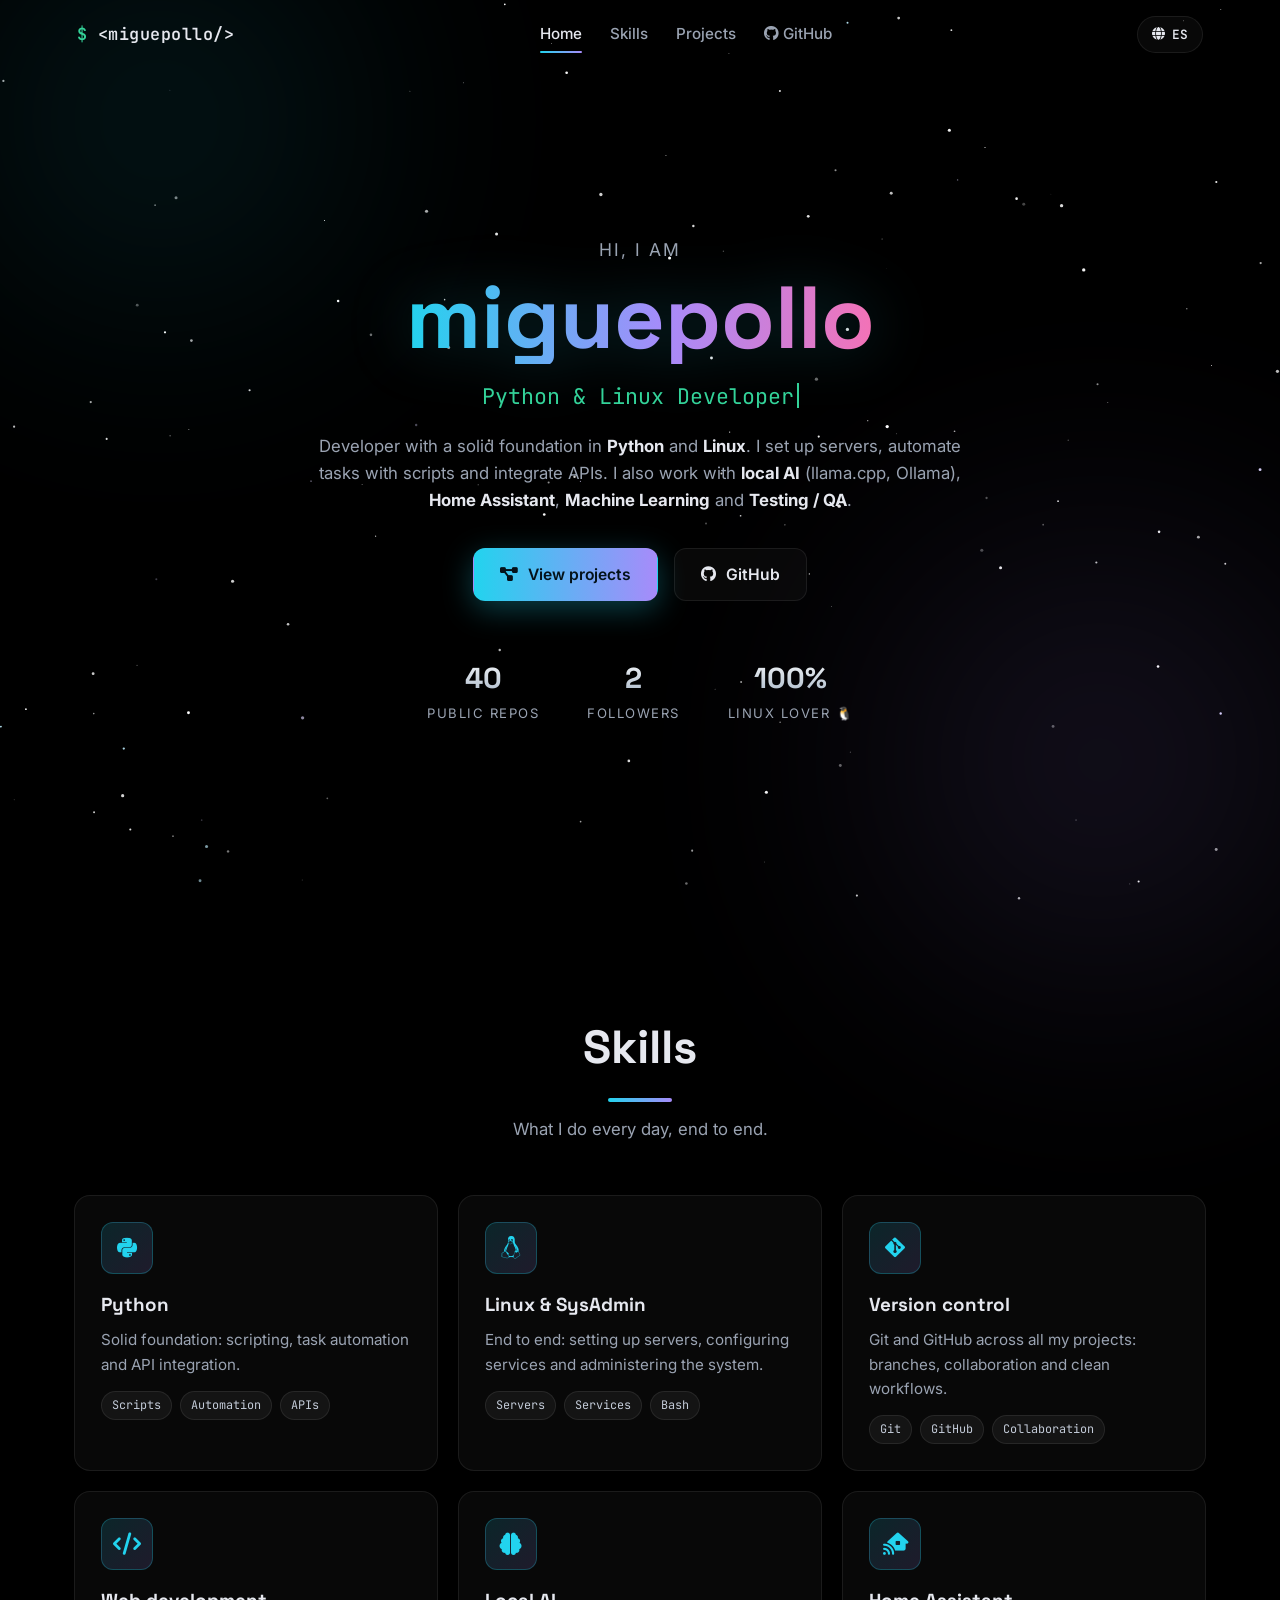
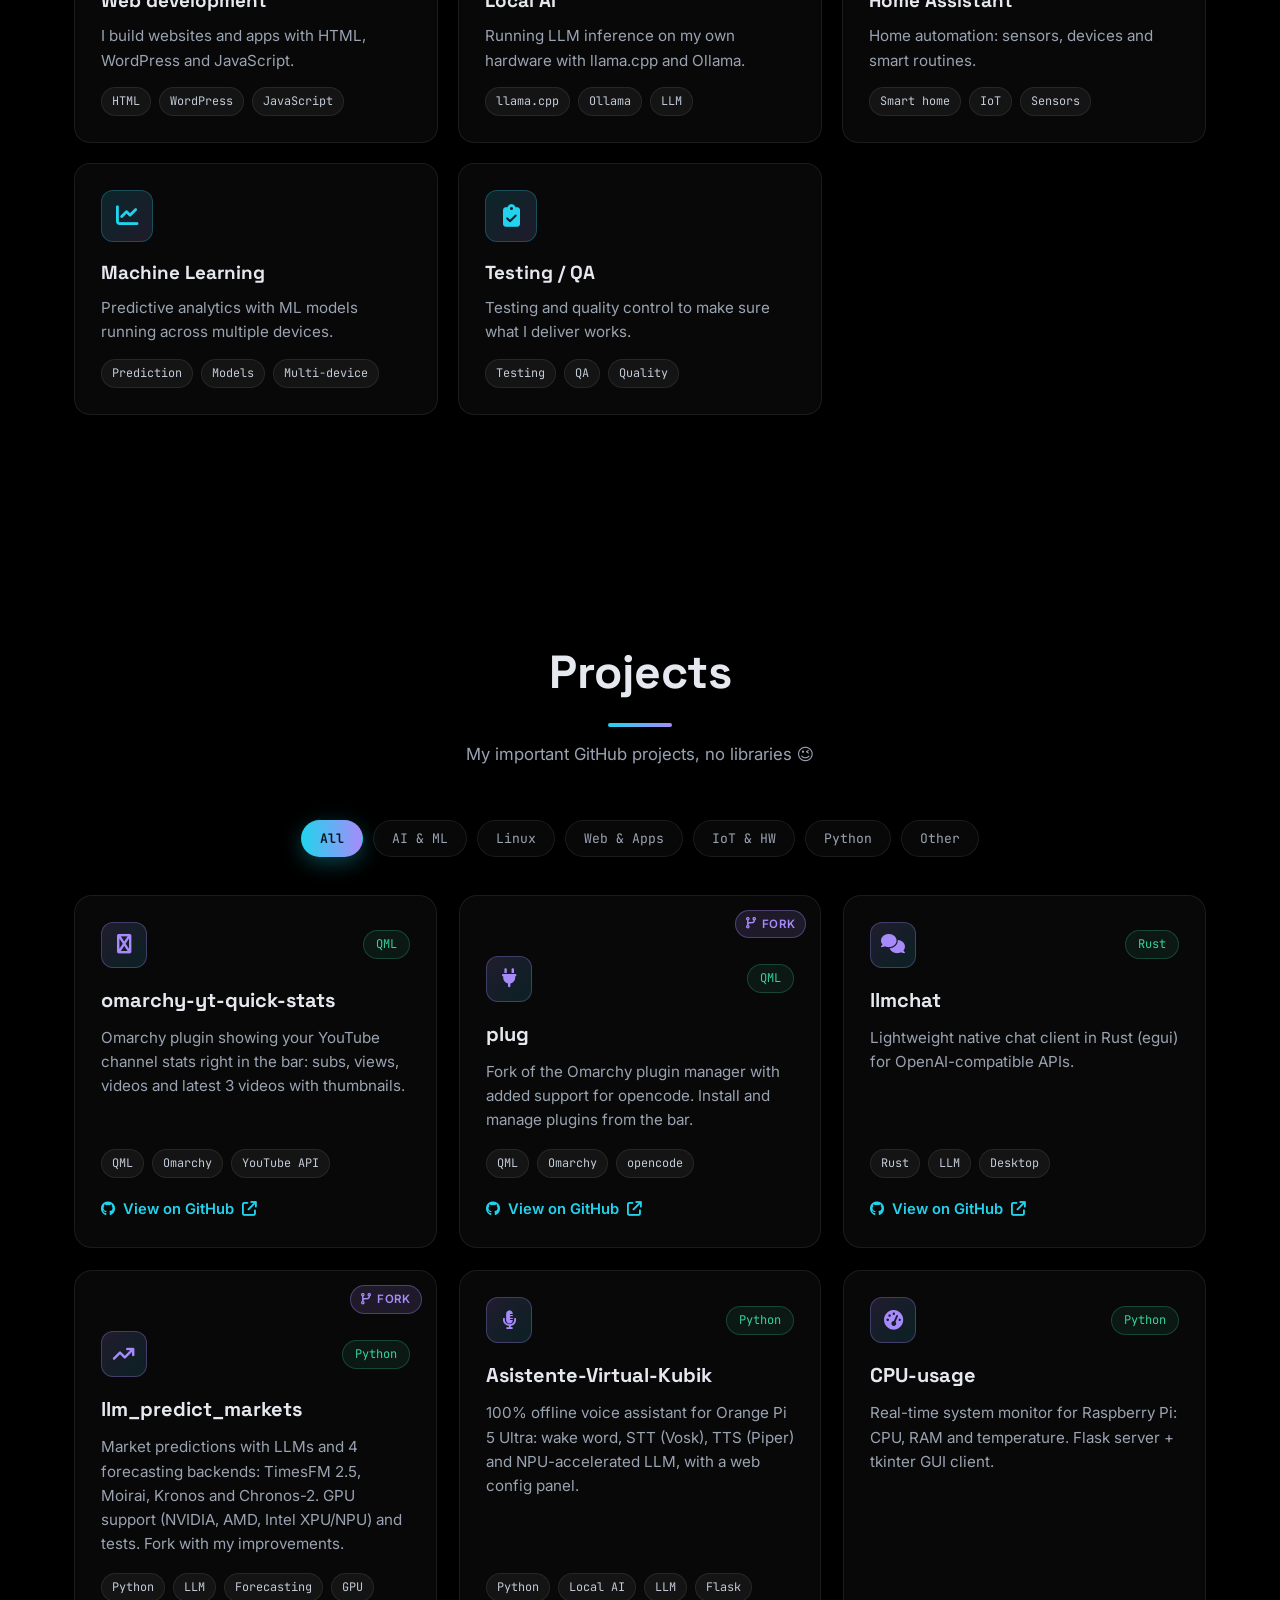
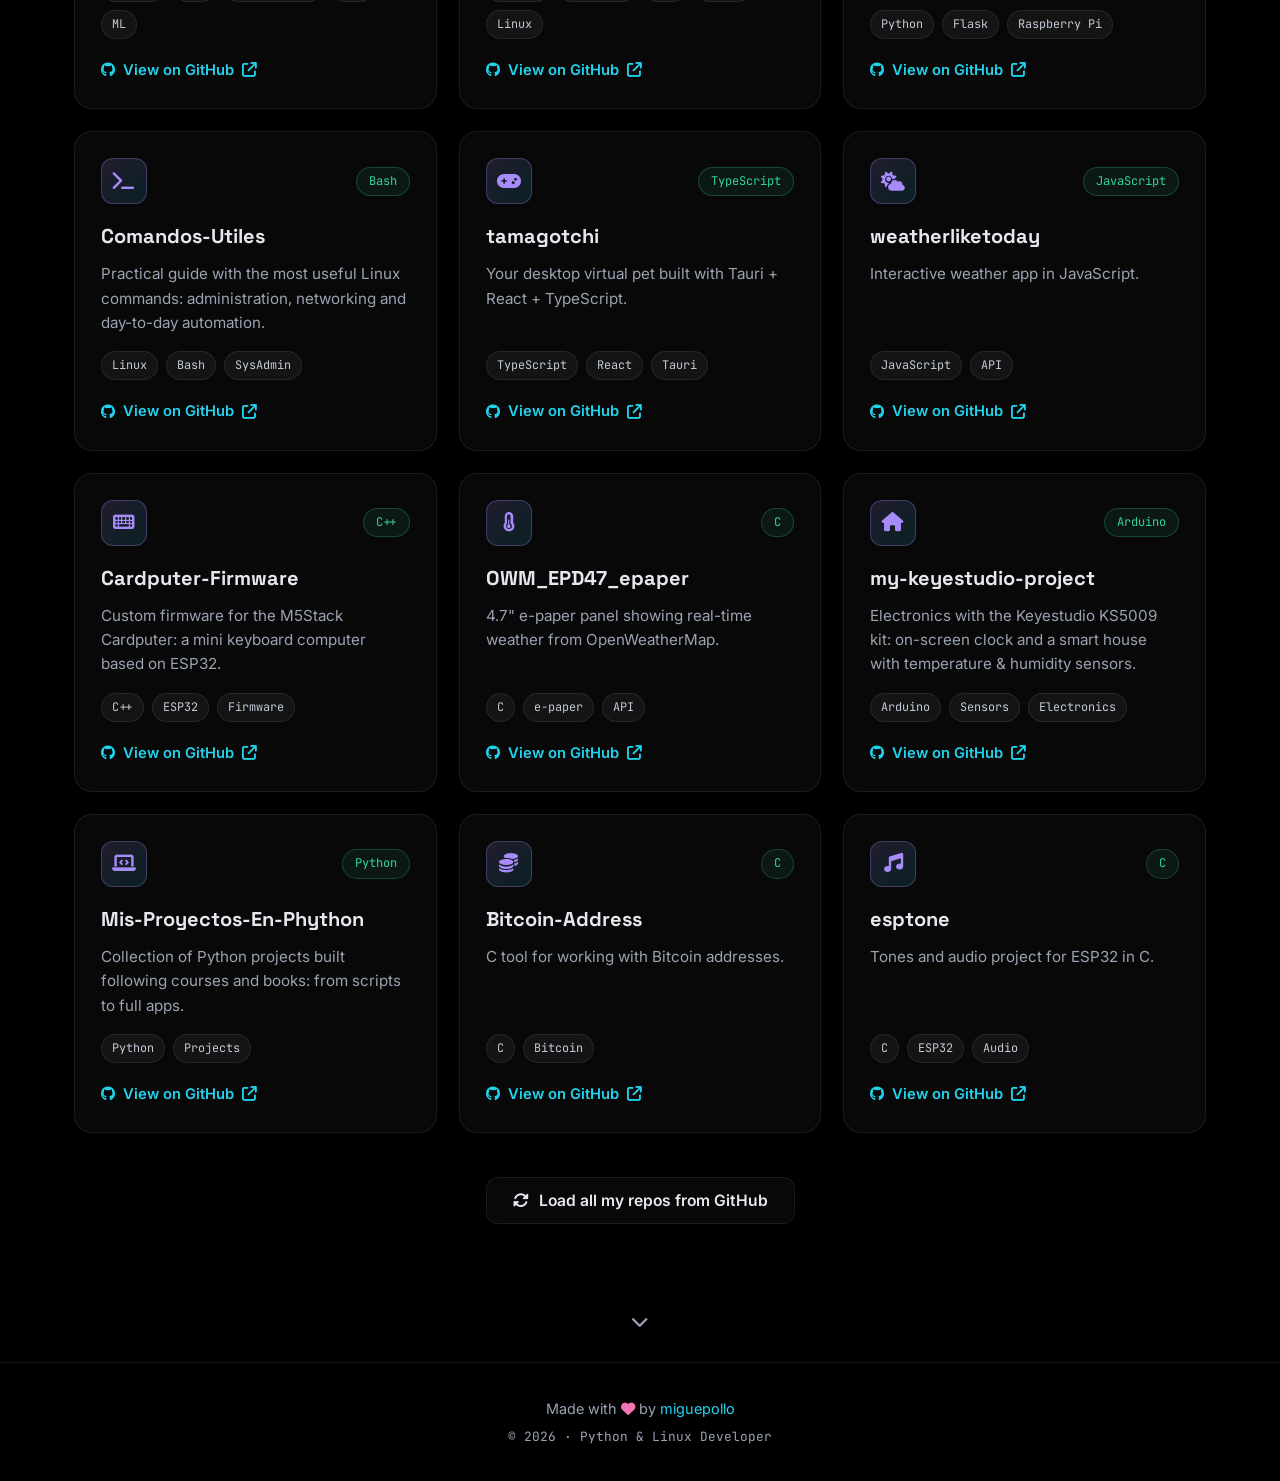
<file: index.html>
<!DOCTYPE html>
<html lang="es">
<head>
<meta charset="UTF-8">
<meta name="viewport" content="width=device-width, initial-scale=1.0">
<meta name="description" content="miguepollo · Desarrollador con base sólida en Python y Linux. IA en local, Home Assistant, Machine Learning y Testing/QA.">
<title>miguepollo · Desarrollador Python &amp; Linux</title>
<link rel="icon" type="image/x-icon" href="/favicon.ico">
<link rel="preconnect" href="https://fonts.googleapis.com">
<link rel="preconnect" href="https://fonts.gstatic.com" crossorigin>
<link href="https://fonts.googleapis.com/css2?family=Inter:wght@400;500;600&family=JetBrains+Mono:wght@400;600&family=Space+Grotesk:wght@500;600;700&display=swap" rel="stylesheet">
<link rel="stylesheet" href="https://cdnjs.cloudflare.com/ajax/libs/font-awesome/6.5.2/css/all.min.css">
<link rel="stylesheet" href="styles.css">
</head>
<body>

<canvas id="stars" aria-hidden="true"></canvas>
<div class="glow glow-a" aria-hidden="true"></div>
<div class="glow glow-b" aria-hidden="true"></div>

<header class="nav">
  <a class="nav-logo" href="#inicio">&lt;miguepollo/&gt;</a>
  <nav class="nav-links" id="navLinks">
    <a href="#inicio" data-i18n="nav.inicio">Inicio</a>
    <a href="#habilidades" data-i18n="nav.habilidades">Habilidades</a>
    <a href="#proyectos" data-i18n="nav.proyectos">Proyectos</a>
    <a href="https://github.com/miguepollo" target="_blank" rel="noopener"><i class="fa-brands fa-github"></i> <span data-i18n="nav.github">GitHub</span></a>
  </nav>
  <div class="nav-actions">
    <button class="lang-toggle" id="langToggle" aria-label="Change language / Cambiar idioma"><i class="fa-solid fa-globe"></i> <span id="langToggleText">EN</span></button>
    <button class="nav-toggle" id="navToggle" aria-label="Abrir menú" aria-expanded="false">
      <i class="fa-solid fa-bars"></i>
    </button>
  </div>
</header>

<main>
  <!-- HERO -->
  <section id="inicio" class="hero">
    <p class="hero-greet" data-i18n="hero.greet">Hola, soy</p>
    <h1 class="hero-name">miguepollo</h1>
    <div class="hero-type"><span id="typed"></span><span class="cursor" aria-hidden="true"></span></div>
    <p class="hero-desc" data-i18n-html="hero.desc">
      Desarrollador con base sólida en <strong>Python</strong> y <strong>Linux</strong>. Levanto servidores, automatizo
      tareas con scripts e integro APIs. Además trabajo con <strong>IA en local</strong> (llama.cpp, Ollama),
      <strong>Home Assistant</strong>, <strong>Machine Learning</strong> y <strong>Testing / QA</strong>.
    </p>
    <div class="hero-actions">
      <a href="#proyectos" class="btn btn-primary"><i class="fa-solid fa-diagram-project"></i> <span data-i18n="hero.btnProjects">Ver proyectos</span></a>
      <a href="https://github.com/miguepollo" target="_blank" rel="noopener" class="btn btn-ghost"><i class="fa-brands fa-github"></i> <span data-i18n="hero.btnGithub">GitHub</span></a>
    </div>
    <div class="hero-stats">
      <div class="stat"><span class="stat-num" id="statRepos">40</span><span class="stat-label" data-i18n="hero.statRepos">repos públicos</span></div>
      <div class="stat"><span class="stat-num" id="statFollowers">2</span><span class="stat-label" data-i18n="hero.statFollowers">seguidores</span></div>
      <div class="stat"><span class="stat-num">100%</span><span class="stat-label" data-i18n="hero.statLinux">Linux lover 🐧</span></div>
    </div>
    <a class="scroll-hint" href="#habilidades" aria-label="Bajar a habilidades"><i class="fa-solid fa-chevron-down"></i></a>
  </section>
  <!-- HABILIDADES -->
  <section id="habilidades" class="section">
    <header class="section-head reveal">
      <h2 data-i18n="skills.title">Habilidades</h2>
      <p class="section-sub" data-i18n="skills.sub">Lo que hago día a día, de punta a punta.</p>
    </header>
    <div class="skills-grid" id="skillsGrid"></div>
  </section>

  <!-- PROYECTOS -->
  <section id="proyectos" class="section">
    <header class="section-head reveal">
      <h2 data-i18n="projects.title">Proyectos</h2>
      <p class="section-sub" data-i18n="projects.sub">Mis proyectos importantes en GitHub, nada de librerías 😉</p>
    </header>
    <div class="filters reveal" id="filters"></div>
    <div class="projects-grid" id="projectsGrid"></div>
    <div class="load-more-wrap reveal">
      <button id="loadMore" class="btn btn-ghost">
        <i id="loadMoreIcon" class="fa-solid fa-rotate"></i>
        <span id="loadMoreText" data-i18n="projects.loadMore">Cargar todos mis repos desde GitHub</span>
      </button>
      <div id="extraRepos" class="extra-repos"></div>
    </div>
  </section>
</main>

<footer class="footer">
  <p><span data-i18n="footer.made">Hecho con</span> <i class="fa-solid fa-heart"></i> <span data-i18n="footer.by">por</span> <a href="https://github.com/miguepollo" target="_blank" rel="noopener">miguepollo</a></p>
  <p class="footer-meta">© <span id="year"></span> · <span data-i18n="footer.meta">Desarrollador Python &amp; Linux</span></p>
</footer>
<script>
'use strict';

/* ---------- Año ---------- */
document.getElementById('year').textContent = new Date().getFullYear();

/* ---------- Idioma (ES/EN) ---------- */
const translations = {
  es: {
    metaTitle: 'miguepollo · Desarrollador Python & Linux',
    metaDesc: 'miguepollo · Desarrollador con base sólida en Python y Linux. IA en local, Home Assistant, Machine Learning y Testing/QA.',
    nav: { inicio: 'Inicio', habilidades: 'Habilidades', proyectos: 'Proyectos', github: 'GitHub' },
    hero: {
      greet: 'Hola, soy',
      desc: 'Desarrollador con base sólida en <strong>Python</strong> y <strong>Linux</strong>. Levanto servidores, automatizo tareas con scripts e integro APIs. Además trabajo con <strong>IA en local</strong> (llama.cpp, Ollama), <strong>Home Assistant</strong>, <strong>Machine Learning</strong> y <strong>Testing / QA</strong>.',
      btnProjects: 'Ver proyectos',
      btnGithub: 'GitHub',
      statRepos: 'repos públicos',
      statFollowers: 'seguidores',
      statLinux: 'Linux lover 🐧',
      phrases: [
        'Desarrollador Python & Linux',
        'IA local con llama.cpp y Ollama',
        'Home Assistant y automatización',
        'Machine Learning multi-dispositivo',
        'Testing / QA de principio a fin'
      ]
    },
    skills: { title: 'Habilidades', sub: 'Lo que hago día a día, de punta a punta.' },
    skillsList: [
      { icon: 'fa-brands fa-python', title: 'Python', desc: 'Base sólida: scripting, automatización de tareas e integración de APIs.', tags: ['Scripts', 'Automatización', 'APIs'] },
      { icon: 'fa-brands fa-linux', title: 'Linux & SysAdmin', desc: 'De principio a fin: levantar servidores, configurar servicios y administrar el sistema.', tags: ['Servidores', 'Servicios', 'Bash'] },
      { icon: 'fa-brands fa-git-alt', title: 'Control de versiones', desc: 'Git y GitHub en todos mis proyectos: ramas, colaboración y flujos limpios.', tags: ['Git', 'GitHub', 'Colaboración'] },
      { icon: 'fa-solid fa-code', title: 'Desarrollo web', desc: 'Creo sitios y aplicaciones web con HTML, WordPress y JavaScript.', tags: ['HTML', 'WordPress', 'JavaScript'] },
      { icon: 'fa-solid fa-brain', title: 'IA en local', desc: 'Inferencia de modelos LLM en mi propio hardware con llama.cpp y Ollama.', tags: ['llama.cpp', 'Ollama', 'LLM'] },
      { icon: 'fa-solid fa-house-signal', title: 'Home Assistant', desc: 'Automatización del hogar: sensores, dispositivos y rutinas inteligentes.', tags: ['Domótica', 'IoT', 'Sensores'] },
      { icon: 'fa-solid fa-chart-line', title: 'Machine Learning', desc: 'Análisis predictivo con modelos de ML que corren en varios dispositivos.', tags: ['Predicción', 'Modelos', 'Multi-dispositivo'] },
      { icon: 'fa-solid fa-clipboard-check', title: 'Testing / QA', desc: 'Pruebas y control de calidad para asegurar que lo que entrego funciona bien.', tags: ['Testing', 'QA', 'Calidad'] }
    ],
    projects: {
      title: 'Proyectos',
      sub: 'Mis proyectos importantes en GitHub, nada de librerías 😉',
      filters: { all: 'Todos', ia: 'IA & ML', linux: 'Linux', web: 'Web & Apps', iot: 'IoT & HW', python: 'Python', otros: 'Otros' },
      viewOn: 'Ver en GitHub',
      loadMore: 'Cargar todos mis repos desde GitHub',
      loading: 'Cargando repos desde GitHub…',
      loaded: 'Todos mis repos cargados',
      error: 'No se pudo conectar · Reintentar',
      moreRepos: 'Más repos míos'
    },
    footer: { made: 'Hecho con', by: 'por', meta: 'Desarrollador Python & Linux' }
  },
  en: {
    metaTitle: 'miguepollo · Python & Linux Developer',
    metaDesc: 'miguepollo · Developer with a solid foundation in Python and Linux. Local AI, Home Assistant, Machine Learning and Testing/QA.',
    nav: { inicio: 'Home', habilidades: 'Skills', proyectos: 'Projects', github: 'GitHub' },
    hero: {
      greet: 'Hi, I am',
      desc: 'Developer with a solid foundation in <strong>Python</strong> and <strong>Linux</strong>. I set up servers, automate tasks with scripts and integrate APIs. I also work with <strong>local AI</strong> (llama.cpp, Ollama), <strong>Home Assistant</strong>, <strong>Machine Learning</strong> and <strong>Testing / QA</strong>.',
      btnProjects: 'View projects',
      btnGithub: 'GitHub',
      statRepos: 'public repos',
      statFollowers: 'followers',
      statLinux: 'Linux lover 🐧',
      phrases: [
        'Python & Linux Developer',
        'Local AI with llama.cpp and Ollama',
        'Home Assistant & automation',
        'Multi-device Machine Learning',
        'Testing / QA end to end'
      ]
    },
    skills: { title: 'Skills', sub: 'What I do every day, end to end.' },
    skillsList: [
      { icon: 'fa-brands fa-python', title: 'Python', desc: 'Solid foundation: scripting, task automation and API integration.', tags: ['Scripts', 'Automation', 'APIs'] },
      { icon: 'fa-brands fa-linux', title: 'Linux & SysAdmin', desc: 'End to end: setting up servers, configuring services and administering the system.', tags: ['Servers', 'Services', 'Bash'] },
      { icon: 'fa-brands fa-git-alt', title: 'Version control', desc: 'Git and GitHub across all my projects: branches, collaboration and clean workflows.', tags: ['Git', 'GitHub', 'Collaboration'] },
      { icon: 'fa-solid fa-code', title: 'Web development', desc: 'I build websites and apps with HTML, WordPress and JavaScript.', tags: ['HTML', 'WordPress', 'JavaScript'] },
      { icon: 'fa-solid fa-brain', title: 'Local AI', desc: 'Running LLM inference on my own hardware with llama.cpp and Ollama.', tags: ['llama.cpp', 'Ollama', 'LLM'] },
      { icon: 'fa-solid fa-house-signal', title: 'Home Assistant', desc: 'Home automation: sensors, devices and smart routines.', tags: ['Smart home', 'IoT', 'Sensors'] },
      { icon: 'fa-solid fa-chart-line', title: 'Machine Learning', desc: 'Predictive analytics with ML models running across multiple devices.', tags: ['Prediction', 'Models', 'Multi-device'] },
      { icon: 'fa-solid fa-clipboard-check', title: 'Testing / QA', desc: 'Testing and quality control to make sure what I deliver works.', tags: ['Testing', 'QA', 'Quality'] }
    ],
    projects: {
      title: 'Projects',
      sub: 'My important GitHub projects, no libraries 😉',
      filters: { all: 'All', ia: 'AI & ML', linux: 'Linux', web: 'Web & Apps', iot: 'IoT & HW', python: 'Python', otros: 'Other' },
      viewOn: 'View on GitHub',
      loadMore: 'Load all my repos from GitHub',
      loading: 'Loading repos from GitHub…',
      loaded: 'All my repos loaded',
      error: 'Could not connect · Retry',
      moreRepos: 'More of my repos'
    },
    footer: { made: 'Made with', by: 'by', meta: 'Python & Linux Developer' }
  }
};

let currentLang = (() => {
  try {
    const saved = localStorage.getItem('lang');
    if (saved === 'es' || saved === 'en') return saved;
  } catch (e) { /* storage blocked */ }
  return (navigator.language || '').toLowerCase().indexOf('en') === 0 ? 'en' : 'es';
})();

function escapeHtml(value) {
  return String(value)
    .replace(/&/g, '&amp;')
    .replace(/</g, '&lt;')
    .replace(/>/g, '&gt;')
    .replace(/"/g, '&quot;');
}

function t(key) {
  return key.split('.').reduce((o, k) => o[k], translations[currentLang]);
}

/* ---------- Navegación ---------- */
const navToggle = document.getElementById('navToggle');
const navLinksEl = document.getElementById('navLinks');
const nav = document.querySelector('.nav');

navToggle.addEventListener('click', () => {
  const open = navLinksEl.classList.toggle('open');
  navToggle.setAttribute('aria-expanded', String(open));
  navToggle.querySelector('i').className = open ? 'fa-solid fa-xmark' : 'fa-solid fa-bars';
});

navLinksEl.querySelectorAll('a').forEach(a => a.addEventListener('click', () => {
  navLinksEl.classList.remove('open');
  navToggle.setAttribute('aria-expanded', 'false');
  navToggle.querySelector('i').className = 'fa-solid fa-bars';
}));

const sectionIds = ['inicio', 'habilidades', 'proyectos'];
function highlightNav() {
  const pos = window.scrollY + 140;
  let current = '';
  for (const id of sectionIds) {
    const el = document.getElementById(id);
    if (el && el.offsetTop <= pos) current = id;
  }
  navLinksEl.querySelectorAll('a').forEach(a =>
    a.classList.toggle('active', a.getAttribute('href') === '#' + current));
}
function onScroll() {
  nav.classList.toggle('scrolled', window.scrollY > 30);
  highlightNav();
}
window.addEventListener('scroll', onScroll);
onScroll();

/* ---------- Fondo de estrellas ---------- */
const canvas = document.getElementById('stars');
const ctx = canvas.getContext('2d');
const starColors = ['255,255,255', '173,216,230', '221,214,254'];
let stars = [], W = 0, H = 0;

function newStar() {
  return {
    x: Math.random() * W,
    y: Math.random() * H,
    r: Math.random() * 1.4 + 0.3,
    spd: Math.random() * 0.25 + 0.03,
    tw: Math.random() * Math.PI * 2,
    twSpd: Math.random() * 0.03 + 0.008,
    hue: Math.random() < 0.14 ? Math.floor(Math.random() * starColors.length) : 0
  };
}

function resizeStars() {
  W = canvas.width = window.innerWidth;
  H = canvas.height = window.innerHeight;
  stars = Array.from({ length: Math.round(Math.min(170, W / 9)) }, newStar);
}

function drawStars() {
  ctx.clearRect(0, 0, W, H);
  for (const s of stars) {
    s.y -= s.spd;
    if (s.y < -3) { s.y = H + 3; s.x = Math.random() * W; }
    s.tw += s.twSpd;
    const a = (0.25 + 0.75 * Math.abs(Math.sin(s.tw))).toFixed(2);
    ctx.beginPath();
    ctx.arc(s.x, s.y, s.r, 0, Math.PI * 2);
    ctx.fillStyle = 'rgba(' + starColors[s.hue] + ',' + a + ')';
    ctx.fill();
  }
  requestAnimationFrame(drawStars);
}
window.addEventListener('resize', resizeStars);
resizeStars();
drawStars();

/* ---------- Efecto de escritura ---------- */
const typedEl = document.getElementById('typed');
let phrases = [];
let pi = 0, ci = 0, deleting = false, typeTimer = null;

function typeLoop() {
  const current = phrases[pi];
  typedEl.textContent = current.slice(0, ci);
  if (!deleting) {
    if (ci < current.length) { ci++; typeTimer = setTimeout(typeLoop, 55); }
    else { deleting = true; typeTimer = setTimeout(typeLoop, 1800); }
  } else {
    if (ci > 0) { ci--; typeTimer = setTimeout(typeLoop, 26); }
    else { deleting = false; pi = (pi + 1) % phrases.length; typeTimer = setTimeout(typeLoop, 350); }
  }
}

function startTyping() {
  phrases = translations[currentLang].hero.phrases;
  pi = 0; ci = 0; deleting = false;
  clearTimeout(typeTimer);
  typedEl.textContent = '';
  typeLoop();
}

/* ---------- Animaciones al hacer scroll ---------- */
const io = new IntersectionObserver(entries => {
  entries.forEach(en => {
    if (en.isIntersecting) {
      en.target.classList.add('visible');
      io.unobserve(en.target);
    }
  });
}, { threshold: 0.12 });

document.querySelectorAll('.reveal').forEach(el => io.observe(el));

/* ---------- Proyectos ---------- */
const projects = [
{ name: 'omarchy-yt-quick-stats', cat: 'linux', lang: 'QML', icon: 'fa-youtube',
    desc: { es: 'Plugin para Omarchy que muestra stats de tu canal de YouTube directo en la barra: subs, views, vídeos y últimos 3 vídeos con miniaturas.',
            en: 'Omarchy plugin showing your YouTube channel stats right in the bar: subs, views, videos and latest 3 videos with thumbnails.' },
    tags: ['QML', 'Omarchy', 'YouTube API'],
    url: 'https://github.com/miguepollo/omarchy-yt-quick-stats' },
{ name: 'plug', cat: 'linux', lang: 'QML', icon: 'fa-plug', fork: true,
    desc: { es: 'Fork del gestor de plugins de Omarchy con soporte añadido para opencode. Instalación y gestión de plugins desde la barra.',
            en: 'Fork of the Omarchy plugin manager with added support for opencode. Install and manage plugins from the bar.' },
    tags: ['QML', 'Omarchy', 'opencode'],
    url: 'https://github.com/miguepollo/plug' },
{ name: 'llmchat', cat: 'ia', lang: 'Rust', icon: 'fa-comments',
    desc: { es: 'Cliente de chat ligero y nativo en Rust (egui) para APIs compatibles con OpenAI.',
            en: 'Lightweight native chat client in Rust (egui) for OpenAI-compatible APIs.' },
    tags: ['Rust', 'LLM', 'Desktop'],
    url: 'https://github.com/miguepollo/llmchat' },
  { name: 'llm_predict_markets', cat: 'ia', lang: 'Python', icon: 'fa-arrow-trend-up', fork: true,
    desc: { es: 'Predicciones de mercados con LLM y 4 backends de forecasting: TimesFM 2.5, Moirai, Kronos y Chronos-2. Con soporte de GPU (NVIDIA, AMD, Intel XPU/NPU) y tests. Fork con mis mejoras.',
            en: 'Market predictions with LLMs and 4 forecasting backends: TimesFM 2.5, Moirai, Kronos and Chronos-2. GPU support (NVIDIA, AMD, Intel XPU/NPU) and tests. Fork with my improvements.' },
    tags: ['Python', 'LLM', 'Forecasting', 'GPU', 'ML'],
    url: 'https://github.com/miguepollo/llm_predict_markets' },
  { name: 'Asistente-Virtual-Kubik', cat: 'ia', lang: 'Python', icon: 'fa-microphone-lines',
    desc: { es: 'Asistente de voz 100% offline para Orange Pi 5 Ultra: wake word, STT (Vosk), TTS (Piper) y LLM acelerado por NPU, con panel web de configuración.',
            en: '100% offline voice assistant for Orange Pi 5 Ultra: wake word, STT (Vosk), TTS (Piper) and NPU-accelerated LLM, with a web config panel.' },
    tags: { es: ['Python', 'IA local', 'LLM', 'Flask', 'Linux'], en: ['Python', 'Local AI', 'LLM', 'Flask', 'Linux'] },
    url: 'https://github.com/miguepollo/Asistente-Virtual-Kubik' },
  { name: 'CPU-usage', cat: 'linux', lang: 'Python', icon: 'fa-gauge-high',
    desc: { es: 'Monitor de sistema en tiempo real para Raspberry Pi: CPU, RAM y temperatura. Servidor Flask + cliente gráfico en tkinter.',
            en: 'Real-time system monitor for Raspberry Pi: CPU, RAM and temperature. Flask server + tkinter GUI client.' },
    tags: ['Python', 'Flask', 'Raspberry Pi'],
    url: 'https://github.com/miguepollo/CPU-usage' },
  { name: 'Comandos-Utiles', cat: 'linux', lang: 'Bash', icon: 'fa-terminal',
    desc: { es: 'Guía práctica con los comandos más útiles de Linux: administración, red y automatización del día a día.',
            en: 'Practical guide with the most useful Linux commands: administration, networking and day-to-day automation.' },
    tags: ['Linux', 'Bash', 'SysAdmin'],
    url: 'https://github.com/miguepollo/Comandos-Utiles' },
  { name: 'tamagotchi', cat: 'web', lang: 'TypeScript', icon: 'fa-gamepad',
    desc: { es: 'Tu mascota virtual de escritorio hecha con Tauri + React + TypeScript.',
            en: 'Your desktop virtual pet built with Tauri + React + TypeScript.' },
    tags: ['TypeScript', 'React', 'Tauri'],
    url: 'https://github.com/miguepollo/tamagotchi' },
  { name: 'weatherliketoday', cat: 'web', lang: 'JavaScript', icon: 'fa-cloud-sun',
    desc: { es: 'Aplicación del clima interactiva en JavaScript.',
            en: 'Interactive weather app in JavaScript.' },
    tags: ['JavaScript', 'API'],
    url: 'https://github.com/miguepollo/weatherliketoday' },
  { name: 'Cardputer-Firmware', cat: 'iot', lang: 'C++', icon: 'fa-keyboard',
    desc: { es: 'Firmware personalizado para el M5Stack Cardputer: una mini computadora con teclado basada en ESP32.',
            en: 'Custom firmware for the M5Stack Cardputer: a mini keyboard computer based on ESP32.' },
    tags: ['C++', 'ESP32', 'Firmware'],
    url: 'https://github.com/miguepollo/Cardputer-Firmware' },
  { name: 'OWM_EPD47_epaper', cat: 'iot', lang: 'C', icon: 'fa-temperature-half',
    desc: { es: 'Panel e-paper de 4.7" que muestra el clima en tiempo real con datos de OpenWeatherMap.',
            en: '4.7" e-paper panel showing real-time weather from OpenWeatherMap.' },
    tags: ['C', 'e-paper', 'API'],
    url: 'https://github.com/miguepollo/OWM_EPD47_epaper' },
  { name: 'my-keyestudio-project', cat: 'iot', lang: 'Arduino', icon: 'fa-house',
    desc: { es: 'Electrónica con el kit Keyestudio KS5009: reloj en pantalla y casa con sensores de temperatura y humedad.',
            en: 'Electronics with the Keyestudio KS5009 kit: on-screen clock and a smart house with temperature & humidity sensors.' },
    tags: { es: ['Arduino', 'Sensores', 'Electrónica'], en: ['Arduino', 'Sensors', 'Electronics'] },
    url: 'https://github.com/miguepollo/my-keyestudio-project' },
  { name: 'Mis-Proyectos-En-Phython', cat: 'python', lang: 'Python', icon: 'fa-laptop-code',
    desc: { es: 'Colección de proyectos en Python siguiendo cursos y libros: de scripts a aplicaciones completas.',
            en: 'Collection of Python projects built following courses and books: from scripts to full apps.' },
    tags: { es: ['Python', 'Proyectos'], en: ['Python', 'Projects'] },
    url: 'https://github.com/miguepollo/Mis-Proyectos-En-Phython' },
  { name: 'Bitcoin-Address', cat: 'otros', lang: 'C', icon: 'fa-coins',
    desc: { es: 'Herramienta en C para trabajar con direcciones Bitcoin.',
            en: 'C tool for working with Bitcoin addresses.' },
    tags: ['C', 'Bitcoin'],
    url: 'https://github.com/miguepollo/Bitcoin-Address' },
  { name: 'esptone', cat: 'iot', lang: 'C', icon: 'fa-music',
    desc: { es: 'Proyecto de tonos y audio para ESP32 en C.',
            en: 'Tones and audio project for ESP32 in C.' },
    tags: ['C', 'ESP32', 'Audio'],
    url: 'https://github.com/miguepollo/esptone' }
];

function renderFilters() {
  const f = document.getElementById('filters');
  const labels = t('projects.filters');
  f.innerHTML = Object.entries(labels).map(([k, label]) =>
    '<button class="chip' + (k === 'all' ? ' active' : '') + '" data-f="' + k + '">' + label + '</button>'
  ).join('');
  f.onclick = e => {
    const chip = e.target.closest('.chip');
    if (!chip) return;
    document.querySelectorAll('.chip').forEach(c => c.classList.remove('active'));
    chip.classList.add('active');
    filterProjects(chip.dataset.f);
  };
}

function filterProjects(cat) {
  document.querySelectorAll('.project-card').forEach(card => {
    const show = cat === 'all' || card.dataset.cat === cat;
    card.style.display = show ? '' : 'none';
  });
}

function renderProjects() {
  const grid = document.getElementById('projectsGrid');
  grid.innerHTML = projects.map(p =>
    '<article class="project-card' + (p.fork ? ' has-badge' : '') + '" data-cat="' + p.cat + '">' +
      (p.fork ? '<span class="project-badge"><i class="fa-solid fa-code-branch"></i> fork</span>' : '') +
      '<div class="project-top">' +
        '<span class="project-icon"><i class="fa-solid ' + p.icon + '"></i></span>' +
        '<span class="project-lang">' + p.lang + '</span>' +
      '</div>' +
      '<h3>' + p.name + '</h3>' +
      '<p>' + p.desc[currentLang] + '</p>' +
      '<div class="project-tags">' + (p.tags[currentLang] || p.tags).map(tag => '<span>' + tag + '</span>').join('') + '</div>' +
      '<a class="project-link" href="' + p.url + '" target="_blank" rel="noopener">' +
        '<i class="fa-brands fa-github"></i> ' + t('projects.viewOn') + ' <i class="fa-solid fa-arrow-up-right-from-square"></i>' +
      '</a>' +
    '</article>'
  ).join('');

  grid.querySelectorAll('.project-card').forEach((card, i) => {
    card.style.transitionDelay = ((i % 6) * 70) + 'ms';
    card.addEventListener('transitionend', () => { card.style.transitionDelay = '0ms'; }, { once: true });
    io.observe(card);
  });
}

/* ---------- Cargar todos los repos (GitHub API) ---------- */
const loadMoreBtn = document.getElementById('loadMore');
const loadMoreIcon = document.getElementById('loadMoreIcon');
const loadMoreText = document.getElementById('loadMoreText');
let reposStatus = 'idle';
loadMoreBtn.addEventListener('click', loadAllRepos);

async function gh(url) {
  const res = await fetch(url);
  if (!res.ok) throw new Error('API error');
  return res.json();
}

async function loadAllRepos() {
  reposStatus = 'loading';
  loadMoreBtn.disabled = true;
  loadMoreIcon.className = 'fa-solid fa-spinner fa-spin';
  loadMoreText.textContent = t('projects.loading');
  try {
    const repos = await gh('https://api.github.com/users/miguepollo/repos?per_page=100&sort=updated');
    const known = new Set(projects.map(p => p.name.toLowerCase()));
    const extra = repos.filter(r => !r.fork && !known.has(r.name.toLowerCase()) && r.name !== 'miguepollo');
    if (extra.length) {
      document.getElementById('extraRepos').innerHTML =
        '<p class="extra-title"><i class="fa-solid fa-diagram-project"></i> ' + escapeHtml(t('projects.moreRepos')) + '</p>' +
        '<ul class="extra-list">' + extra.map(r =>
          '<li><a href="' + escapeHtml(r.html_url) + '" target="_blank" rel="noopener">' + escapeHtml(r.name) + '</a>' +
          (r.language ? '<span class="tag">' + escapeHtml(r.language) + '</span>' : '') +
          (r.description ? '<span class="extra-desc">' + escapeHtml(r.description) + '</span>' : '') +
          '</li>'
        ).join('') + '</ul>';
    }
    reposStatus = 'loaded';
    loadMoreIcon.className = 'fa-solid fa-check';
    loadMoreText.textContent = t('projects.loaded');
  } catch (err) {
    reposStatus = 'error';
    loadMoreBtn.disabled = false;
    loadMoreIcon.className = 'fa-solid fa-triangle-exclamation';
    loadMoreText.textContent = t('projects.error');
  }
}

async function loadStats() {
  try {
    const u = await gh('https://api.github.com/users/miguepollo');
    document.getElementById('statRepos').textContent = u.public_repos;
    document.getElementById('statFollowers').textContent = u.followers;
  } catch (err) { /* mantiene los valores por defecto */ }
}

/* ---------- Aplicar idioma ---------- */
function renderStaticTexts() {
  document.title = t('metaTitle');
  document.documentElement.lang = currentLang;
  const metaDesc = document.querySelector('meta[name="description"]');
  if (metaDesc) metaDesc.content = t('metaDesc');
  document.querySelectorAll('[data-i18n]').forEach(el => {
    if (el.id === 'loadMoreText' && reposStatus !== 'idle') return;
    el.textContent = t(el.dataset.i18n);
  });
  if (reposStatus === 'loading') loadMoreText.textContent = t('projects.loading');
  else if (reposStatus === 'loaded') loadMoreText.textContent = t('projects.loaded');
  else if (reposStatus === 'error') loadMoreText.textContent = t('projects.error');
  document.querySelectorAll('[data-i18n-html]').forEach(el => { el.innerHTML = t(el.dataset.i18nHtml); });
  document.getElementById('langToggleText').textContent = currentLang === 'es' ? 'EN' : 'ES';
}

function renderSkills() {
  const grid = document.getElementById('skillsGrid');
  grid.innerHTML = translations[currentLang].skillsList.map(s =>
    '<article class="skill-card reveal">' +
      '<div class="skill-icon"><i class="' + s.icon + '"></i></div>' +
      '<h3>' + s.title + '</h3>' +
      '<p>' + s.desc + '</p>' +
      '<div class="skill-tags">' + s.tags.map(tag => '<span>' + tag + '</span>').join('') + '</div>' +
    '</article>'
  ).join('');
  grid.querySelectorAll('.skill-card').forEach(card => io.observe(card));
}

function applyLang() {
  renderStaticTexts();
  startTyping();
  renderSkills();
  renderFilters();
  renderProjects();
}

document.getElementById('langToggle').addEventListener('click', () => {
  currentLang = currentLang === 'es' ? 'en' : 'es';
  try { localStorage.setItem('lang', currentLang); } catch (e) { /* ignore */ }
  applyLang();
});

applyLang();
loadStats();
</script>

</body>
</html>
</file>
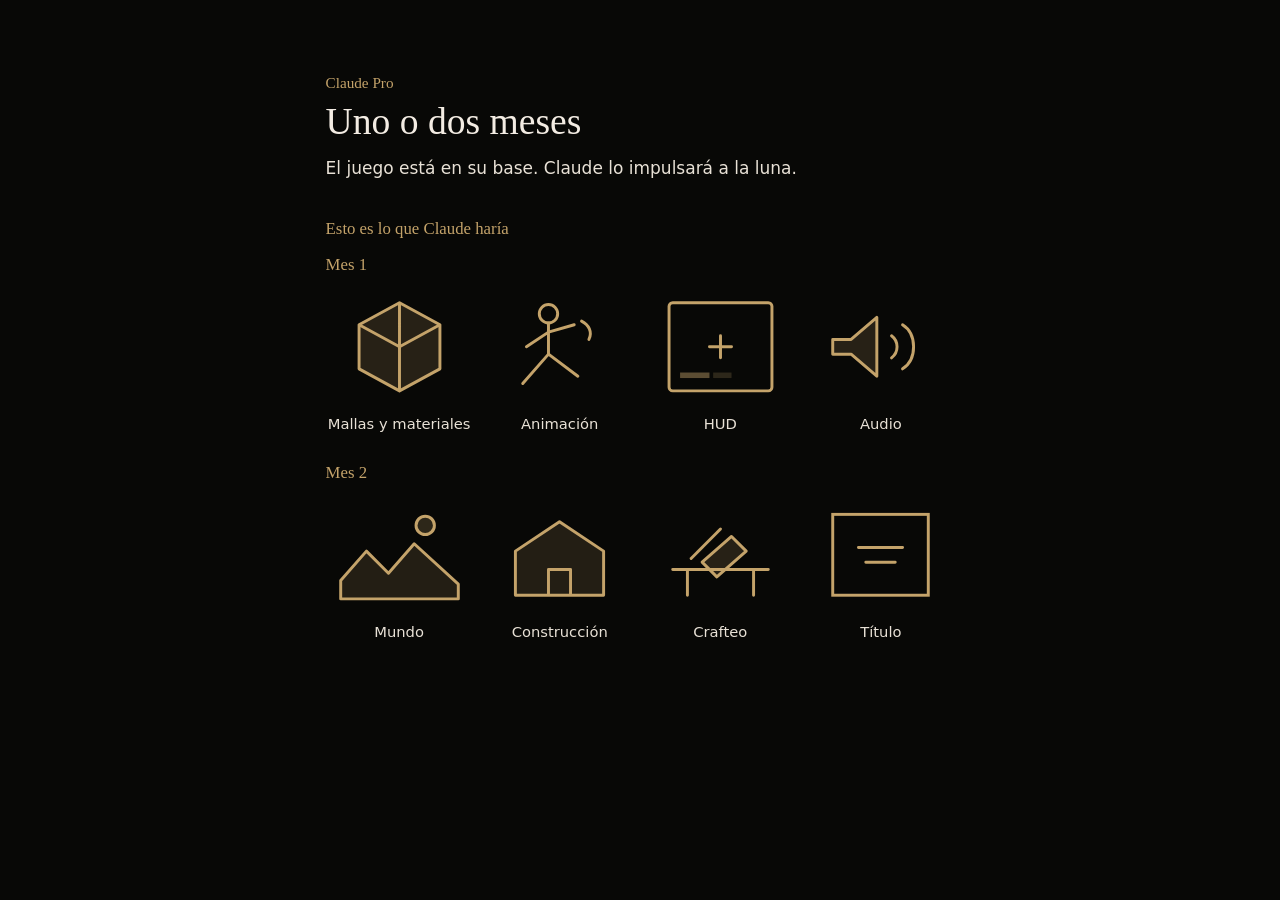
<file: claude/index.html>
<!DOCTYPE html>
<html lang="es">
<head>
<meta charset="UTF-8">
<meta name="viewport" content="width=device-width, initial-scale=1.0">
<title>Uno o dos meses del plan Pro</title>
<meta name="description" content="El juego está en su base. Claude lo impulsará a la luna.">
<style>
  :root {
    --bg: #080806;
    --ink: #e8e1d6;
    --dim: #8c8174;
    --line: #3a342c;
    --mark: #c4a36a;
    --serif: "Iowan Old Style", "Palatino Linotype", Palatino, Georgia, "Times New Roman", serif;
    --sans: "Segoe UI", system-ui, sans-serif;
  }

  * { box-sizing: border-box; }

  body {
    margin: 0;
    background: var(--bg);
    color: var(--ink);
    font-family: var(--sans);
    font-size: 1.0625rem;
    line-height: 1.45;
  }

  .wrap {
    max-width: 42rem;
    margin: 0 auto;
    padding: 4.5rem 1.35rem 5rem;
  }

  h1, h2 {
    font-family: var(--serif);
    font-weight: 500;
    line-height: 1.15;
    color: #f3ece3;
  }

  h1 {
    font-size: 2.35rem;
    margin: 0.35rem 0 0.85rem;
  }

  h2 {
    margin: 0 0 0.85rem;
    font-size: 1.05rem;
    color: var(--mark);
  }

  .kicker {
    margin: 0;
    font-family: var(--serif);
    font-size: 0.95rem;
    color: var(--mark);
  }

  .lead {
    margin: 0 0 2.25rem;
    max-width: 34rem;
  }

  .scheme {
    margin: 0 0 0.85rem;
    font-family: var(--serif);
    font-size: 1.05rem;
    color: var(--mark);
  }

  .month + .month { margin-top: 1.85rem; }

  ul {
    list-style: none;
    display: grid;
    grid-template-columns: repeat(4, 1fr);
    gap: 0.85rem;
    margin: 0;
    padding: 0;
  }

  li {
    margin: 0;
    text-align: center;
  }

  svg {
    display: block;
    width: 100%;
    height: auto;
    margin: 0 0 0.55rem;
    color: var(--mark);
  }

  li span {
    display: block;
    font-size: 0.92rem;
    line-height: 1.3;
  }

  @media (max-width: 640px) {
    .wrap { padding: 2.75rem 1.1rem 4rem; }
    h1 { font-size: 1.85rem; }
    ul { grid-template-columns: repeat(2, 1fr); gap: 1.15rem 0.75rem; }
  }
</style>
</head>
<body>
<main class="wrap">

  <header>
    <p class="kicker">Claude Pro</p>
    <h1>Uno o dos meses</h1>
    <p class="lead">El juego está en su base. Claude lo impulsará a la luna.</p>
  </header>

  <p class="scheme">Esto es lo que Claude haría</p>

  <section class="month">
    <h2>Mes 1</h2>
    <ul>
      <li>
        <svg viewBox="0 0 80 64" aria-hidden="true">
          <path fill="currentColor" fill-opacity="0.16" stroke="currentColor" stroke-width="1.6" stroke-linejoin="round" d="M40 8 L62 20 L62 44 L40 56 L18 44 L18 20 Z"/>
          <path fill="none" stroke="currentColor" stroke-width="1.6" stroke-linejoin="round" d="M40 8 L40 32 L18 20 M40 32 L62 20 M40 32 L40 56"/>
        </svg>
        <span>Mallas y materiales</span>
      </li>
      <li>
        <svg viewBox="0 0 80 64" aria-hidden="true">
          <circle cx="34" cy="14" r="5" fill="none" stroke="currentColor" stroke-width="1.6"/>
          <path fill="none" stroke="currentColor" stroke-width="1.6" stroke-linecap="round" stroke-linejoin="round" d="M34 19 L34 36 M34 24 L22 32 M34 24 L48 20 M34 36 L20 52 M34 36 L50 48"/>
          <path fill="none" stroke="currentColor" stroke-width="1.6" stroke-linecap="round" d="M52 18c4 2 6 6 4 10"/>
        </svg>
        <span>Animación</span>
      </li>
      <li>
        <svg viewBox="0 0 80 64" aria-hidden="true">
          <rect x="12" y="8" width="56" height="48" rx="2" fill="none" stroke="currentColor" stroke-width="1.6"/>
          <path fill="none" stroke="currentColor" stroke-width="1.6" stroke-linecap="round" d="M40 26 V38 M34 32 H46"/>
          <rect x="18" y="46" width="16" height="3" fill="currentColor" fill-opacity="0.45"/>
          <rect x="36" y="46" width="10" height="3" fill="currentColor" fill-opacity="0.2"/>
        </svg>
        <span>HUD</span>
      </li>
      <li>
        <svg viewBox="0 0 80 64" aria-hidden="true">
          <path fill="currentColor" fill-opacity="0.16" stroke="currentColor" stroke-width="1.6" stroke-linejoin="round" d="M14 28 H24 L38 16 V48 L24 36 H14 Z"/>
          <path fill="none" stroke="currentColor" stroke-width="1.6" stroke-linecap="round" d="M46 26c4 3 4 9 0 12 M52 20c8 5 8 19 0 24"/>
        </svg>
        <span>Audio</span>
      </li>
    </ul>
  </section>

  <section class="month">
    <h2>Mes 2</h2>
    <ul>
      <li>
        <svg viewBox="0 0 80 64" aria-hidden="true">
          <circle cx="54" cy="16" r="5" fill="currentColor" fill-opacity="0.2" stroke="currentColor" stroke-width="1.6"/>
          <path fill="currentColor" fill-opacity="0.14" stroke="currentColor" stroke-width="1.6" stroke-linejoin="round" d="M8 46 L22 30 L34 42 L48 26 L72 48 V56 H8 Z"/>
        </svg>
        <span>Mundo</span>
      </li>
      <li>
        <svg viewBox="0 0 80 64" aria-hidden="true">
          <path fill="currentColor" fill-opacity="0.14" stroke="currentColor" stroke-width="1.6" stroke-linejoin="round" d="M16 30 L40 14 L64 30 V54 H16 Z"/>
          <path fill="none" stroke="currentColor" stroke-width="1.6" stroke-linejoin="round" d="M34 54 V40 H46 V54"/>
        </svg>
        <span>Construcción</span>
      </li>
      <li>
        <svg viewBox="0 0 80 64" aria-hidden="true">
          <path fill="none" stroke="currentColor" stroke-width="1.6" stroke-linecap="round" stroke-linejoin="round" d="M14 40 H66 M22 40 V54 M58 40 V54"/>
          <path fill="currentColor" fill-opacity="0.16" stroke="currentColor" stroke-width="1.6" stroke-linejoin="round" d="M30 36 L46 22 L54 30 L38 44 Z"/>
          <path fill="none" stroke="currentColor" stroke-width="1.6" stroke-linecap="round" d="M24 34 L40 18"/>
        </svg>
        <span>Crafteo</span>
      </li>
      <li>
        <svg viewBox="0 0 80 64" aria-hidden="true">
          <rect x="14" y="10" width="52" height="44" fill="none" stroke="currentColor" stroke-width="1.6"/>
          <path fill="none" stroke="currentColor" stroke-width="1.6" stroke-linecap="round" d="M28 28 H52 M32 36 H48"/>
        </svg>
        <span>Título</span>
      </li>
    </ul>
  </section>

</main>
</body>
</html>
</file>
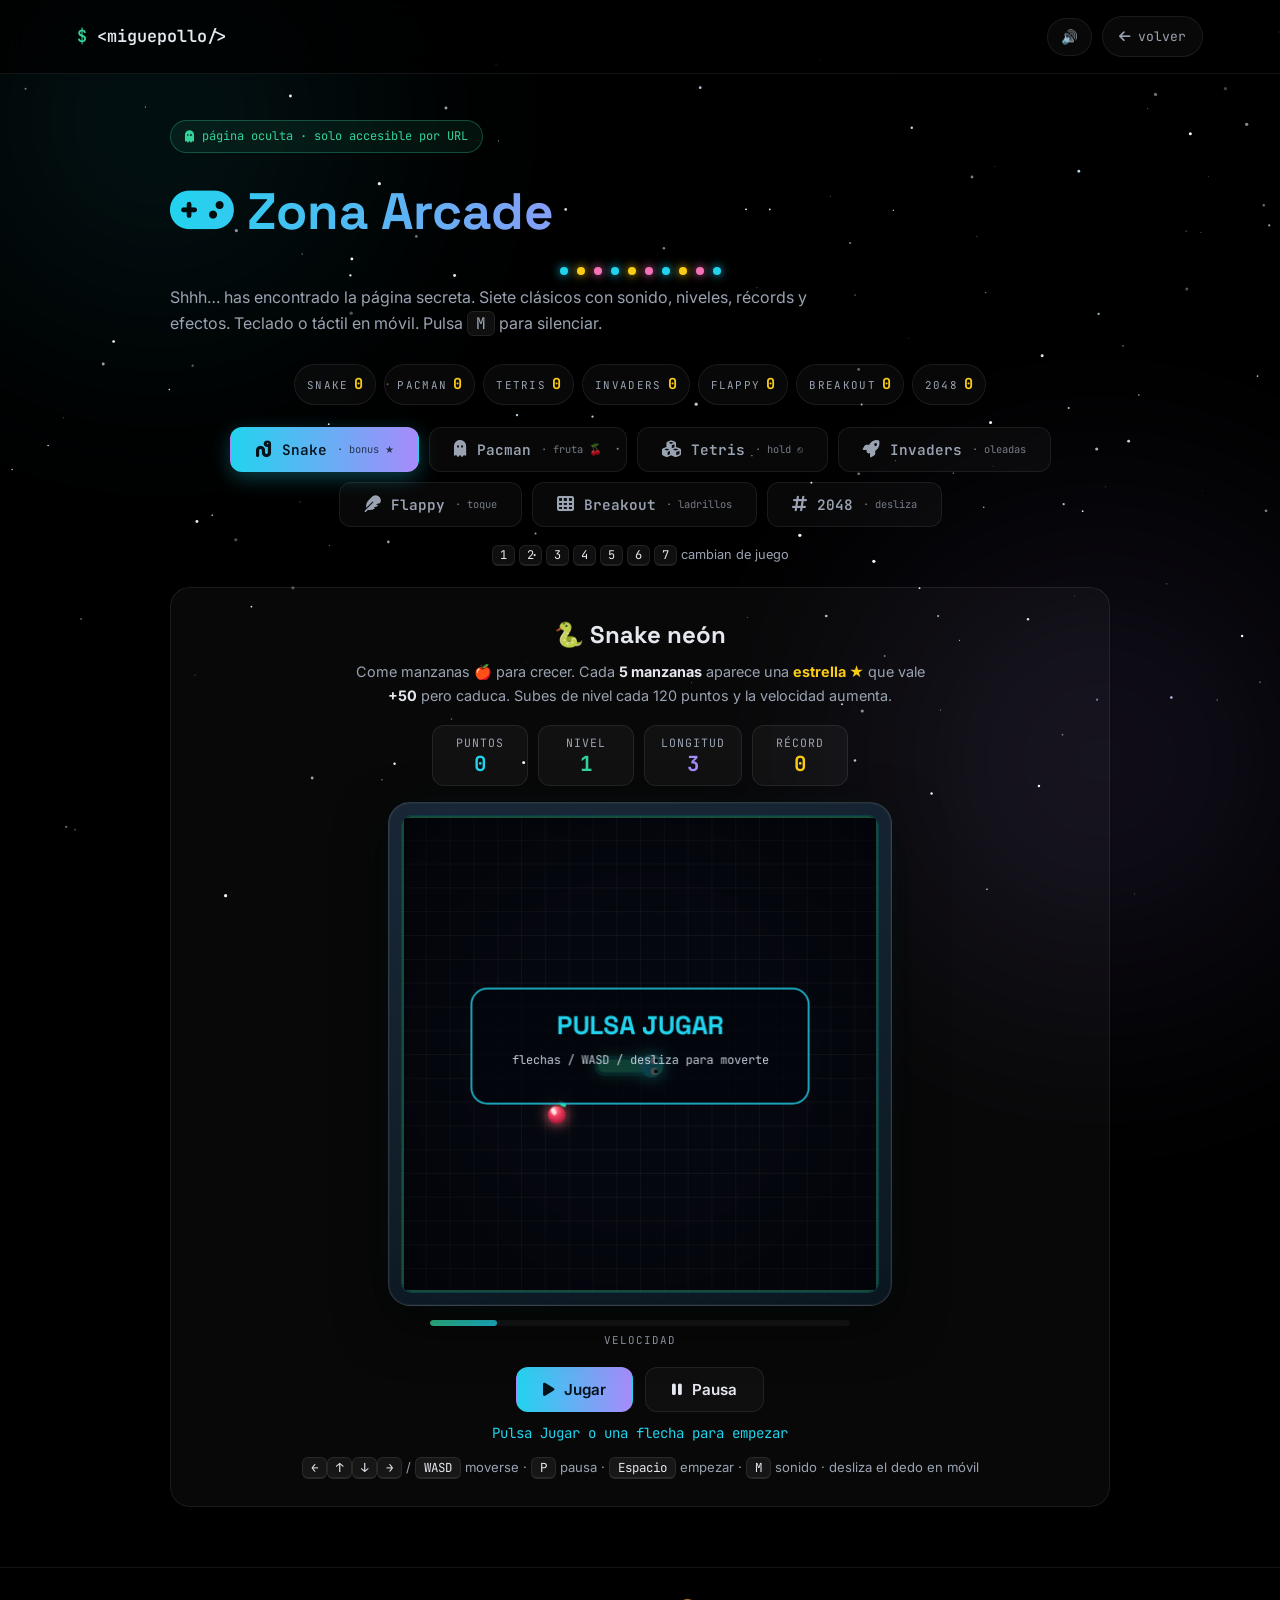
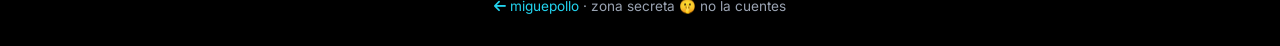
<file: juego/index.html>
<!DOCTYPE html>
<html lang="es">
<head>
<meta charset="UTF-8">
<meta name="viewport" content="width=device-width, initial-scale=1.0">
<title>Arcade secreta · miguepollo</title>
<meta name="description" content="Zona arcade oculta de miguepollo: Snake, Pacman, Tetris, Space Invaders, Flappy, Breakout y 2048.">
<meta name="robots" content="noindex, nofollow">
<link rel="icon" type="image/x-icon" href="/favicon.ico">
<link rel="preconnect" href="https://fonts.googleapis.com">
<link rel="preconnect" href="https://fonts.gstatic.com" crossorigin>
<link href="https://fonts.googleapis.com/css2?family=Inter:wght@400;500;600&family=JetBrains+Mono:wght@400;600&family=Space+Grotesk:wght@500;600;700&display=swap" rel="stylesheet">
<link rel="stylesheet" href="https://cdnjs.cloudflare.com/ajax/libs/font-awesome/6.5.2/css/all.min.css">
<style>
:root{
  --bg:#000; --text:#e6e8ef; --muted:#9aa3b2; --border:rgba(255,255,255,.08);
  --cyan:#22d3ee; --violet:#a78bfa; --green:#34d399; --pink:#f472b6; --yellow:#facc15;
  --mono:'JetBrains Mono',monospace; --body:'Inter',system-ui,sans-serif; --head:'Space Grotesk',system-ui,sans-serif;
}
*{margin:0;padding:0;box-sizing:border-box}
html{scroll-behavior:smooth}
body{background:var(--bg);color:var(--text);font-family:var(--body);line-height:1.6;overflow-x:hidden;min-height:100vh}
#stars{position:fixed;inset:0;z-index:0;pointer-events:none}
.glow{position:fixed;border-radius:50%;filter:blur(130px);opacity:.18;z-index:0;pointer-events:none}
.glow-a{width:520px;height:520px;background:radial-gradient(circle,var(--cyan),transparent 70%);top:-140px;left:-100px}
.glow-b{width:640px;height:640px;background:radial-gradient(circle,var(--violet),transparent 70%);bottom:-180px;right:-140px}
.nav,main,footer{position:relative;z-index:1}
.nav{position:fixed;top:0;left:0;right:0;display:flex;align-items:center;justify-content:space-between;padding:16px 6vw;z-index:50;background:rgba(0,0,0,.72);backdrop-filter:blur(14px);-webkit-backdrop-filter:blur(14px);border-bottom:1px solid var(--border)}
.nav-logo{font-family:var(--mono);font-weight:600;font-size:1.05rem;color:var(--text);text-decoration:none}
.nav-logo::before{content:'$ ';color:var(--green)}
.nav-actions{display:flex;gap:10px;align-items:center}
.nav-back{font-family:var(--mono);font-size:.82rem;color:var(--muted);text-decoration:none;border:1px solid var(--border);padding:9px 16px;border-radius:999px;background:rgba(255,255,255,.03);transition:all .25s}
.nav-back:hover{color:var(--cyan);border-color:rgba(34,211,238,.5)}
.sound-toggle{font-family:var(--mono);font-size:.85rem;color:var(--text);border:1px solid var(--border);background:rgba(255,255,255,.03);padding:9px 13px;border-radius:999px;cursor:pointer;transition:all .25s}
.sound-toggle:hover{border-color:rgba(250,204,21,.5);color:var(--yellow)}
.sound-toggle.off{color:var(--muted)}
main{max-width:980px;margin:0 auto;padding:120px 20px 60px}
.secret-badge{display:inline-flex;align-items:center;gap:8px;font-family:var(--mono);font-size:.75rem;color:var(--green);background:rgba(52,211,153,.08);border:1px solid rgba(52,211,153,.3);padding:6px 14px;border-radius:999px;margin-bottom:18px}
h1{font-family:var(--head);font-size:clamp(2rem,5vw,3.2rem);font-weight:700;background:linear-gradient(90deg,var(--cyan),var(--violet) 55%,var(--pink));-webkit-background-clip:text;background-clip:text;color:transparent}
.sub{color:var(--muted);margin:10px 0 28px;max-width:680px}
.tabs{display:flex;gap:10px;flex-wrap:wrap;justify-content:center;margin-bottom:26px}
.tab{font-family:var(--mono);font-size:.9rem;font-weight:600;padding:12px 24px;border-radius:12px;border:1px solid var(--border);background:rgba(255,255,255,.03);color:var(--muted);cursor:pointer;transition:all .25s;display:inline-flex;align-items:center;gap:10px}
.tab i{font-size:1.05rem}
.tab:hover{color:var(--text);border-color:rgba(255,255,255,.25);transform:translateY(-2px)}
.tab.active{background:linear-gradient(90deg,var(--cyan),var(--violet));color:#04121a;border-color:transparent;box-shadow:0 6px 20px rgba(34,211,238,.3)}
.tab .dot{font-size:.65rem;font-weight:400;opacity:.75}
.panel{display:none}
.panel.active{display:block;animation:fadeIn .3s ease}
@keyframes fadeIn{from{opacity:0;transform:translateY(8px)}to{opacity:1;transform:none}}
.game-card{background:rgba(255,255,255,.03);border:1px solid var(--border);border-radius:20px;padding:28px;text-align:center}
.game-card h2{font-family:var(--head);font-size:1.5rem;margin-bottom:6px}
.game-card .hint{color:var(--muted);font-size:.9rem;margin-bottom:18px;max-width:600px;margin-left:auto;margin-right:auto}
.game-card .hint b{color:var(--text)}
.hud{display:flex;gap:10px;justify-content:center;flex-wrap:wrap;margin-bottom:16px}
.hud-box{font-family:var(--mono);font-size:.72rem;letter-spacing:1px;color:var(--muted);background:rgba(255,255,255,.04);border:1px solid var(--border);border-radius:12px;padding:8px 16px;min-width:96px}
.hud-box b{display:block;font-size:1.3rem;letter-spacing:0;color:var(--cyan);line-height:1.2}
.hud-box.gold b{color:var(--yellow)} .hud-box.green b{color:var(--green)} .hud-box.pink b{color:var(--pink)} .hud-box.violet b{color:var(--violet)}
.marquee{display:flex;justify-content:center;gap:9px;margin:14px 0 8px}
.marquee i{width:8px;height:8px;border-radius:50%;background:#22d3ee;box-shadow:0 0 10px #22d3ee;animation:bulb 1.15s ease-in-out infinite}
.marquee i:nth-child(3n){background:#f472b6;box-shadow:0 0 10px #f472b6}
.marquee i:nth-child(3n+2){background:#facc15;box-shadow:0 0 10px #facc15}
.marquee i:nth-child(2){animation-delay:.12s}.marquee i:nth-child(3){animation-delay:.24s}.marquee i:nth-child(4){animation-delay:.36s}
.marquee i:nth-child(5){animation-delay:.48s}.marquee i:nth-child(6){animation-delay:.6s}.marquee i:nth-child(7){animation-delay:.72s}
.marquee i:nth-child(8){animation-delay:.84s}.marquee i:nth-child(9){animation-delay:.96s}.marquee i:nth-child(10){animation-delay:1.08s}
@keyframes bulb{0%,100%{opacity:.28;transform:scale(.85)}50%{opacity:1;transform:scale(1)}}
.scoreboard{display:flex;gap:8px;justify-content:center;flex-wrap:wrap;margin:0 0 22px}
.scoreboard span{font-family:var(--mono);font-size:.68rem;letter-spacing:.12em;color:var(--muted);border:1px solid var(--border);border-radius:999px;padding:7px 12px;background:rgba(255,255,255,.03)}
.scoreboard b{color:var(--yellow);letter-spacing:0;font-size:.95rem;margin-left:6px}
.tab-switch{text-align:center;color:var(--muted);font-size:.8rem;margin:-8px 0 22px}
.tab-switch kbd{font-family:var(--mono);background:rgba(255,255,255,.06);border:1px solid var(--border);border-bottom-width:2px;border-radius:6px;padding:1px 7px;font-size:.75rem;color:var(--text)}
.canvas-wrap{position:relative;display:inline-block;max-width:100%;vertical-align:top;line-height:0;padding:12px;border-radius:22px;background:linear-gradient(165deg,#1a2030,#0c1018);border:1px solid rgba(255,255,255,.14);box-shadow:0 18px 50px rgba(0,0,0,.5),inset 0 0 0 1px rgba(255,255,255,.04),inset 0 0 28px rgba(34,211,238,.05)}
.canvas-wrap.wide{display:block;width:min(100%,504px);margin:0 auto}
.canvas-wrap.wide canvas.game{width:100%}
canvas.game{image-rendering:auto;background:#05070f;border:1px solid rgba(34,211,238,.25);border-radius:10px;box-shadow:0 0 40px rgba(34,211,238,.08),inset 0 0 0 1px rgba(0,0,0,.65);max-width:100%;height:auto;display:block;touch-action:none}
.scan{position:absolute;inset:12px;border-radius:10px;pointer-events:none;background:repeating-linear-gradient(0deg,rgba(255,255,255,.03) 0 1px,transparent 1px 3px);mix-blend-mode:overlay}
.hud-box.pop b{animation:recpop .55s cubic-bezier(.2,1.4,.4,1)}
@keyframes recpop{0%{transform:scale(1)}45%{transform:scale(1.28);color:var(--yellow)}100%{transform:scale(1)}}
.progress{max-width:420px;height:6px;margin:14px auto 0;background:rgba(255,255,255,.06);border-radius:99px;overflow:hidden}
.progress i{display:block;height:100%;width:0%;border-radius:99px;background:linear-gradient(90deg,var(--green),var(--cyan));transition:width .3s}
.progress.pac i{background:linear-gradient(90deg,var(--yellow),var(--pink))}
.progress.tet i{background:linear-gradient(90deg,var(--violet),var(--cyan))}
.progress.inv i{background:linear-gradient(90deg,var(--pink),var(--yellow))}
.progress.flap i{background:linear-gradient(90deg,var(--cyan),var(--green))}
.progress.brk i{background:linear-gradient(90deg,var(--violet),var(--pink))}
.progress.g2048 i{background:linear-gradient(90deg,var(--yellow),var(--green))}
.canvas-wrap.narrow{display:block;width:min(100%,446px);margin:0 auto}
.canvas-wrap.narrow canvas.game{width:100%}
.progress-label{font-family:var(--mono);font-size:.68rem;color:var(--muted);letter-spacing:1px;margin-top:6px}
.btn-row{display:flex;gap:12px;justify-content:center;flex-wrap:wrap;margin:18px 0 6px}
.btn{display:inline-flex;align-items:center;gap:10px;padding:12px 26px;border-radius:12px;font-weight:600;font-size:.95rem;border:1px solid transparent;cursor:pointer;font-family:var(--body);transition:all .25s;text-decoration:none}
.btn-primary{background:linear-gradient(90deg,var(--cyan),var(--violet));color:#04121a}
.btn-primary:hover{transform:translateY(-2px);box-shadow:0 10px 30px rgba(34,211,238,.4)}
.btn-ghost{border-color:var(--border);color:var(--text);background:rgba(255,255,255,.03)}
.btn-ghost:hover{border-color:rgba(255,255,255,.25)}
.msg{min-height:1.6em;font-family:var(--mono);font-size:.88rem;margin-top:10px;color:var(--yellow)}
.msg.win{color:var(--green)} .msg.lose{color:var(--pink)} .msg.info{color:var(--cyan)}
.keys{color:var(--muted);font-size:.82rem;margin-top:12px}
.keys kbd{font-family:var(--mono);background:rgba(255,255,255,.06);border:1px solid var(--border);border-bottom-width:2px;border-radius:6px;padding:1px 8px;font-size:.78rem;color:var(--text)}
.dpad{display:none;gap:8px;justify-content:center;margin-top:16px;user-select:none;-webkit-user-select:none}
.dpad-grid{display:grid;grid-template-columns:repeat(3,56px);grid-template-rows:repeat(2,56px);gap:8px;justify-content:center}
.dpad button{font-size:1.2rem;border-radius:12px;border:1px solid var(--border);background:rgba(255,255,255,.05);color:var(--text);cursor:pointer;touch-action:manipulation}
.dpad button:active{background:rgba(34,211,238,.2);border-color:var(--cyan)}
.tetris-layout{display:flex;gap:20px;justify-content:center;align-items:flex-start;flex-wrap:wrap}
.tetris-side{display:flex;flex-direction:column;gap:10px;min-width:150px}
.tetris-side .hud-box{min-width:0}
.tetris-side canvas{background:#05070f;border:1px solid var(--border);border-radius:12px;max-width:100%}
.tetris-btns{display:flex;gap:8px;justify-content:center;flex-wrap:wrap;margin-top:14px}
.tetris-btns button{font-family:var(--mono);font-size:.85rem;padding:10px 14px;border-radius:10px;border:1px solid var(--border);background:rgba(255,255,255,.05);color:var(--text);cursor:pointer;touch-action:manipulation}
.tetris-btns button:active{background:rgba(167,139,250,.25)}
footer{border-top:1px solid var(--border);padding:28px 20px;text-align:center;color:var(--muted);font-size:.85rem}
footer a{color:var(--cyan);text-decoration:none}
@media(max-width:640px){
  main{padding:104px 14px 44px}
  .game-card{padding:18px 14px}
  .dpad{display:flex}
  .keys{display:none}
  .tetris-side{min-width:0;gap:6px}
}
@media(pointer:coarse){
  .dpad{display:flex}
  .keys{display:none}
  .dpad-grid{grid-template-columns:repeat(3,64px);grid-template-rows:repeat(2,64px)}
}
</style>
</head>
<body>
<canvas id="stars" aria-hidden="true"></canvas>
<div class="glow glow-a" aria-hidden="true"></div>
<div class="glow glow-b" aria-hidden="true"></div>

<header class="nav">
  <a class="nav-logo" href="/">&lt;miguepollo/&gt;</a>
  <div class="nav-actions">
    <button class="sound-toggle" id="soundToggle" title="Activar/silenciar sonido (M)">🔊</button>
    <a class="nav-back" href="/"><i class="fa-solid fa-arrow-left"></i> volver</a>
  </div>
</header>

<main>
  <span class="secret-badge"><i class="fa-solid fa-ghost"></i> página oculta · solo accesible por URL</span>
  <h1><i class="fa-solid fa-gamepad"></i> Zona Arcade</h1>
  <div class="marquee" aria-hidden="true"><i></i><i></i><i></i><i></i><i></i><i></i><i></i><i></i><i></i><i></i></div>
  <p class="sub">Shhh… has encontrado la página secreta. Siete clásicos con sonido, niveles, récords y efectos. Teclado o táctil en móvil. Pulsa <kbd style="font-family:var(--mono);background:rgba(255,255,255,.06);border:1px solid var(--border);border-radius:6px;padding:1px 8px">M</kbd> para silenciar.</p>
  <div class="scoreboard" aria-label="Récords">
    <span>SNAKE<b id="boardSnake">0</b></span>
    <span>PACMAN<b id="boardPac">0</b></span>
    <span>TETRIS<b id="boardTetris">0</b></span>
    <span>INVADERS<b id="boardInv">0</b></span>
    <span>FLAPPY<b id="boardFlap">0</b></span>
    <span>BREAKOUT<b id="boardBrk">0</b></span>
    <span>2048<b id="board2048">0</b></span>
  </div>

  <div class="tabs" role="tablist">
    <button class="tab active" data-game="snake" role="tab"><i class="fa-solid fa-worm"></i> Snake <span class="dot">· bonus ★</span></button>
    <button class="tab" data-game="pacman" role="tab"><i class="fa-solid fa-ghost"></i> Pacman <span class="dot">· fruta 🍒</span></button>
    <button class="tab" data-game="tetris" role="tab"><i class="fa-solid fa-cubes"></i> Tetris <span class="dot">· hold ⎋</span></button>
    <button class="tab" data-game="invaders" role="tab"><i class="fa-solid fa-rocket"></i> Invaders <span class="dot">· oleadas</span></button>
    <button class="tab" data-game="flappy" role="tab"><i class="fa-solid fa-feather"></i> Flappy <span class="dot">· toque</span></button>
    <button class="tab" data-game="breakout" role="tab"><i class="fa-solid fa-table-cells"></i> Breakout <span class="dot">· ladrillos</span></button>
    <button class="tab" data-game="g2048" role="tab"><i class="fa-solid fa-hashtag"></i> 2048 <span class="dot">· desliza</span></button>
  </div>
  <p class="tab-switch"><kbd>1</kbd> <kbd>2</kbd> <kbd>3</kbd> <kbd>4</kbd> <kbd>5</kbd> <kbd>6</kbd> <kbd>7</kbd> cambian de juego</p>

  <!-- SNAKE -->
  <section class="panel active" id="panel-snake">
    <div class="game-card">
      <h2>🐍 Snake neón</h2>
      <p class="hint">Come manzanas 🍎 para crecer. Cada <b>5 manzanas</b> aparece una <b style="color:var(--yellow)">estrella ★</b> que vale <b>+50</b> pero caduca. Subes de nivel cada 120 puntos y la velocidad aumenta.</p>
      <div class="hud">
        <div class="hud-box">PUNTOS<b id="snakeScore">0</b></div>
        <div class="hud-box green">NIVEL<b id="snakeLevel">1</b></div>
        <div class="hud-box violet">LONGITUD<b id="snakeLen">3</b></div>
        <div class="hud-box gold">RÉCORD<b id="snakeBest">0</b></div>
      </div>
      <div class="canvas-wrap wide"><canvas class="game" id="snakeCanvas" width="480" height="480"></canvas><div class="scan"></div></div>
      <div class="progress"><i id="snakeSpeedBar"></i></div>
      <div class="progress-label">VELOCIDAD</div>
      <div class="btn-row">
        <button class="btn btn-primary" id="snakeStart"><i class="fa-solid fa-play"></i> Jugar</button>
        <button class="btn btn-ghost" id="snakePause"><i class="fa-solid fa-pause"></i> Pausa</button>
      </div>
      <div class="msg info" id="snakeMsg">Pulsa Jugar o una flecha para empezar</div>
      <div class="dpad"><div class="dpad-grid">
        <span></span><button data-snake="up" aria-label="Arriba"><i class="fa-solid fa-chevron-up"></i></button><span></span>
        <button data-snake="left" aria-label="Izquierda"><i class="fa-solid fa-chevron-left"></i></button>
        <button data-snake="down" aria-label="Abajo"><i class="fa-solid fa-chevron-down"></i></button>
        <button data-snake="right" aria-label="Derecha"><i class="fa-solid fa-chevron-right"></i></button>
      </div></div>
      <p class="keys"><kbd>←</kbd><kbd>↑</kbd><kbd>↓</kbd><kbd>→</kbd> / <kbd>WASD</kbd> moverse · <kbd>P</kbd> pausa · <kbd>Espacio</kbd> empezar · <kbd>M</kbd> sonido · desliza el dedo en móvil</p>
    </div>
  </section>

  <!-- PACMAN -->
  <section class="panel" id="panel-pacman">
    <div class="game-card">
      <h2>👻 Pacman arcade</h2>
      <p class="hint">Cómete todos los puntos. Los <b style="color:var(--yellow)">grandes</b> activan el modo caza: encadena fantasmas para <b>200 → 400 → 800 → 1600</b>. La <b>🍒 fruta</b> aparece a los 40 y 100 puntos comidos. Cada nivel los fantasmas son más rápidos y el poder dura menos. <b>1UP</b> a los 1500.</p>
      <div class="hud">
        <div class="hud-box">PUNTOS<b id="pacScore">0</b></div>
        <div class="hud-box green">NIVEL<b id="pacLevel">1</b></div>
        <div class="hud-box gold">RÉCORD<b id="pacBest">0</b></div>
        <div class="hud-box pink">VIDAS<b id="pacLives">❤❤❤</b></div>
      </div>
      <div class="canvas-wrap wide"><canvas class="game" id="pacCanvas" width="380" height="420"></canvas><div class="scan"></div></div>
      <div class="progress pac"><i id="pacBar"></i></div>
      <div class="progress-label" id="pacBarLabel">PUNTOS RESTANTES</div>
      <div class="btn-row">
        <button class="btn btn-primary" id="pacStart"><i class="fa-solid fa-play"></i> Jugar</button>
        <button class="btn btn-ghost" id="pacPause"><i class="fa-solid fa-pause"></i> Pausa</button>
      </div>
      <div class="msg info" id="pacMsg">Pulsa Jugar para empezar</div>
      <div class="dpad"><div class="dpad-grid">
        <span></span><button data-pac="up" aria-label="Arriba"><i class="fa-solid fa-chevron-up"></i></button><span></span>
        <button data-pac="left" aria-label="Izquierda"><i class="fa-solid fa-chevron-left"></i></button>
        <button data-pac="down" aria-label="Abajo"><i class="fa-solid fa-chevron-down"></i></button>
        <button data-pac="right" aria-label="Derecha"><i class="fa-solid fa-chevron-right"></i></button>
      </div></div>
      <p class="keys"><kbd>←</kbd><kbd>↑</kbd><kbd>↓</kbd><kbd>→</kbd> / <kbd>WASD</kbd> moverse · <kbd>P</kbd> pausa · <kbd>M</kbd> sonido · desliza el dedo en móvil</p>
    </div>
  </section>

  <!-- TETRIS -->
  <section class="panel" id="panel-tetris">
    <div class="game-card">
      <h2>🧱 Tetris pro</h2>
      <p class="hint">Guarda piezas con <b>Hold (C)</b>, usa la <b>pieza fantasma</b> para apuntar y encadena <b>Tetris + B2B</b> para arrasar. El combo da bonus por cada pieza consecutiva que limpia. Caída suave <b>+1</b>, caída dura <b>+2</b> por celda.</p>
      <div class="tetris-layout">
        <div class="canvas-wrap"><canvas class="game" id="tetrisCanvas" width="250" height="500"></canvas><div class="scan"></div></div>
        <div class="tetris-side">
          <div class="hud-box">HOLD (C)<br><canvas id="tetrisHold" width="100" height="56"></canvas></div>
          <div class="hud-box">SIGUIENTES<br><canvas id="tetrisNext" width="100" height="216"></canvas></div>
          <div class="hud-box">PUNTOS<b id="tetrisScore">0</b></div>
          <div class="hud-box green">COMBO<b id="tetrisCombo">–</b></div>
          <div class="hud-box violet">B2B<b id="tetrisBtb">–</b></div>
          <div class="hud-box">LÍNEAS<b id="tetrisLines">0</b></div>
          <div class="hud-box">NIVEL<b id="tetrisLevel">1</b></div>
          <div class="hud-box gold">RÉCORD<b id="tetrisBest">0</b></div>
        </div>
      </div>
      <div class="progress tet"><i id="tetrisBar"></i></div>
      <div class="progress-label" id="tetrisBarLabel">PROGRESO DE NIVEL</div>
      <div class="btn-row">
        <button class="btn btn-primary" id="tetrisStart"><i class="fa-solid fa-play"></i> Jugar</button>
        <button class="btn btn-ghost" id="tetrisHoldBtn"><i class="fa-solid fa-box-archive"></i> Hold</button>
        <button class="btn btn-ghost" id="tetrisPause"><i class="fa-solid fa-pause"></i> Pausa</button>
      </div>
      <div class="msg info" id="tetrisMsg">Pulsa Jugar para empezar</div>
      <div class="dpad"><div class="dpad-grid">
        <span></span><button data-tetris="rotate" aria-label="Rotar"><i class="fa-solid fa-rotate-right"></i></button><span></span>
        <button data-tetris="left" aria-label="Izquierda"><i class="fa-solid fa-chevron-left"></i></button>
        <button data-tetris="down" aria-label="Abajo"><i class="fa-solid fa-chevron-down"></i></button>
        <button data-tetris="right" aria-label="Derecha"><i class="fa-solid fa-chevron-right"></i></button>
      </div></div>
      <div class="tetris-btns">
        <button data-tetris="drop">⤓ caída dura</button>
        <button data-tetris="hold">⎋ hold</button>
        <button data-tetris="pause">⏸ pausa</button>
      </div>
      <p class="keys"><kbd>←</kbd><kbd>→</kbd> mover (con auto-repetición) · <kbd>↓</kbd> caída suave · <kbd>↑</kbd>/<kbd>X</kbd> rotar · <kbd>Z</kbd> rotar ← · <kbd>Espacio</kbd> caída dura · <kbd>C</kbd> hold · <kbd>P</kbd> pausa</p>
    </div>
  </section>

  <!-- SPACE INVADERS -->
  <section class="panel" id="panel-invaders">
    <div class="game-card">
      <h2>🚀 Space Invaders</h2>
      <p class="hint">Mueve la nave y dispara. Los de arriba valen más. El <b style="color:var(--yellow)">ovni</b> da bonus y los <b>bunkers</b> se desgastan. Cada oleada es más rápida. No dejes que toquen el suelo.</p>
      <div class="hud">
        <div class="hud-box">PUNTOS<b id="invScore">0</b></div>
        <div class="hud-box green">OLEADA<b id="invWave">1</b></div>
        <div class="hud-box pink">VIDAS<b id="invLives">3</b></div>
        <div class="hud-box gold">RÉCORD<b id="invBest">0</b></div>
      </div>
      <div class="canvas-wrap narrow"><canvas class="game" id="invCanvas" width="420" height="520"></canvas><div class="scan"></div></div>
      <div class="progress inv"><i id="invBar"></i></div>
      <div class="progress-label">INVASORES RESTANTES</div>
      <div class="btn-row">
        <button class="btn btn-primary" id="invStart"><i class="fa-solid fa-play"></i> Jugar</button>
        <button class="btn btn-ghost" id="invPause"><i class="fa-solid fa-pause"></i> Pausa</button>
      </div>
      <div class="msg info" id="invMsg">Pulsa Jugar o una flecha para empezar</div>
      <div class="dpad"><div class="dpad-grid">
        <span></span><button data-inv="fire" aria-label="Disparar"><i class="fa-solid fa-bolt"></i></button><span></span>
        <button data-inv="left" aria-label="Izquierda"><i class="fa-solid fa-chevron-left"></i></button>
        <span></span>
        <button data-inv="right" aria-label="Derecha"><i class="fa-solid fa-chevron-right"></i></button>
      </div></div>
      <p class="keys"><kbd>←</kbd><kbd>→</kbd> / <kbd>A</kbd><kbd>D</kbd> mover · <kbd>Espacio</kbd> disparar · <kbd>P</kbd> pausa · mantén pulsado en móvil</p>
    </div>
  </section>

  <!-- FLAPPY -->
  <section class="panel" id="panel-flappy">
    <div class="game-card">
      <h2>🪶 Flappy</h2>
      <p class="hint">Toca, pulsa <b>espacio</b> o la flecha arriba para aletear. Pasa entre las tuberías. El hueco se estrecha y el mundo va más rápido según sumas puntos.</p>
      <div class="hud">
        <div class="hud-box">PUNTOS<b id="flapScore">0</b></div>
        <div class="hud-box violet">VELOCIDAD<b id="flapSpeed">1</b></div>
        <div class="hud-box gold">RÉCORD<b id="flapBest">0</b></div>
      </div>
      <div class="canvas-wrap narrow"><canvas class="game" id="flapCanvas" width="420" height="560"></canvas><div class="scan"></div></div>
      <div class="progress flap"><i id="flapBar"></i></div>
      <div class="progress-label">RITMO DE VUELO</div>
      <div class="btn-row">
        <button class="btn btn-primary" id="flapStart"><i class="fa-solid fa-play"></i> Jugar</button>
        <button class="btn btn-ghost" id="flapPause"><i class="fa-solid fa-pause"></i> Pausa</button>
      </div>
      <div class="msg info" id="flapMsg">Pulsa Jugar o toca el tablero para aletear</div>
      <div class="dpad">
        <button class="btn btn-primary" id="flapTap" type="button"><i class="fa-solid fa-feather"></i> Aletear</button>
      </div>
      <p class="keys"><kbd>Espacio</kbd> / <kbd>↑</kbd> / <kbd>W</kbd> aletear · <kbd>P</kbd> pausa · clic o toque en el tablero</p>
    </div>
  </section>

  <!-- BREAKOUT -->
  <section class="panel" id="panel-breakout">
    <div class="game-card">
      <h2>🧱 Breakout</h2>
      <p class="hint">Rompe todos los ladrillos. El punto de la pala donde golpea la bola cambia el ángulo. La fila <b style="color:var(--pink)">rosa</b> aguanta dos golpes. <b>Espacio</b> o clic lanza la bola.</p>
      <div class="hud">
        <div class="hud-box">PUNTOS<b id="brkScore">0</b></div>
        <div class="hud-box green">NIVEL<b id="brkLevel">1</b></div>
        <div class="hud-box pink">VIDAS<b id="brkLives">3</b></div>
        <div class="hud-box gold">RÉCORD<b id="brkBest">0</b></div>
      </div>
      <div class="canvas-wrap narrow"><canvas class="game" id="brkCanvas" width="420" height="500"></canvas><div class="scan"></div></div>
      <div class="progress brk"><i id="brkBar"></i></div>
      <div class="progress-label">LADRILLOS RESTANTES</div>
      <div class="btn-row">
        <button class="btn btn-primary" id="brkStart"><i class="fa-solid fa-play"></i> Jugar</button>
        <button class="btn btn-ghost" id="brkPause"><i class="fa-solid fa-pause"></i> Pausa</button>
      </div>
      <div class="msg info" id="brkMsg">Pulsa Jugar y luego espacio para lanzar</div>
      <div class="dpad"><div class="dpad-grid">
        <span></span><button data-brk="launch" aria-label="Lanzar"><i class="fa-solid fa-circle"></i></button><span></span>
        <button data-brk="left" aria-label="Izquierda"><i class="fa-solid fa-chevron-left"></i></button>
        <span></span>
        <button data-brk="right" aria-label="Derecha"><i class="fa-solid fa-chevron-right"></i></button>
      </div></div>
      <p class="keys"><kbd>←</kbd><kbd>→</kbd> / ratón / dedo mover la pala · <kbd>Espacio</kbd> lanzar · <kbd>P</kbd> pausa</p>
    </div>
  </section>

  <!-- 2048 -->
  <section class="panel" id="panel-g2048">
    <div class="game-card">
      <h2>🔢 2048</h2>
      <p class="hint">Desliza para juntar números iguales. Cada fusión suma su valor. Al llegar a <b>2048</b> puedes seguir. <b>Z</b> o Deshacer vuelve un movimiento.</p>
      <div class="hud">
        <div class="hud-box">PUNTOS<b id="gScore">0</b></div>
        <div class="hud-box violet">FICHA<b id="gTile">2</b></div>
        <div class="hud-box gold">RÉCORD<b id="gBest">0</b></div>
      </div>
      <div class="canvas-wrap narrow"><canvas class="game" id="gCanvas" width="420" height="420"></canvas><div class="scan"></div></div>
      <div class="progress g2048"><i id="gBar"></i></div>
      <div class="progress-label">CAMINO A 2048</div>
      <div class="btn-row">
        <button class="btn btn-primary" id="gStart"><i class="fa-solid fa-play"></i> Jugar</button>
        <button class="btn btn-ghost" id="gUndo"><i class="fa-solid fa-rotate-left"></i> Deshacer</button>
        <button class="btn btn-ghost" id="gPause"><i class="fa-solid fa-pause"></i> Pausa</button>
      </div>
      <div class="msg info" id="gMsg">Pulsa Jugar y desliza para fusionar</div>
      <div class="dpad"><div class="dpad-grid">
        <span></span><button data-g="up" aria-label="Arriba"><i class="fa-solid fa-chevron-up"></i></button><span></span>
        <button data-g="left" aria-label="Izquierda"><i class="fa-solid fa-chevron-left"></i></button>
        <button data-g="down" aria-label="Abajo"><i class="fa-solid fa-chevron-down"></i></button>
        <button data-g="right" aria-label="Derecha"><i class="fa-solid fa-chevron-right"></i></button>
      </div></div>
      <p class="keys"><kbd>←</kbd><kbd>↑</kbd><kbd>↓</kbd><kbd>→</kbd> / <kbd>WASD</kbd> deslizar · <kbd>Z</kbd> deshacer · <kbd>P</kbd> pausa · desliza el dedo</p>
    </div>
  </section>
</main>

<footer>
  <p><a href="/"><i class="fa-solid fa-arrow-left"></i> miguepollo</a> · zona secreta 🤫 no la cuentes</p>
</footer>

<script>
'use strict';
/* ================= Fondo de estrellas ================= */
(function(){
  const canvas=document.getElementById('stars'),ctx=canvas.getContext('2d');
  const colors=['255,255,255','173,216,230','221,214,254'];
  let stars=[],W=0,H=0;
  function ns(){return{x:Math.random()*W,y:Math.random()*H,r:Math.random()*1.4+.3,spd:Math.random()*.25+.03,tw:Math.random()*6.28,twSpd:Math.random()*.03+.008,hue:Math.random()<.14?Math.floor(Math.random()*3):0}}
  function rs(){W=canvas.width=innerWidth;H=canvas.height=innerHeight;stars=Array.from({length:Math.round(Math.min(150,W/9))},ns)}
  (function draw(){ctx.clearRect(0,0,W,H);for(const s of stars){s.y-=s.spd;if(s.y<-3){s.y=H+3;s.x=Math.random()*W}s.tw+=s.twSpd;ctx.beginPath();ctx.arc(s.x,s.y,s.r,0,6.283);ctx.fillStyle='rgba('+colors[s.hue]+','+(0.25+0.75*Math.abs(Math.sin(s.tw))).toFixed(2)+')';ctx.fill()}requestAnimationFrame(draw)})();
  addEventListener('resize',rs);rs();
})();

/* ================= Utilidades ================= */
let activeGame='snake';
function best(key){try{return parseInt(localStorage.getItem(key)||'0',10)||0}catch(e){return 0}}
function paintBoard(){
  const rows=[
    ['boardSnake','arcade-snake-best'],['boardPac','arcade-pac-best'],['boardTetris','arcade-tetris-best'],
    ['boardInv','arcade-invaders-best'],['boardFlap','arcade-flappy-best'],['boardBrk','arcade-breakout-best'],
    ['board2048','arcade-2048-best']
  ];
  for(const [id,key] of rows){const el=document.getElementById(id);if(el)el.textContent=String(best(key))}
}
function saveBest(key,v){try{localStorage.setItem(key,String(v))}catch(e){}paintBoard()}
function commitScore(key,value,el,gain){
  const was=best(key);
  if(value<=was)return false;
  saveBest(key,value);
  el.textContent=String(value);
  const crossed=was>0&&value-gain<=was;
  if(crossed){
    const box=el.parentElement;
    box.classList.remove('pop');
    void box.offsetWidth;
    box.classList.add('pop');
  }
  return crossed;
}
function clamp(v,a,b){return v<a?a:(v>b?b:v)}
function lerp(a,b,t){return a+(b-a)*t}
function roundRectPath(ctx,x,y,w,h,r){
  const rr=Math.max(0,Math.min(r,w/2,h/2));
  ctx.beginPath();
  ctx.moveTo(x+rr,y);
  ctx.arcTo(x+w,y,x+w,y+h,rr);
  ctx.arcTo(x+w,y+h,x,y+h,rr);
  ctx.arcTo(x,y+h,x,y,rr);
  ctx.arcTo(x,y,x+w,y,rr);
  ctx.closePath();
}
function arcadeOverlay(ctx,w,h,title,sub,color){
  const bw=Math.min(w-36,340),bh=sub?116:84,x=(w-bw)/2,y=(h-bh)/2-8;
  ctx.fillStyle='rgba(2,6,12,.72)';
  roundRectPath(ctx,x,y,bw,bh,16);ctx.fill();
  ctx.strokeStyle=color;ctx.lineWidth=1.5;
  roundRectPath(ctx,x,y,bw,bh,16);ctx.stroke();
  ctx.textAlign='center';ctx.textBaseline='alphabetic';
  ctx.fillStyle=color;ctx.font='700 26px Space Grotesk, sans-serif';
  ctx.fillText(title,w/2,y+46);
  if(sub){
    ctx.fillStyle='#c3cbd8';ctx.font='12px JetBrains Mono, monospace';
    ctx.fillText(sub,w/2,y+76);
  }
}

/* ================= Sonido (WebAudio, sin assets) =================
   Pac-Man: sirena continua + waka. Tetris: arreglo propio de Korobeiniki
   (melodia tradicional de dominio publico) y efectos de pieza. */
const Sfx=(function(){
  let ctx=null,master=null,enabled=true,noise=null,pac=null,tet=null;
  try{enabled=localStorage.getItem('arcade-sound')!=='0'}catch(e){}
  const CHASE=[466,523,587,659,698,659,587,523];
  const FRIGHT=[196,233,196,175,156,175];
  const THEME=[
    659,1, 494,.5, 523,.5, 587,1, 523,.5, 494,.5,
    440,1, 440,.5, 523,.5, 659,1, 587,.5, 523,.5,
    494,1.5, 523,.5, 587,1, 659,1,
    523,1, 440,1, 440,2, 0,.5,
    587,1, 698,.5, 880,1, 880,.5, 784,.5, 698,.5,
    659,1.5, 523,.5, 659,1, 587,.5, 523,.5,
    494,1, 494,.5, 523,.5, 587,1, 659,1,
    523,1, 440,1, 440,2, 0,1
  ];
  function ac(){
    try{
      if(!ctx){
        ctx=new (window.AudioContext||window.webkitAudioContext)();
        master=ctx.createGain();
        master.gain.value=enabled?0.85:0;
        master.connect(ctx.destination);
      }
      if(ctx.state==='suspended')ctx.resume();
      return ctx;
    }catch(e){return null}
  }
  function tone(o){
    if(!enabled)return;const c=ac();if(!c)return null;
    const f=o.f||440,f2=o.f2||null,d=o.d||0.08,type=o.type||'square',v=o.v||0.08,when=o.when||0;
    try{
      const t=c.currentTime+when,osc=c.createOscillator(),g=c.createGain();
      osc.type=type;osc.frequency.setValueAtTime(Math.max(1,f),t);
      if(f2)osc.frequency.exponentialRampToValueAtTime(Math.max(1,f2),t+d);
      const rel=Math.min(0.045,d*0.28);
      g.gain.setValueAtTime(0.0001,t);
      g.gain.exponentialRampToValueAtTime(v,t+0.01);
      g.gain.setValueAtTime(v,t+Math.max(0.012,d-rel));
      g.gain.exponentialRampToValueAtTime(0.0001,t+d);
      osc.connect(g);g.connect(master);osc.start(t);osc.stop(t+d+0.02);
      return osc;
    }catch(e){return null}
  }
  function noiseBuf(c){
    if(noise)return noise;
    const n=Math.floor(c.sampleRate*0.25),b=c.createBuffer(1,n,c.sampleRate),d=b.getChannelData(0);
    for(let i=0;i<n;i++)d[i]=Math.random()*2-1;
    noise=b;return b;
  }
  function noiseBlip(freq,dur,vol,q){
    if(!enabled)return;const c=ac();if(!c)return;
    try{
      const t=c.currentTime,src=c.createBufferSource(),bp=c.createBiquadFilter(),g=c.createGain();
      src.buffer=noiseBuf(c);
      bp.type='bandpass';bp.frequency.value=freq;bp.Q.value=q||6;
      g.gain.setValueAtTime(0.0001,t);
      g.gain.exponentialRampToValueAtTime(vol,t+0.006);
      g.gain.exponentialRampToValueAtTime(0.0001,t+dur);
      src.connect(bp);bp.connect(g);g.connect(master);
      src.start(t);src.stop(t+dur+0.02);
    }catch(e){}
  }
  function pacStop(){
    if(!pac)return;
    pac.dead=true;
    try{pac.osc.stop()}catch(e){}
    pac=null;
  }
  function pacStart(mode,pace){
    pacStop();
    if(!enabled)return;
    const c=ac();if(!c)return;
    const osc=c.createOscillator(),g=c.createGain();
    osc.type='square';osc.frequency.value=CHASE[0];
    g.gain.value=0.04;
    osc.connect(g);g.connect(master);osc.start();
    pac={osc,mode,pace:pace||0,i:0,dead:false,next:0};
  }
  function pacAdvance(){
    if(!pac||pac.dead)return;
    const c=ac();if(!c)return;
    const gap=pac.mode==='fright'?0.062:Math.max(0.072,0.15-(pac.pace||0)*0.07);
    if(c.currentTime<pac.next)return;
    const notes=pac.mode==='fright'?FRIGHT:CHASE;
    try{pac.osc.frequency.setValueAtTime(notes[pac.i%notes.length],c.currentTime)}catch(e){}
    pac.i++;
    pac.next=c.currentTime+gap;
  }
  function tetStop(){
    if(!tet)return;
    tet.dead=true;
    for(const v of tet.voices){try{v.osc.stop()}catch(e){}}
    tet=null;
  }
  function tetStart(){
    tetStop();
    if(!enabled)return;
    const c=ac();if(!c)return;
    tet={dead:false,i:0,next:c.currentTime+0.02,beat:60/164,voices:[]};
  }
  function tetPump(){
    if(!tet||tet.dead)return;
    const c=ac();if(!c)return;
    const horizon=c.currentTime+0.22;
    let guard=0;
    while(tet.next<horizon&&guard++<6){
      const f=THEME[tet.i],beats=THEME[tet.i+1];
      const dur=beats*tet.beat;
      if(!(dur>0))break;
      const at=Math.max(0,tet.next-c.currentTime);
      if(f>0){
        const lead=tone({f,d:dur*0.9,type:'square',v:0.055,when:at});
        const bass=tone({f:f/2,d:dur*0.85,type:'triangle',v:0.028,when:at});
        if(lead)tet.voices.push({osc:lead,end:tet.next+dur});
        if(bass)tet.voices.push({osc:bass,end:tet.next+dur});
      }
      tet.next+=dur;
      tet.i=(tet.i+2)%THEME.length;
    }
    const now=c.currentTime;
    tet.voices=tet.voices.filter(v=>v.end>now-0.05);
  }
  function stopLoops(){pacStop();tetStop()}
  return{
    get enabled(){return enabled},
    toggle(){
      enabled=!enabled;
      try{localStorage.setItem('arcade-sound',enabled?'1':'0')}catch(e){}
      if(ctx&&master)master.gain.setValueAtTime(enabled?0.85:0,ctx.currentTime);
      if(!enabled)stopLoops();
      return enabled;
    },
    unlock(){ac()},
    stopLoops,pacStop,tetStop,
    pacSync(mode,pace){
      if(!enabled||!mode){pacStop();return}
      if(!pac||pac.dead||pac.mode!==mode)pacStart(mode,pace||0);
      else pac.pace=pace||0;
      pacAdvance();
    },
    tetSync(on){
      if(!enabled||!on){tetStop();return}
      if(!tet||tet.dead)tetStart();
      tetPump();
    },
    eat(){tone({f:520,f2:920,d:.09,v:.07})},
    bonus(){tone({f:660,d:.08});tone({f:880,d:.08,when:.08});tone({f:1320,d:.14,when:.16})},
    die(){tone({f:320,f2:55,d:.55,type:'sawtooth',v:.11})},
    coin(){tone({f:988,d:.07,type:'square',v:.06});tone({f:1319,d:.14,when:.08,type:'square',v:.07})},
    level(){tone({f:600,f2:1250,d:.28,type:'triangle',v:.1})},
    waka(a){noiseBlip(a?1500:920,0.05,0.28,7);tone({f:a?190:140,d:.035,type:'square',v:.045})},
    pacIntro(){[392,523,392,659,784].forEach((f,i)=>tone({f,d:.11,when:i*.13,type:'square',v:.06}))},
    power(){tone({f:180,f2:90,d:.12,type:'square',v:.06})},
    eatGhost(){tone({f:280,f2:1600,d:.22,type:'square',v:.07})},
    fruit(){[784,988,1319].forEach((f,i)=>tone({f,d:.09,when:i*.07,type:'square',v:.06}))},
    oneUp(){[523,659,784,1046].forEach((f,i)=>tone({f,d:.08,when:i*.07,type:'square',v:.06}))},
    pacDeath(){
      pacStop();
      [784,659,587,523,466,415,370,349,311,277,247,220,196,165].forEach((f,i)=>tone({f,d:.07,when:i*.072,type:'square',v:.065}));
    },
    pacWin(){
      pacStop();
      [523,659,784,1046,784,1046].forEach((f,i)=>tone({f,d:.1,when:i*.09,type:'square',v:.06}));
    },
    pacOver(){
      pacStop();
      [196,165,139,110,82].forEach((f,i)=>tone({f,d:.16,when:i*.14,type:'square',v:.07}));
    },
    move(){tone({f:210,d:.025,type:'square',v:.03})},
    rotate(){tone({f:620,d:.04,type:'square',v:.045});tone({f:830,d:.05,when:.035,type:'square',v:.04})},
    lock(){noiseBlip(180,0.05,0.2,2);tone({f:110,d:.04,type:'square',v:.05})},
    hard(){noiseBlip(900,0.09,0.16,1.2);tone({f:520,f2:90,d:.09,type:'square',v:.05})},
    hold(){tone({f:440,f2:330,d:.07,type:'square',v:.045})},
    clear(n){[523,659,784,1046].slice(0,Math.max(1,n)).forEach((f,i)=>tone({f,d:.08,when:i*.055,type:'square',v:.06}))},
    tetris(){[523,659,784,1046,1319,1046,1568].forEach((f,i)=>tone({f,d:.09,when:i*.07,type:'square',v:.065}))},
    tetLevel(){[659,784,1046].forEach((f,i)=>tone({f,d:.1,when:i*.08,type:'square',v:.06}))},
    tetPerfect(){[784,988,1175,1568].forEach((f,i)=>tone({f,d:.1,when:i*.08,type:'square',v:.06}))},
    tetOver(){
      tetStop();
      [494,466,440,415,392,349,311,277,247,220].forEach((f,i)=>tone({f,d:.14,when:i*.11,type:'square',v:.06}));
    },
    shoot(){tone({f:880,f2:240,d:.07,type:'square',v:.045})},
    boom(){tone({f:220,f2:70,d:.12,type:'square',v:.06})},
    flap(){tone({f:420,f2:760,d:.07,type:'square',v:.05})},
    bounce(){tone({f:340,d:.035,type:'square',v:.04})},
    brick(){tone({f:620,f2:280,d:.06,type:'square',v:.05})},
    slide(){tone({f:240,d:.03,type:'square',v:.028})},
    merge(){tone({f:520,f2:980,d:.09,type:'square',v:.055})},
    over(){[392,349,311,262,196].forEach((f,i)=>tone({f,d:.12,when:i*.1,type:'square',v:.06}))}
  };
})();
const soundBtn=document.getElementById('soundToggle');
function refreshSoundBtn(){soundBtn.textContent=Sfx.enabled?'🔊':'🔇';soundBtn.classList.toggle('off',!Sfx.enabled)}
soundBtn.addEventListener('click',()=>{Sfx.unlock();Sfx.toggle();refreshSoundBtn()});
refreshSoundBtn();

/* ================= Swipe táctil ================= */
function addSwipe(el,cb){
  let sx=0,sy=0,active=false;
  el.addEventListener('touchstart',e=>{const t=e.changedTouches[0];sx=t.clientX;sy=t.clientY;active=true},{passive:true});
  el.addEventListener('touchmove',e=>{if(active)e.preventDefault()},{passive:false});
  el.addEventListener('touchend',e=>{
    if(!active)return;active=false;
    const t=e.changedTouches[0],dx=t.clientX-sx,dy=t.clientY-sy;
    if(Math.hypot(dx,dy)<18)return;
    cb(Math.abs(dx)>Math.abs(dy)?(dx>0?'right':'left'):(dy>0?'down':'up'));
  },{passive:true});
}

/* ================= Pestañas ================= */
const tabs=document.querySelectorAll('.tab');
tabs.forEach(b=>b.addEventListener('click',()=>{
  tabs.forEach(x=>x.classList.remove('active'));b.classList.add('active');
  document.querySelectorAll('.panel').forEach(p=>p.classList.remove('active'));
  stopAll();
  activeGame=b.dataset.game;
  try{sessionStorage.setItem('arcade-tab',activeGame)}catch(e){}
  document.getElementById('panel-'+activeGame).classList.add('active');
}));
function stopAll(){
  Snake.silentPause();Pac.silentPause();Tetris.silentPause();
  Invaders.silentPause();Flappy.silentPause();Breakout.silentPause();G2048.silentPause();
  Sfx.stopLoops();
}
function bindHold(btn,down,up){
  let on=false;
  const start=e=>{e.preventDefault();if(on)return;on=true;down()};
  const end=()=>{if(!on)return;on=false;up()};
  btn.addEventListener('pointerdown',start);
  window.addEventListener('pointerup',end);
  window.addEventListener('pointercancel',end);
}

/* ============================================================
   SNAKE NEÓN
============================================================ */
const Snake=(function(){
  const cv=document.getElementById('snakeCanvas'),ctx=cv.getContext('2d');
  const N=20,T=24,SZ=N*T,S=T/20;
  const msg=document.getElementById('snakeMsg'),
    scoreEl=document.getElementById('snakeScore'),bestEl=document.getElementById('snakeBest'),
    levelEl=document.getElementById('snakeLevel'),lenEl=document.getElementById('snakeLen'),
    barEl=document.getElementById('snakeSpeedBar');
  bestEl.textContent=best('arcade-snake-best');
  let snake,dir,queue,food,bonus,score,foods,phase='idle',pausedOverlay=false;
  let acc=0,last=0,parts=[],shake=0,flash=0,blinkT=0;
  const SPEED_FAST=48,SPEED_SLOW=112;
  function speed(){const lv=level();return Math.max(SPEED_FAST,SPEED_SLOW-(lv-1)*8-Math.min(22,snake.length*0.4))}
  function level(){return 1+((score/120)|0)}
  function reset(){
    snake=[{x:10,y:10},{x:9,y:10},{x:8,y:10}];dir={x:1,y:0};queue=[];
    score=0;foods=0;bonus=null;parts=[];shake=0;flash=0;acc=0;
    placeFood();hud();
  }
  function hud(){
    scoreEl.textContent=score;levelEl.textContent=level();lenEl.textContent=snake.length;
    const pace=clamp((SPEED_SLOW-speed())/(SPEED_SLOW-SPEED_FAST),0,1);
    barEl.style.width=Math.round((0.14+pace*0.86)*100)+'%';
  }
  function freeCell(){for(let k=0;k<400;k++){const c={x:(Math.random()*N)|0,y:(Math.random()*N)|0};
    if(!snake.some(s=>s.x===c.x&&s.y===c.y)&&(!food||c.x!==food.x||c.y!==food.y)&&(!bonus||c.x!==bonus.x||c.y!==bonus.y))return c}
    return{x:0,y:0}}
  function placeFood(){food=freeCell()}
  function spawnBonus(){const c=freeCell();bonus={x:c.x,y:c.y,expires:performance.now()+7000,born:performance.now()}}
  function burst(px,py,color,n,spd){
    for(let i=0;i<n;i++){const a=Math.random()*6.283,v=(spd||120)*(0.4+Math.random());
      parts.push({x:px,y:py,vx:Math.cos(a)*v,vy:Math.sin(a)*v,life:0.5+Math.random()*0.35,age:0,color})}
  }
  function setDir(x,y){
    Sfx.unlock();
    if(phase==='idle'||phase==='over'){start();dir={x,y};return}
    if(phase!=='play')return;
    const lastD=queue.length?queue[queue.length-1]:dir;
    if(lastD.x===-x&&lastD.y===-y)return;
    if(lastD.x===x&&lastD.y===y)return;
    if(queue.length<3)queue.push({x,y});
    // una dirección reanuda el juego (en móvil no hay tecla P a mano)
    if(pausedOverlay){pausedOverlay=false;msg.textContent='';msg.className='msg info'}
  }
  function heading(){return queue.length?queue[0]:dir}
  function crashAhead(){
    const d=dir;
    const x=snake[0].x+d.x,y=snake[0].y+d.y;
    if(x<0||y<0||x>=N||y>=N)return true;
    const grow=(food&&food.x===x&&food.y===y)||(bonus&&bonus.x===x&&bonus.y===y);
    const body=grow?snake:snake.slice(0,-1);
    return body.some(s=>s.x===x&&s.y===y);
  }
  function bodyPoints(alpha){
    let a=(phase==='play'&&!pausedOverlay)?alpha:0;
    if(a>0&&crashAhead())a=0;
    const d=dir;
    const pts=[{x:snake[0].x+d.x*a,y:snake[0].y+d.y*a}];
    for(let i=1;i<snake.length;i++){
      const from=snake[i],to=snake[i-1];
      pts.push({x:from.x+(to.x-from.x)*a,y:from.y+(to.y-from.y)*a});
    }
    return pts;
  }
  function tick(){
    const lv0=level();
    const h={x:snake[0].x+dir.x,y:snake[0].y+dir.y};
    if(h.x<0||h.y<0||h.x>=N||h.y>=N){die();return}
    const willEat=(h.x===food.x&&h.y===food.y)||(bonus&&h.x===bonus.x&&h.y===bonus.y);
    const body=willEat?snake:snake.slice(0,-1);
    if(body.some(s=>s.x===h.x&&s.y===h.y)){die();return}
    snake.unshift(h);
    let gain=0,banner='';
    if(h.x===food.x&&h.y===food.y){
      score+=10;gain=10;foods++;
      burst(food.x*T+T/2,food.y*T+T/2,'#34d399',12);burst(food.x*T+T/2,food.y*T+T/2,'#f472b6',6);
      Sfx.eat();placeFood();
      if(foods%5===0&&!bonus)spawnBonus();
    }else if(bonus&&h.x===bonus.x&&h.y===bonus.y){
      gain=50;score+=gain;
      burst(bonus.x*T+T/2,bonus.y*T+T/2,'#facc15',22,170);
      banner='Bonus +'+gain;
      Sfx.bonus();bonus=null;
    }else{snake.pop()}
    if(bonus&&performance.now()>bonus.expires)bonus=null;
    const crossed=gain?commitScore('arcade-snake-best',score,bestEl,gain):false;
    if(level()>lv0){Sfx.level();banner=(banner?banner+' · ':'')+'Nivel '+level()}
    if(crossed)banner=(banner?banner+' · ':'')+'Nuevo récord';
    if(banner){msg.textContent=banner;msg.className='msg win'}
    hud();
    if(queue.length)dir=queue.shift();
  }
  function die(){
    phase='over';shake=12;flash=1;
    burst(snake[0].x*T+T/2,snake[0].y*T+T/2,'#f87171',26,180);
    Sfx.die();
    msg.textContent='💀 Game over · '+score+' pts · nivel '+level()+' · Espacio para reintentar';
    msg.className='msg lose';
  }
  function start(){Sfx.unlock();Sfx.coin();reset();phase='play';msg.textContent='Cada 5 manzanas sale un bonus';msg.className='msg info'}
  function togglePause(){
    if(phase!=='play')return;
    pausedOverlay=!pausedOverlay;
    msg.textContent=pausedOverlay?'⏸ Pausa · pulsa P para seguir':'';
  }
  function silentPause(){if(phase==='play'&&!pausedOverlay){pausedOverlay=true;msg.textContent='⏸ Pausa · pulsa P para seguir'}}
  function frame(t){
    requestAnimationFrame(frame);
    if(activeGame!=='snake'){last=t;return}
    if(!last)last=t;
    let dt=t-last;last=t;if(dt>250)dt=250;
    blinkT+=dt;
    // partículas y shake siempre
    updateFx(dt/1000);
    let alpha=0;
    if(phase==='play'&&!pausedOverlay){
      acc+=dt;
      let guard=0;
      while(acc>=speed()&&phase==='play'&&guard++<8){acc-=speed();tick()}
      if(phase==='play')alpha=clamp(acc/speed(),0,1);
    }else acc=0;
    draw(t,alpha);
  }
  function updateFx(dt){
    for(const p of parts){p.age+=dt;p.x+=p.vx*dt;p.y+=p.vy*dt;p.vx*=0.96;p.vy*=0.96}
    parts=parts.filter(p=>p.age<p.life);
    if(shake>0)shake=Math.max(0,shake-dt*30);
    if(flash>0)flash=Math.max(0,flash-dt*2.2);
  }
  function roundRect(x,y,w,h,r){ctx.beginPath();ctx.moveTo(x+r,y);ctx.arcTo(x+w,y,x+w,y+h,r);ctx.arcTo(x+w,y+h,x,y+h,r);ctx.arcTo(x,y+h,x,y,r);ctx.arcTo(x,y,x+w,y,r);ctx.closePath()}
  function drawApple(cx,cy,t){
    const s=(1+0.09*Math.sin(t/180))*S;
    ctx.save();ctx.translate(cx,cy);ctx.scale(s,s);
    ctx.shadowColor='#f87171';ctx.shadowBlur=14;
    const g=ctx.createRadialGradient(-3,-4,1,0,0,9);
    g.addColorStop(0,'#fda4af');g.addColorStop(0.45,'#f43f5e');g.addColorStop(1,'#9f1239');
    ctx.fillStyle=g;ctx.beginPath();ctx.arc(0,1,7.5,0,6.283);ctx.fill();
    ctx.shadowBlur=0;
    ctx.strokeStyle='#78350f';ctx.lineWidth=2;ctx.beginPath();ctx.moveTo(0,-6);ctx.quadraticCurveTo(1,-9,3,-10);ctx.stroke();
    ctx.fillStyle='#34d399';ctx.beginPath();ctx.ellipse(5,-8,3.4,1.8,0.6,0,6.283);ctx.fill();
    ctx.fillStyle='rgba(255,255,255,.75)';ctx.beginPath();ctx.ellipse(-2.5,-1.5,2,3,-0.5,0,6.283);ctx.fill();
    ctx.restore();
  }
  function drawStar(cx,cy,t,ttlFrac){
    const s=(1+0.14*Math.sin(t/150))*S;
    ctx.save();ctx.translate(cx,cy);ctx.scale(s,s);
    ctx.shadowColor='#facc15';ctx.shadowBlur=18;
    ctx.fillStyle='#facc15';ctx.beginPath();
    for(let i=0;i<10;i++){const r=i%2?4.4:9.5,a=-Math.PI/2+i*Math.PI/5;
      ctx[i?'lineTo':'moveTo'](Math.cos(a)*r,Math.sin(a)*r)}
    ctx.closePath();ctx.fill();ctx.shadowBlur=0;
    ctx.fillStyle='#fff7cc';ctx.beginPath();ctx.arc(0,0,2.6,0,6.283);ctx.fill();
    // anillo de caducidad
    ctx.strokeStyle='rgba(250,204,21,.85)';ctx.lineWidth=2.5;
    ctx.beginPath();ctx.arc(0,0,12.5,-Math.PI/2,-Math.PI/2+ttlFrac*Math.PI*2);ctx.stroke();
    ctx.restore();
  }
  function traceBody(pts){
    pts.forEach((p,i)=>{
      const px=p.x*T+T/2,py=p.y*T+T/2;
      if(i===0)ctx.moveTo(px,py);else ctx.lineTo(px,py);
    });
  }
  function draw(t,alpha){
    ctx.save();
    ctx.fillStyle='#05070f';ctx.fillRect(0,0,SZ,SZ);
    if(shake>0)ctx.translate((Math.random()-0.5)*shake,(Math.random()-0.5)*shake);
    ctx.strokeStyle='rgba(255,255,255,.045)';ctx.lineWidth=1;
    for(let i=1;i<N;i++){ctx.beginPath();ctx.moveTo(i*T+.5,0);ctx.lineTo(i*T+.5,SZ);ctx.stroke();
      ctx.beginPath();ctx.moveTo(0,i*T+.5);ctx.lineTo(SZ,i*T+.5);ctx.stroke()}
    const vg=ctx.createRadialGradient(SZ/2,SZ/2,SZ*0.28,SZ/2,SZ/2,SZ*0.72);
    vg.addColorStop(0,'rgba(0,0,0,0)');vg.addColorStop(1,'rgba(0,0,0,.45)');
    ctx.fillStyle=vg;ctx.fillRect(-20,-20,SZ+40,SZ+40);
    ctx.strokeStyle='rgba(52,211,153,.35)';ctx.lineWidth=2;ctx.strokeRect(1,1,SZ-2,SZ-2);
    if(food&&(phase==='play'||phase==='idle'||phase==='over'))drawApple(food.x*T+T/2,food.y*T+T/2,t);
    if(bonus&&phase==='play'){
      const frac=(bonus.expires-performance.now())/7000;
      if(frac>0){
        if(frac<2/7&&((t/150)|0)%2===0){/* blink while it expires */}
        else drawStar(bonus.x*T+T/2,bonus.y*T+T/2,t,frac);
      }else bonus=null;
    }
    const pts=bodyPoints(alpha||0).slice().reverse();
    ctx.save();
    ctx.lineCap='round';ctx.lineJoin='round';
    ctx.shadowColor='rgba(52,211,153,.55)';ctx.shadowBlur=14;
    ctx.strokeStyle='#0f766e';ctx.lineWidth=17*S;
    ctx.beginPath();traceBody(pts);ctx.stroke();
    ctx.shadowBlur=0;
    ctx.strokeStyle='#34d399';ctx.lineWidth=11*S;
    ctx.beginPath();traceBody(pts);ctx.stroke();
    ctx.restore();
    const head=bodyPoints(alpha||0)[0];
    const hx=head.x*T+T/2,hy=head.y*T+T/2;
    const look=heading();
    const fx=look.x,fy=look.y,pxv=-fy,pyv=fx;
    const hg=ctx.createLinearGradient(hx-10,hy-10,hx+10,hy+10);
    hg.addColorStop(0,'#67e8f9');hg.addColorStop(0.5,'#22d3ee');hg.addColorStop(1,'#34d399');
    ctx.save();ctx.shadowColor='#22d3ee';ctx.shadowBlur=16;
    ctx.fillStyle=hg;ctx.beginPath();ctx.arc(hx,hy,9.5*S,0,6.283);ctx.fill();ctx.restore();
    for(const side of[-1,1]){
      const ex=hx+pxv*4.5*S*side+fx*2*S,ey=hy+pyv*4.5*S*side+fy*2*S;
      ctx.fillStyle='#fff';ctx.beginPath();ctx.arc(ex,ey,3.1*S,0,6.283);ctx.fill();
      ctx.fillStyle='#04121a';ctx.beginPath();ctx.arc(ex+fx*1.4*S,ey+fy*1.4*S,1.6*S,0,6.283);ctx.fill();
    }
    if(((t/900)|0)%3===0){
      ctx.strokeStyle='#f87171';ctx.lineWidth=2*S;ctx.lineCap='round';
      const tx=hx+fx*10*S,ty=hy+fy*10*S,tx2=hx+fx*16*S,ty2=hy+fy*16*S;
      ctx.beginPath();ctx.moveTo(tx,ty);ctx.lineTo(tx2,ty2);
      ctx.moveTo(tx2,ty2);ctx.lineTo(tx2+(fy*3+fx*2)*S,ty2+(-fx*3+fy*2)*S);
      ctx.moveTo(tx2,ty2);ctx.lineTo(tx2+(-fy*3+fx*2)*S,ty2+(fx*3+fy*2)*S);ctx.stroke();
    }
    // partículas
    for(const p of parts){
      ctx.globalAlpha=1-p.age/p.life;
      ctx.fillStyle=p.color;ctx.beginPath();ctx.arc(p.x,p.y,2.4,0,6.283);ctx.fill();
    }
    ctx.globalAlpha=1;
    // flash de daño
    if(flash>0){ctx.fillStyle='rgba(248,113,113,'+(flash*0.28)+')';ctx.fillRect(-20,-20,SZ+40,SZ+40)}
    // overlays
    if(phase==='idle')overlay('PULSA JUGAR','flechas / WASD / desliza para moverte','#22d3ee');
    else if(phase==='play'&&pausedOverlay)overlay('PAUSA','pulsa P para seguir','#facc15');
    else if(phase==='over')overlay('GAME OVER',score+' pts · nivel '+level()+' · Espacio = reintentar','#f472b6');
    ctx.restore();
  }
  function overlay(title,sub,color){
    const w=Math.min(SZ-64,340),h=116,x=(SZ-w)/2,y=(SZ-h)/2-8;
    ctx.fillStyle='rgba(2,6,12,.72)';roundRect(x,y,w,h,16);ctx.fill();
    ctx.strokeStyle=color;ctx.lineWidth=1.5;roundRect(x,y,w,h,16);ctx.stroke();
    ctx.textAlign='center';ctx.fillStyle=color;ctx.font='700 26px Space Grotesk, sans-serif';
    ctx.fillText(title,SZ/2,y+46);
    ctx.fillStyle='#c3cbd8';ctx.font='12px JetBrains Mono, monospace';
    ctx.fillText(sub,SZ/2,y+76);
  }
  document.getElementById('snakeStart').addEventListener('click',start);
  document.getElementById('snakePause').addEventListener('click',togglePause);
  document.querySelectorAll('[data-snake]').forEach(b=>b.addEventListener('click',()=>{
    const d=b.dataset.snake;
    if(d==='up')setDir(0,-1);if(d==='down')setDir(0,1);if(d==='left')setDir(-1,0);if(d==='right')setDir(1,0);
  }));
  addSwipe(cv,d=>{if(d==='up')setDir(0,-1);if(d==='down')setDir(0,1);if(d==='left')setDir(-1,0);if(d==='right')setDir(1,0)});
  reset();phase='idle';
  requestAnimationFrame(frame);
  return{start,togglePause,silentPause,setDir,isActive:()=>activeGame==='snake',getPhase:()=>phase,
    _debug:{get phase(){return phase},get snake(){return snake},get food(){return food},
      get bonus(){return bonus},get score(){return score},get N(){return N},tick,start,setDir}};
})();

/* ============================================================
   PACMAN ARCADE (movimiento interpolado, IA por fantasmas, fruta)
============================================================ */
const Pac=(function(){
  const cv=document.getElementById('pacCanvas'),ctx=cv.getContext('2d');
  const T=20;
  const MAP=[
    '###################',
    '#........#........#',
    '#.##.###.#.###.##.#',
    '#o##.###.#.###.##o#',
    '#.................#',
    '#.##.#.#####.#.##.#',
    '#....#...#...#....#',
    '####.###.#.###.####',
    '####.#.......#.####',
    '####.#.##-##.#.####',
    '#......#...#......#',
    '####.#.#####.#.####',
    '####.#.......#.####',
    '####.#.#####.#.####',
    '#........#........#',
    '#.##.###.#.###.##.#',
    '#o..#.....P.....#o#',
    '#.##.#.#####.#.##.#',
    '#....#...#...#....#',
    '#.................#',
    '###################'
  ];
  const COLS=Math.max.apply(null,MAP.map(r=>r.length)),ROWS=MAP.length;
  const NORM=MAP.map(r=>(r+'#'.repeat(COLS)).slice(0,COLS));
  cv.width=COLS*T;cv.height=ROWS*T;
  const msg=document.getElementById('pacMsg'),scoreEl=document.getElementById('pacScore'),
    livesEl=document.getElementById('pacLives'),bestEl=document.getElementById('pacBest'),
    levelEl=document.getElementById('pacLevel'),barEl=document.getElementById('pacBar'),barLabel=document.getElementById('pacBarLabel');
  bestEl.textContent=best('arcade-pac-best');
  const DIRS={up:{x:0,y:-1},down:{x:0,y:1},left:{x:-1,y:0},right:{x:1,y:0}};
  const DIRLIST=[DIRS.up,DIRS.left,DIRS.down,DIRS.right];
  const GHOSTS=[
    {name:'blinky',color:'#ff5b5b',corner:{x:COLS-2,y:1},house:0},
    {name:'pinky',color:'#f472b6',corner:{x:1,y:1},house:2},
    {name:'inky',color:'#22d3ee',corner:{x:COLS-2,y:ROWS-2},house:5},
    {name:'clyde',color:'#fb923c',corner:{x:1,y:ROWS-2},house:8}
  ];
  const DOOR={x:9,y:9},EXIT={x:9,y:8};
  let walls,pellets,power,pac,ghosts,score,lives,level,totalPellets,pelletsEaten;
  let fright=0,frightMax=1,combo=0,phase='idle',phaseT=0,globalTick=0,modeT=0,modeIdx=0;
  let fruit=null,fruitSpawned={},popups=[],acc=0,last=0,mouth=0,wakaAlt=false,oneUpGiven=false,started=false;
  let staticLayer=null;
  let cheatBuffer=[],ghostSpeedMultiplier=1;
  const MODES=[{m:'scatter',t:7},{m:'chase',t:20},{m:'scatter',t:7},{m:'chase',t:20},{m:'scatter',t:5},{m:'chase',t:20},{m:'scatter',t:5},{m:'chase',t:1e9}];
  function interval(){return Math.max(72,138-(level-1)*9)}
  function frightTicks(){return Math.round((Math.max(3,7.5-(level-1)*0.9)*1000)/interval())}
  function parse(){
    walls=new Set();pellets=new Set();power=new Set();
    let pacStart={x:9,y:16};
    for(let y=0;y<ROWS;y++)for(let x=0;x<COLS;x++){
      const c=NORM[y][x],k=x+','+y;
      if(c==='#')walls.add(k);
      else if(c==='.'){if(!(x===DOOR.x&&y===DOOR.y))pellets.add(k)}
      else if(c==='o')power.add(k);
      else if(c==='P')pacStart={x,y};
    }
    // fruta: busca hueco libre cerca del centro
    return pacStart;
  }
  function walkable(x,y,forGhost,allowDoor){
    if(y<0||y>=ROWS)return false;
    if(x<0||x>=COLS)return true; // túnel
    const k=x+','+y;
    if(walls.has(k))return false;
    // la puerta rosa solo la cruzan fantasmas saliendo (leave) u ojos (eyes)
    if(x===DOOR.x&&y===DOOR.y)return forGhost===true&&allowDoor===true;
    return true;
  }
  // ¿casilla sólida para esta entidad? (red de seguridad del render)
  function solidFor(tx,ty,forGhost,allowDoor){
    if(tx<0||tx>=COLS||ty<0||ty>=ROWS)return false; // túnel/borde: no recortar
    if(walls.has(tx+','+ty))return true;
    if(tx===DOOR.x&&ty===DOOR.y)return !(forGhost&&allowDoor);
    return false;
  }
  // Abrazadera visual: el centro dibujado nunca puede quedar dentro de un sólido.
  // En estados correctos no se activa; impide cualquier solape con muros.
  function clampDraw(p,lx,ly,forGhost,allowDoor){
    if(solidFor(Math.round(p.x),Math.round(p.y),forGhost,allowDoor))return{x:lx,y:ly};
    return p;
  }
  // BFS: primer paso desde (fx,fy) hasta (tx,ty) por casillas válidas.
  // Garantiza que ojos y salidas rodean los muros en vez de cortarlos.
  function bfsDir(fx,fy,tx,ty,allowDoor){
    if(fx===tx&&fy===ty)return null;
    const key=(x,y)=>x+','+y;
    const prev=new Map(),seen=new Set([key(fx,fy)]);
    const q=[{x:fx,y:fy}];
    while(q.length){
      const c=q.shift();
      for(const d of DIRLIST){
        let nx=c.x+d.x,ny=c.y+d.y;
        if(nx<0)nx=COLS-1;if(nx>=COLS)nx=0;
        if(ny<0||ny>=ROWS)continue;
        const k=key(nx,ny);
        if(seen.has(k))continue;
        if(!walkable(nx,ny,true,allowDoor))continue;
        seen.add(k);prev.set(k,{px:c.x,py:c.y,d});
        if(nx===tx&&ny===ty){
          // vuelve de objetivo a origen quedándose con el primer paso
          let cx=nx,cy=ny,step=null;
          while(!(cx===fx&&cy===fy)){const pr=prev.get(key(cx,cy));step=pr.d;cx=pr.px;cy=pr.py}
          return step;
        }
        q.push({x:nx,y:ny});
      }
    }
    return null;
  }
  function reviveGhost(g){g.state='out';g.safe=25;g.eyesAge=0;g.px=g.x;g.py=g.y;g.dir=DIRS.left}
  function setupLevel(keepScore,keepLives){
    const pacStart=parse();
    totalPellets=pellets.size+power.size;
    pelletsEaten=0;fright=0;combo=0;fruit=null;fruitSpawned={};popups=[];
    globalTick=0;modeIdx=0;modeT=0;acc=0;
    score=keepScore||0;lives=(keepLives==null?3:keepLives);
    pac={x:pacStart.x,y:pacStart.y,px:pacStart.x,py:pacStart.y,dir:DIRS.left,q:DIRS.left,home:pacStart};
    // casas distintas: el bolsillo central solo tiene 3 huecos;
    // clyde espera en la puerta (casilla rosa, sin punto) como un centinela
    const spawns=[{x:9,y:10},{x:8,y:10},{x:10,y:10},{x:9,y:9}];
    ghosts=GHOSTS.map((g,i)=>({def:g,x:spawns[i].x,y:spawns[i].y,px:spawns[i].x,py:spawns[i].y,
      dir:i%2?DIRS.left:DIRS.right,home:{...spawns[i]},house:g.house*1000/interval(),state:'house',safe:0,eyesAge:0,color:g.color}));
    buildStatic();
    updateHud();
  }
  function updateHud(){
    scoreEl.textContent=score;levelEl.textContent=level;
    livesEl.textContent='❤'.repeat(Math.max(0,lives))||'—';
    const left=pellets.size+power.size;
    barEl.style.width=(totalPellets?Math.round((1-left/totalPellets)*100):100)+'%';
    barLabel.textContent='RESTAN '+left+' PUNTOS · NIVEL '+level;
    const gain=score-(updateHud.prev||0);
    if(gain>0)commitScore('arcade-pac-best',score,bestEl,gain);
    updateHud.prev=score;
  }
  function buildStatic(){
    staticLayer=document.createElement('canvas');
    staticLayer.width=cv.width;staticLayer.height=cv.height;
    const c=staticLayer.getContext('2d');
    c.fillStyle='#04060f';c.fillRect(0,0,cv.width,cv.height);
    // muros neón
    for(let y=0;y<ROWS;y++)for(let x=0;x<COLS;x++){
      if(!walls.has(x+','+y))continue;
      c.fillStyle='#101c4e';c.fillRect(x*T,y*T,T,T);
      c.fillStyle='#2f5bff';
      if(!walls.has(x+','+(y-1)))c.fillRect(x*T+2,y*T+1,T-4,2.5);
      if(!walls.has(x+','+(y+1)))c.fillRect(x*T+2,y*T+T-3.5,T-4,2.5);
      if(!walls.has((x-1)+','+y))c.fillRect(x*T+1,y*T+2,2.5,T-4);
      if(!walls.has((x+1)+','+y))c.fillRect(x*T+T-3.5,y*T+2,2.5,T-4);
      c.fillStyle='rgba(120,160,255,.25)';c.fillRect(x*T+6,y*T+6,T-12,T-12);
    }
    // puerta
    c.fillStyle='#f472b6';
    c.fillRect(DOOR.x*T+2,DOOR.y*T+T/2-2,T-4,4);
  }
  function popup(tx,ty,txt,color){popups.push({x:tx,y:ty,txt,color:color||'#facc15',age:0,life:1.1})}
  function setDir(name){
    Sfx.unlock();
    const d=DIRS[name];if(!d)return;
    if(phase==='idle'||phase==='over'){start()}
    pac.q=d;
    if(phase==='pause'){phase='play';msg.textContent='';msg.className='msg info'}
  }
  function mode(){return MODES[Math.min(modeIdx,MODES.length-1)].m}
  function ghostTarget(g){
    if(g.state==='eyes')return EXIT;
    if(fright>0&&g.safe<=0)return{x:(Math.random()*COLS)|0,y:(Math.random()*ROWS)|0};
    const m=mode();
    if(m==='scatter')return g.def.corner;
    const p=pac;
    if(g.def.name==='blinky')return{x:p.x,y:p.y};
    if(g.def.name==='pinky')return{x:p.x+p.dir.x*4,y:p.y+p.dir.y*4};
    if(g.def.name==='inky'){
      const ax=p.x+p.dir.x*2,ay=p.y+p.dir.y*2,b=ghosts[0];
      return{x:ax*2-b.x,y:ay*2-b.y};
    }
    // clyde: tímido
    const d=Math.abs(g.x-p.x)+Math.abs(g.y-p.y);
    return d>8?{x:p.x,y:p.y}:g.def.corner;
  }
  function tick(){
    globalTick++;
    // modo scatter/chase
    modeT++;
    if(modeT*interval()/1000>=MODES[Math.min(modeIdx,MODES.length-1)].t&&fright<=0){modeIdx=Math.min(modeIdx+1,MODES.length-1);modeT=0}
    // --- pacman ---
    pac.px=pac.x;pac.py=pac.y;
    let qx=pac.x+pac.q.x,qy=pac.y+pac.q.y;
    if(qx<0)qx=COLS-1;if(qx>=COLS)qx=0;
    if(walkable(qx,qy,false))pac.dir=pac.q;
    let mx=pac.x+pac.dir.x,my=pac.y+pac.dir.y;
    if(mx<0)mx=COLS-1;if(mx>=COLS)mx=0;
    if(walkable(mx,my,false)){pac.x=mx;pac.y=my}
    const k=pac.x+','+pac.y;
    if(pellets.has(k)){pellets.delete(k);pelletsEaten++;score+=10;wakaAlt=!wakaAlt;Sfx.waka(wakaAlt);mouth+=0.5;
      if(!oneUpGiven&&score>=1500){oneUpGiven=true;if(lives<5){lives++;popup(pac.x,pac.y-1,'1UP','#34d399');Sfx.oneUp();msg.textContent='💚 ¡Vida extra!';msg.className='msg win'}}}
    else if(power.has(k)){
      power.delete(k);pelletsEaten++;score+=50;fright=frightTicks();frightMax=fright;combo=0;modeT=0;Sfx.power();mouth+=0.5;
      ghosts.forEach(g=>{
        if(g.state!=='out')return;
        const rx=-g.dir.x,ry=-g.dir.y;
        let nx=g.x+rx,ny=g.y+ry;
        if(nx<0)nx=COLS-1;if(nx>=COLS)nx=0;
        if(!walkable(nx,ny,true,false))return;
        const rev=DIRLIST.find(d=>d.x===rx&&d.y===ry);
        if(rev)g.dir=rev;
      });
    }
    if((pelletsEaten===40&&!fruitSpawned.a)||(pelletsEaten===100&&!fruitSpawned.b)){
      const spot=[{x:9,y:4},{x:4,y:4},{x:14,y:4},{x:9,y:16}].find(s=>walkable(s.x,s.y,false));
      if(spot){fruit={x:spot.x,y:spot.y,ttl:9000};fruitSpawned[pelletsEaten===40?'a':'b']=true;
        popup(spot.x,spot.y,'🍒','#fb7185');Sfx.fruit()}
    }
    if(fruit&&pac.x===fruit.x&&pac.y===fruit.y){
      const v=100*level;score+=v;popup(fruit.x,fruit.y,'+'+v,'#fb7185');Sfx.fruit();fruit=null;
    }
    if(fright>0){fright--;if(fright===0)combo=0}
    // --- fantasmas ---
    for(const g of ghosts){
      g.px=g.x;g.py=g.y;
      if(g.safe>0)g.safe--;
      if(g.state==='house'){
        g.house--;
        if(g.house<=0){g.state='leave'}
        continue;
      }
      if(g.state==='leave'){
        // sale hacia EXIT por ruta válida (BFS): nunca atraviesa muros
        if(g.x===EXIT.x&&g.y===EXIT.y){g.state='out';g.dir=DIRS.left}
        else{
          const d=bfsDir(g.x,g.y,EXIT.x,EXIT.y,true);
          if(d){g.dir=d;g.x+=d.x;g.y+=d.y;
            if(g.x<0)g.x=COLS-1;if(g.x>=COLS)g.x=0}
          else{g.state='out';g.dir=DIRS.left} // seguridad: no quedarse atascado
        }
        continue;
      }
      if(g.state==='eyes'){
        // ojos: vuelta a la puerta por el camino más corto (BFS), sin atascos
        g.eyesAge=(g.eyesAge||0)+1;
        if(g.x===EXIT.x&&g.y===EXIT.y){reviveGhost(g)}
        else{
          const d=bfsDir(g.x,g.y,EXIT.x,EXIT.y,true);
          if(d){g.dir=d;g.x+=d.x;g.y+=d.y;
            if(g.x<0)g.x=COLS-1;if(g.x>=COLS)g.x=0}
          if(g.eyesAge>Math.round(30000/interval())){
            // red de seguridad: reaparece en la puerta
            g.x=EXIT.x;g.y=EXIT.y;reviveGhost(g);
            popup(EXIT.x,EXIT.y,'poof','#e2e8f0');
          }
        }
        continue;
      }
      // normal / fright: un paso con IA (los ojos van por BFS más arriba;
      // en vagabundeo la puerta cuenta como muro para no cruzarla a lo loco)
      const skipMove=ghostSpeedMultiplier>1&&globalTick%(Math.round(ghostSpeedMultiplier))!==0;
      if(skipMove)continue;
      if(fright>0&&g.safe<=0&&globalTick%2===1)continue;
      const opts=DIRLIST.filter(d=>{
        if(d.x===-g.dir.x&&d.y===-g.dir.y)return false;
        let nx=g.x+d.x,ny=g.y+d.y;
        if(nx<0)nx=COLS-1;if(nx>=COLS)nx=0;
        return walkable(nx,ny,true,false);
      });
      let pool=opts.length?opts:DIRLIST.filter(d=>{let nx=g.x+d.x,ny=g.y+d.y;if(nx<0)nx=COLS-1;if(nx>=COLS)nx=0;return walkable(nx,ny,true,false)});
      if(pool.length){
        const tgt=ghostTarget(g);
        let choice=pool[0],bd=1e18;
        const frightened=fright>0&&g.safe<=0;
        if(frightened){choice=pool[(Math.random()*pool.length)|0]}
        else{
          // inky un poco errático
          if(g.def.name==='inky'&&Math.random()<0.12){choice=pool[(Math.random()*pool.length)|0]}
          else{
            for(const d of pool){let nx=g.x+d.x,ny=g.y+d.y;if(nx<0)nx=COLS-1;if(nx>=COLS)nx=0;
              const dist=(nx-tgt.x)*(nx-tgt.x)+(ny-tgt.y)*(ny-tgt.y);
              if(dist<bd){bd=dist;choice=d}}
          }
        }
        g.dir=choice;
      }
      g.x+=g.dir.x;g.y+=g.dir.y;
      if(g.x<0)g.x=COLS-1;if(g.x>=COLS)g.x=0;
    }
    // --- colisiones ---
    for(const g of ghosts){
      if(g.state==='house'||g.state==='leave')continue;
      if(g.x===pac.x&&g.y===pac.y){
        if(g.state==='eyes')continue;
        if(fright>0&&g.safe<=0){
          const v=200*Math.pow(2,combo);combo=Math.min(3,combo+1);
          score+=v;popup(g.x,g.y,'+'+v,'#22d3ee');Sfx.eatGhost();
          g.state='eyes';g.px=g.x;g.py=g.y;g.eyesAge=0;
          msg.textContent='Fantasma +'+v+(combo>1?' · combo x'+combo:'');msg.className='msg win';
        }else if(g.state!=='eyes'){
          startDeath();return;
        }
      }
    }
    updateHud();
    if(pellets.size+power.size===0){startWin();return}
  }
  function startDeath(){
    // sincroniza interpolación para que la animación empiece en la casilla final (sin salto atrás)
    pac.px=pac.x;pac.py=pac.y;ghosts.forEach(g=>{g.px=g.x;g.py=g.y});
    phase='die';phaseT=0;Sfx.pacDeath();
  }
  function afterDeath(){
    lives--;updateHud();
    if(lives<=0){phase='over';Sfx.pacOver();msg.textContent='💀 Game over · '+score+' pts · nivel '+level+' · pulsa Jugar';msg.className='msg lose'}
    else{
      // reposiciona conservando puntos
      pac.x=pac.home.x;pac.y=pac.home.y;pac.px=pac.x;pac.py=pac.y;pac.dir=DIRS.left;pac.q=DIRS.left;
      ghosts.forEach((g,i)=>{g.x=g.home.x;g.y=g.home.y;g.px=g.x;g.py=g.y;g.state='house';g.house=(i*2.2)*1000/interval();g.safe=0;g.eyesAge=0;g.dir=DIRS.left});
      fright=0;combo=0;fruit=null;popups=[];
      phase='ready';phaseT=0;
      msg.textContent='💀 Te atraparon · quedan '+lives+' vidas';msg.className='msg lose';
    }
  }
  function startWin(){phase='win';phaseT=0;score+=500;updateHud();Sfx.pacWin();msg.textContent='🏆 ¡Nivel '+level+' superado! +500';msg.className='msg win'}
  function nextLevel(){
    level++;
    const ks=score,kl=lives;
    setupLevel(ks,kl);
    phase='ready';phaseT=0;
    msg.textContent='➡️ Nivel '+level+' · más rápido, menos poder';msg.className='msg info';
  }
  function start(){
    Sfx.unlock();Sfx.pacIntro();
    level=1;oneUpGiven=false;started=true;updateHud.prev=0;
    setupLevel(0,3);
    phase='ready';phaseT=0;
    msg.textContent='● READY! Come todos los puntos';msg.className='msg info';
  }
  function togglePause(){
    if(phase==='play'){phase='pause';msg.textContent='⏸ Pausa';msg.className='msg info'}
    else if(phase==='pause'){phase='play';msg.textContent='';msg.className='msg info'}
  }
  function silentPause(){if(phase==='play'){phase='pause';msg.textContent='⏸ Pausa · pulsa P para seguir';msg.className='msg info'}}
  function stop(){if(phase==='play'||phase==='ready')phase='pause'}
  function frame(t){
    requestAnimationFrame(frame);
    if(activeGame!=='pacman'){last=t;Sfx.pacStop();return}
    if(!last)last=t;
    let dt=t-last;last=t;if(dt>120)dt=120;
    Sfx.pacSync(phase==='play'?(fright>0?'fright':'chase'):null,totalPellets?pelletsEaten/totalPellets:0);
    mouth+=dt/1000*(phase==='play'?9:2);
    if(fruit){fruit.ttl-=dt;if(fruit.ttl<=0)fruit=null}
    for(const p of popups){p.age+=dt/1000;p.y-=dt/1000*0.6}
    popups=popups.filter(p=>p.age<p.life);
    if(phase==='ready'){phaseT+=dt;acc=0;draw(t,0);
      if(phaseT>1500){phase='play';msg.textContent='';msg.className='msg info'}return}
    if(phase==='die'){phaseT+=dt;draw(t,0);
      if(phaseT>1500)afterDeath();return}
    if(phase==='win'){phaseT+=dt;draw(t,0);
      if(phaseT>1800)nextLevel();return}
    if(phase!=='play'||!started){draw(t,0);return}
    acc+=dt;
    const iv=interval();
    let guard=0;
    while(acc>=iv&&phase==='play'&&guard++<6){acc-=iv;tick()}
    draw(t,clamp(acc/iv,0,1));
  }
  function ix(g,alpha){
    // interpolación con cuidado del túnel
    let dx=g.x-g.px;
    if(Math.abs(dx)>1)return{x:g.x,y:g.y};
    return{x:lerp(g.px,g.x,alpha),y:lerp(g.py,g.y,alpha)};
  }
  function draw(t,alpha){
    ctx.fillStyle='#04060f';ctx.fillRect(0,0,cv.width,cv.height);
    if(staticLayer)ctx.drawImage(staticLayer,0,0);
    const blink=((t/280)|0)%2===0;
    // pellets
    ctx.fillStyle='#fde6b8';
    for(const k of pellets){const i=k.indexOf(','),x=+k.slice(0,i),y=+k.slice(i+1);
      ctx.beginPath();ctx.arc(x*T+T/2,y*T+T/2,2.6,0,6.283);ctx.fill()}
    // power con pulso
    const pr=4.6+1.4*Math.sin(t/160);
    if(blink||fright>0){ctx.save();ctx.shadowColor='#facc15';ctx.shadowBlur=12;ctx.fillStyle='#facc15';
      for(const k of power){const i=k.indexOf(','),x=+k.slice(0,i),y=+k.slice(i+1);
        ctx.beginPath();ctx.arc(x*T+T/2,y*T+T/2,pr,0,6.283);ctx.fill()}
      ctx.restore()}
    // fruta
    if(fruit){
      const fx=fruit.x*T+T/2,fy=fruit.y*T+T/2+Math.sin(t/250)*2;
      ctx.save();ctx.shadowColor='#fb7185';ctx.shadowBlur=blink?16:6;
      ctx.font='15px serif';ctx.textAlign='center';ctx.textBaseline='middle';
      ctx.fillText('🍒',fx,fy);ctx.restore();
      if(fruit.ttl<2500&&!blink){/* parpadeo */}
      else{ctx.font='9px JetBrains Mono, monospace';ctx.fillStyle='#fda4af';ctx.textAlign='center';
        ctx.fillText(Math.ceil(fruit.ttl/1000)+'s',fx,fy+13)}
    }
    const frightened=fright>0,flashEnd=fright<Math.min(30,frightMax*0.3);
    // fantasmas
    ghosts.forEach((g,gi)=>{
      if(g.state==='house'){
        // dentro: balanceo
        const bob=Math.sin(t/300+gi)*3;
        drawGhost(g.home.x*T+T/2,g.home.y*T+T/2+bob,g,'down',t,frightened&&g.safe<=0,flashEnd,blink);
        return;
      }
      if(g.state==='leave'){
        drawGhost(g.x*T+T/2,g.y*T+T/2,g,'up',t,false,false,blink);
        return;
      }
      const p=clampDraw(ix(g,alpha),g.x,g.y,true,g.state==='eyes'||g.state==='leave');
      const dx=g.x-g.px,dy=g.y-g.py;
      const dname=dx>1||dx<-1?'side':(Math.abs(dx)>=Math.abs(dy)?(dx>=0?'right':'left'):(dy>=0?'down':'up'));
      const dd=dname==='side'?(g.dir.x>=0?'right':'left'):(Math.abs(g.dir.x)>=Math.abs(g.dir.y)?(g.dir.x>=0?'right':'left'):(g.dir.y>=0?'down':'up'));
      drawGhost(p.x*T+T/2,p.y*T+T/2,g,dd,t,frightened&&g.safe<=0&&g.state!=='eyes',flashEnd,blink);
    });
    // pacman (con abrazadera: nunca se dibuja dentro de un muro)
    const pp=clampDraw(ix(pac,alpha),pac.x,pac.y,false,false);
    const px=pp.x*T+T/2,py=pp.y*T+T/2;
    if(phase==='die'){
      const k=clamp(phaseT/1300,0,1);
      const r=9*(1-k*0.9);
      ctx.save();ctx.shadowColor='#facc15';ctx.shadowBlur=14;ctx.fillStyle='#facc15';
      const a0=k*Math.PI*1.5;
      ctx.beginPath();ctx.moveTo(px,py);ctx.arc(px,py,Math.max(0.1,r),a0,Math.PI*2-a0);ctx.closePath();ctx.fill();
      ctx.restore();
      if(k>=1){ctx.fillStyle='#facc15';for(let i=0;i<8;i++){const a=i/8*6.283+t/300;
        ctx.beginPath();ctx.arc(px+Math.cos(a)*14,py+Math.sin(a)*14,2,0,6.283);ctx.fill()}}
    }else{
      const ang=Math.atan2(pac.dir.y,pac.dir.x);
      const open=0.30*Math.abs(Math.sin(mouth))+0.05;
      ctx.save();ctx.shadowColor='#facc15';ctx.shadowBlur=14;ctx.fillStyle='#facc15';
      ctx.beginPath();ctx.moveTo(px,py);ctx.arc(px,py,9,ang+open,ang+6.283-open);ctx.closePath();ctx.fill();
      ctx.restore();
      // brillo
      ctx.fillStyle='rgba(255,255,255,.5)';ctx.beginPath();ctx.arc(px-3,py-3.5,1.8,0,6.283);ctx.fill();
    }
    // popups
    ctx.textAlign='center';ctx.font='700 11px JetBrains Mono, monospace';
    for(const p of popups){
      ctx.globalAlpha=1-p.age/p.life;
      ctx.fillStyle=p.color;
      if(p.txt.length<=4){ctx.font='15px serif'}
      ctx.fillText(p.txt,p.x*T+T/2,(p.y)*T);
    }
    ctx.globalAlpha=1;
    // anillo de poder restante
    if(frightened&&phase==='play'){
      const f=fright/frightMax;
      ctx.strokeStyle=flashEnd&&blink?'#e2e8f0':'#3b82f6';ctx.lineWidth=3;
      ctx.beginPath();ctx.arc(cv.width-22,22,10,-Math.PI/2,-Math.PI/2+f*Math.PI*2);ctx.stroke();
      ctx.fillStyle='#c3cbd8';ctx.font='8px JetBrains Mono, monospace';ctx.textAlign='center';
      ctx.fillText('POW',cv.width-22,40);
    }
    // overlays
    if(phase==='idle')overlay('READY?','pulsa Jugar','#facc15');
    else if(phase==='ready')overlay('¡READY!','nivel '+level+' · cómete todos los puntos','#facc15');
    else if(phase==='pause')overlay('PAUSA','pulsa P para seguir','#facc15');
    else if(phase==='over')overlay('GAME OVER',score+' pts · nivel '+level,'#f472b6');
    else if(phase==='win')overlay('¡NIVEL SUPERADO!','+500 bonus','#34d399');
  }
  function drawGhost(cx,cy,g,dd,t,frightOn,flashEnd,blink){
    const eaten=g.state==='eyes';
    let body=frightOn?(flashEnd&&blink?'#e2e8f0':'#3b82f6'):g.color;
    // el sprite cabe justo en su celda de 20px (cabeza hasta cy-10, falda hasta ~cy+8):
    // así nunca pisa visualmente el muro de arriba/abajo al pasar por pasillos
    const w=8,top=cy-2;
    ctx.save();
    if(!eaten){ctx.shadowColor=body;ctx.shadowBlur=frightOn?10:6}
    if(!eaten){
      ctx.fillStyle=body;
      ctx.beginPath();
      ctx.arc(cx,top,w,Math.PI,0);
      const waves=3,base=cy+6;
      ctx.lineTo(cx+w,base);
      for(let i=0;i<waves;i++){
        const x1=cx+w-(i+0.5)*(2*w/waves),x0=cx+w-(i+1)*(2*w/waves);
        const off=Math.sin(t/120+i*2+g.x)*1.5;
        ctx.quadraticCurveTo(x1,base+3+off,x0,base);
      }
      ctx.lineTo(cx-w,top);ctx.closePath();ctx.fill();
      ctx.shadowBlur=0;
      // brillo lateral
      ctx.fillStyle='rgba(255,255,255,.25)';
      ctx.beginPath();ctx.ellipse(cx-3.5,top+3,1.8,3.6,-0.4,0,6.283);ctx.fill();
    }
    ctx.shadowBlur=0;
    // ojos
    if(frightOn){
      ctx.fillStyle=flashEnd&&blink?'#ef4444':'#ffd9e8';
      ctx.beginPath();ctx.arc(cx-2.8,top+2,1.7,0,6.283);ctx.arc(cx+2.8,top+2,1.7,0,6.283);ctx.fill();
      ctx.strokeStyle=flashEnd&&blink?'#ef4444':'#ffd9e8';ctx.lineWidth=1.3;
      ctx.beginPath();ctx.moveTo(cx-4.5,top+6.5);ctx.lineTo(cx-1,top+6.5);ctx.moveTo(cx+1,top+6.5);ctx.lineTo(cx+4.5,top+6.5);ctx.stroke();
    }else{
      const ox=dd==='left'?-1.5:dd==='right'?1.5:0,oy=dd==='up'?-1.5:dd==='down'?1.5:0;
      ctx.fillStyle='#fff';
      ctx.beginPath();ctx.ellipse(cx-3.1+ox*0.6,top+1+oy*0.6,2.5,3,0,0,6.283);
      ctx.ellipse(cx+3.1+ox*0.6,top+1+oy*0.6,2.5,3,0,0,6.283);ctx.fill();
      ctx.fillStyle='#16215e';
      ctx.beginPath();ctx.arc(cx-3.1+ox*1.5,top+1+oy*1.5,1.4,0,6.283);ctx.arc(cx+3.1+ox*1.5,top+1+oy*1.5,1.4,0,6.283);ctx.fill();
    }
    ctx.restore();
  }
  function overlay(title,sub,color){
    const w=cv.width;
    ctx.fillStyle='rgba(2,6,12,.78)';
    ctx.fillRect(30,cv.height/2-52,w-60,86);
    ctx.strokeStyle=color;ctx.lineWidth=1.5;
    ctx.strokeRect(30,cv.height/2-52,w-60,86);
    ctx.textAlign='center';ctx.fillStyle=color;ctx.font='700 24px Space Grotesk, sans-serif';
    ctx.fillText(title,w/2,cv.height/2-14);
    ctx.fillStyle='#c3cbd8';ctx.font='11px JetBrains Mono, monospace';
    ctx.fillText(sub,w/2,cv.height/2+12);
  }
  level=1;
  setupLevel(0,3);phase='idle';
  document.getElementById('pacStart').addEventListener('click',start);
  document.getElementById('pacPause').addEventListener('click',togglePause);
  document.querySelectorAll('[data-pac]').forEach(b=>b.addEventListener('click',()=>setDir(b.dataset.pac)));
  addSwipe(cv,d=>setDir(d));
  requestAnimationFrame(frame);
  return{stop,silentPause,setDir,togglePause,isActive:()=>activeGame==='pacman',
    cheatKey(k){
      cheatBuffer.push(k.toLowerCase());
      if(cheatBuffer.length>5)cheatBuffer.shift();
      if(cheatBuffer.join('')==='julia'){
        ghostSpeedMultiplier=2;
        popup(pac.x,pac.y-1,'JULIA MODE','#f472b6');
        msg.textContent='🎮 Cheat activado: fantasmas a medio tiempo';
        msg.className='msg win';
        cheatBuffer=[];
      }
    },
    _debug:{get phase(){return phase},get pac(){return pac},get ghosts(){return ghosts},
      get walls(){return walls},get DOOR(){return DOOR},get EXIT(){return EXIT},
      get COLS(){return COLS},get ROWS(){return ROWS},get fright(){return fright},
      get score(){return score},get level(){return level},get pellets(){return pellets},
      get power(){return power},
      tick,start,setDir,bfsDir,walkable,clampDraw,solidFor}};
})();

/* ============================================================
   TETRIS PRO (hold, 3 next, combo, B2B, DAS, animaciones)
============================================================ */
const Tetris=(function(){
  const cv=document.getElementById('tetrisCanvas'),ctx=cv.getContext('2d');
  const holdCv=document.getElementById('tetrisHold'),holdCtx=holdCv.getContext('2d');
  const nextCv=document.getElementById('tetrisNext'),nextCtx=nextCv.getContext('2d');
  const COLS=10,ROWS=20,T=25;
  const COLORS={I:'#22d3ee',O:'#facc15',T:'#c084fc',S:'#34d399',Z:'#fb7185',J:'#60a5fa',L:'#fb923c'};
  const DARK={I:'#0e7490',O:'#a16207',T:'#7e22ce',S:'#047857',Z:'#be123c',J:'#1d4ed8',L:'#c2410c'};
  const SHAPES={
    I:[[0,0,0,0],[1,1,1,1],[0,0,0,0],[0,0,0,0]],
    O:[[1,1],[1,1]],
    T:[[0,1,0],[1,1,1],[0,0,0]],
    S:[[0,1,1],[1,1,0],[0,0,0]],
    Z:[[1,1,0],[0,1,1],[0,0,0]],
    J:[[1,0,0],[1,1,1],[0,0,0]],
    L:[[0,0,1],[1,1,1],[0,0,0]]
  };
  const KICKS=[[0,0],[-1,0],[1,0],[0,-1],[-1,-1],[1,-1],[-2,0],[2,0]];
  const scoreEl=document.getElementById('tetrisScore'),linesEl=document.getElementById('tetrisLines'),
    levelEl=document.getElementById('tetrisLevel'),bestEl=document.getElementById('tetrisBest'),
    comboEl=document.getElementById('tetrisCombo'),btbEl=document.getElementById('tetrisBtb'),
    msg=document.getElementById('tetrisMsg'),barEl=document.getElementById('tetrisBar'),barLabel=document.getElementById('tetrisBarLabel');
  bestEl.textContent=best('arcade-tetris-best');
  let board,cur,hold,canHold,queue,nextList,score,lines,level,combo,btb,lastClearTetris;
  let phase='idle',fallAcc=0,lockAcc=0,lockResets=0,clearing=null,parts=[],floaters=[],overT=0,dangerFlash=0;
  let dasDir=0,dasAcc=0,arrAcc=0;
  const input={left:false,right:false,down:false};
  let cheatBuffer=[];
  const DAS=150,ARR=42,LOCK=500;
  function emptyBoard(){return Array.from({length:ROWS},()=>Array(COLS).fill(null))}
  function bag(){const k=Object.keys(SHAPES);for(let i=k.length-1;i>0;i--){const j=(Math.random()*(i+1))|0;const tmp=k[i];k[i]=k[j];k[j]=tmp}return k}
  function refill(){while(queue.length<14)queue=queue.concat(bag())}
  function take(){refill();return queue.shift()}
  function make(type){return{m:SHAPES[type].map(r=>r.slice()),color:COLORS[type],dark:DARK[type],type,x:type==='O'?4:3,y:type==='I'?-1:0}}
  function reset(){
    board=emptyBoard();queue=[];refill();
    cur=make(take());nextList=[take(),take(),take()];
    hold=null;canHold=true;score=0;lines=0;level=1;combo=-1;btb=0;lastClearTetris=false;
    fallAcc=0;lockAcc=0;lockResets=0;clearing=null;parts=[];floaters=[];overT=0;
    updateHud();drawSide();
  }
  function updateHud(){
    scoreEl.textContent=score;linesEl.textContent=lines;levelEl.textContent=level;
    comboEl.textContent=combo>0?'x'+combo:'–';
    btbEl.textContent=btb>0?'x'+btb+' 🔥':'–';
    barEl.style.width=Math.round((lines%10)/10*100)+'%';
    barLabel.textContent='NIVEL '+level+' · '+(lines%10)+'/10 LÍNEAS';
    const gain=score-(updateHud.prev||0);
    if(gain>0)commitScore('arcade-tetris-best',score,bestEl,gain);
    updateHud.prev=score;
  }
  function collide(m,ox,oy){
    for(let y=0;y<m.length;y++)for(let x=0;x<m[y].length;x++){
      if(!m[y][x])continue;
      const bx=ox+x,by=oy+y;
      if(bx<0||bx>=COLS||by>=ROWS)return true;
      if(by>=0&&board[by][bx])return true;
    }
    return false;
  }
  function onGround(){return collide(cur.m,cur.x,cur.y+1)}
  function resetLock(){if(lockResets<15){lockAcc=0;lockResets++}}
  function tryMove(dx,dy,silent){
    if(phase!=='play'||clearing)return false;
    if(!collide(cur.m,cur.x+dx,cur.y+dy)){cur.x+=dx;cur.y+=dy;
      if(dx!==0||dy!==0)resetLock();
      if(!silent&&dx!==0)Sfx.move();
      return true}
    return false;
  }
  function rotate(dirc){
    if(phase!=='play'||clearing||cur.type==='O')return;
    // rotación genérica (matrices cuadradas) + patadas de pared
    const m=cur.m.map((_,i)=>cur.m[0].map((_,j)=>dirc>0?cur.m[cur.m.length-1-j][i]:cur.m[j][cur.m.length-1-i]));
    for(const k of KICKS){
      if(!collide(m,cur.x+k[0],cur.y+k[1])){cur.m=m;cur.x+=k[0];cur.y+=k[1];resetLock();Sfx.rotate();return}
    }
  }
  function holdPiece(){
    if(phase!=='play'||clearing||!canHold)return;
    Sfx.hold();
    if(!hold){hold=cur.type;spawn()}
    else{const t=hold;hold=cur.type;cur=make(t);
      // la pieza recuperada también puede nacer solapada con la pila
      if(collide(cur.m,cur.x,cur.y)){drawSide();gameOver();return}}
    canHold=false;fallAcc=0;lockAcc=0;lockResets=0;drawSide();
  }
  function spawn(){
    const t=nextList.shift();nextList.push(take());
    cur=make(t);
    fallAcc=0;lockAcc=0;lockResets=0;
    drawSide();
    if(collide(cur.m,cur.x,cur.y)){gameOver()}
  }
  function lockPiece(){
    cur.m.forEach((r,y)=>r.forEach((v,x)=>{if(v&&cur.y+y>=0)board[cur.y+y][cur.x+x]={c:cur.color,d:cur.dark}}));
    Sfx.lock();
    const rows=[];
    for(let y=0;y<ROWS;y++)if(board[y].every(c=>c))rows.push(y);
    canHold=true;
    // la pieza ya está fundida en el tablero: se suelta la referencia para que
    // nadie la use (ni la dibuje ni la colisione) hasta el próximo spawn
    cur=null;
    if(rows.length){
      clearing={rows,t:0};
      // partículas por fila
      for(const y of rows)for(let i=0;i<8;i++)
        parts.push({x:Math.random()*COLS*T,y:y*T+T/2,vx:(Math.random()-0.5)*260,vy:-60-Math.random()*160,age:0,life:0.6+Math.random()*0.4,color:rows.length===4?'#facc15':'#a78bfa'});
      if(rows.length===4)Sfx.tetris();else Sfx.clear(rows.length);
    }else{
      combo=-1;
      spawn();updateHud();
    }
  }
  function collapse(){
    const rows=clearing.rows,n=rows.length;
    const first=rows[0];
    for(const y of rows.slice().sort((a,b)=>b-a)){board.splice(y,1);board.unshift(Array(COLS).fill(null))}
    lines+=n;
    const newLevel=((lines/10)|0)+1;
    let pts=[0,100,300,500,800][n]*level;
    // combo
    combo++;
    if(combo>0){pts+=50*combo*level;floater('COMBO x'+combo+'  +'+(50*combo*level),'#22d3ee')}
    // b2b tetris
    if(n===4){
      if(lastClearTetris){btb++;pts=Math.round(pts*1.5);floater('B2B TETRIS x'+(btb+1)+'  +'+pts,'#facc15')}
      else btb=0;
      lastClearTetris=true;
      floater('¡TETRIS! +'+pts,'#facc15');
    }else{
      if(n>0)floater('+'+pts,'#34d399');
      if(n>0)lastClearTetris=false;
      if(n<4)btb=0;
    }
    score+=pts;
    if(newLevel>level){level=newLevel;Sfx.tetLevel();floater('NIVEL '+level+' ⚡','#c084fc');msg.textContent='Nivel '+level+' · más velocidad';msg.className='msg win'}
    if(board.every(row=>row.every(cell=>!cell))){
      const bonusPts=1000*level;
      score+=bonusPts;
      floater('PERFECT +'+bonusPts,'#facc15');
      Sfx.tetPerfect();
    }
    clearing=null;
    spawn();updateHud();
  }
  function floater(txt,color){floaters.push({txt,color:color||'#fff',age:0,life:1.4})}
  function hardDrop(){
    if(phase!=='play'||clearing)return;
    let d=0;while(!collide(cur.m,cur.x,cur.y+1)){cur.y++;d++}
    score+=d*2;Sfx.hard();
    burstDrop();
    lockPiece();updateHud();
  }
  function burstDrop(){
    cur.m.forEach((r,y)=>r.forEach((v,x)=>{if(v)parts.push({x:(cur.x+x)*T+T/2,y:(cur.y+y)*T,vy:120+Math.random()*120,vx:(Math.random()-0.5)*60,age:0,life:0.4,color:cur.color})}));
  }
  function dropTime(){return Math.max(70,760-(level-1)*65)}
  function gameOver(){
    phase='over';overT=0;Sfx.tetOver();updateHud();
    msg.textContent='💀 Game over · '+score+' pts · '+lines+' líneas · nivel '+level+' · Espacio = reintentar';
    msg.className='msg lose';
  }
  function start(){Sfx.unlock();
    input.left=input.right=input.down=false;dasDir=0;dasAcc=0;arrAcc=0;
    reset();phase='play';msg.textContent='¡Suerte! 🍀 C = hold · Espacio = caída';msg.className='msg info'}
  function togglePause(){
    if(phase==='play'){phase='pause';msg.textContent='⏸ Pausa · pulsa P para seguir';msg.className='msg info'}
    else if(phase==='pause'){phase='play';msg.textContent='';msg.className='msg info'}
  }
  function silentPause(){if(phase==='play'){phase='pause';msg.textContent='⏸ Pausa · pulsa P para seguir';msg.className='msg info'}}
  function stop(){if(phase==='play')phase='pause'}
  function frame(t){
    requestAnimationFrame(frame);
    if(activeGame!=='tetris'){Sfx.tetStop();return}
    const dt=Math.min(100,frame._l?(t-frame._l):16);frame._l=t;
    Sfx.tetSync(phase==='play');
    // fx
    for(const p of parts){p.age+=dt/1000;p.x+=(p.vx||0)*dt/1000;p.y+=(p.vy||0)*dt/1000;if(p.vy!=null)p.vy+=500*dt/1000}
    parts=parts.filter(p=>p.age<p.life);
    for(const f of floaters)f.age+=dt/1000;
    floaters=floaters.filter(f=>f.age<f.life);
    if(phase==='over'){overT+=dt;draw(t,dt);return}
    if(phase!=='play'){draw(t,dt);return}
    if(clearing){
      clearing.t+=dt;
      if(clearing.t>200)collapse();
      draw(t,dt);return;
    }
    // DAS
    const want=(input.right?1:0)-(input.left?1:0);
    if(want!==0){
      if(want!==dasDir){dasDir=want;dasAcc=0;arrAcc=0;tryMove(want,0)}
      else{
        dasAcc+=dt;
        if(dasAcc>=DAS){arrAcc+=dt;while(arrAcc>=ARR){arrAcc-=ARR;if(!tryMove(want,0,true))break}}
      }
    }else{dasDir=0;dasAcc=0;arrAcc=0}
    const ground=onGround();
    if(!ground){
      const mul=input.down?20:1;
      fallAcc+=dt*mul;
      const iv=dropTime();
      let guard=0;
      while(fallAcc>=iv&&guard++<30){
        fallAcc-=iv;cur.y++;
        if(input.down)score+=1;
        if(collide(cur.m,cur.x,cur.y)){cur.y--;fallAcc=0;break}
      }
      lockAcc=0;
      if(input.down&&guard>0)updateHud();
    }else{
      fallAcc=0;lockAcc+=dt;
      if(lockAcc>=LOCK){lockPiece();if(phase==='play')updateHud()}
    }
    draw(t,dt);
  }
  function danger(){
    for(let y=0;y<5;y++)for(let x=0;x<COLS;x++)if(board[y][x])return true;
    return false;
  }
  function drawCell(x,y,c,d,ghost){
    const px=x*T,py=y*T;
    if(ghost){
      ctx.strokeStyle=c;ctx.globalAlpha=0.42;ctx.lineWidth=1.6;
      ctx.strokeRect(px+2,py+2,T-4,T-4);ctx.globalAlpha=1;return;
    }
    const g=ctx.createLinearGradient(px,py,px,py+T);
    g.addColorStop(0,c);g.addColorStop(1,d);
    ctx.fillStyle=g;
    ctx.fillRect(px+1,py+1,T-2,T-2);
    ctx.fillStyle='rgba(255,255,255,.4)';ctx.fillRect(px+3,py+3,T-6,3);
    ctx.fillStyle='rgba(255,255,255,.16)';ctx.fillRect(px+3,py+3,3,T-6);
    ctx.fillStyle='rgba(0,0,0,.3)';ctx.fillRect(px+3,py+T-6,T-6,3);
    ctx.strokeStyle='rgba(0,0,0,.45)';ctx.lineWidth=1;ctx.strokeRect(px+1.5,py+1.5,T-3,T-3);
  }
  function draw(t){
    ctx.fillStyle='#05070f';ctx.fillRect(0,0,cv.width,cv.height);
    // rejilla
    ctx.strokeStyle='rgba(255,255,255,.05)';ctx.lineWidth=1;
    for(let x=1;x<COLS;x++){ctx.beginPath();ctx.moveTo(x*T+.5,0);ctx.lineTo(x*T+.5,ROWS*T);ctx.stroke()}
    for(let y=1;y<ROWS;y++){ctx.beginPath();ctx.moveTo(0,y*T+.5);ctx.lineTo(COLS*T,y*T+.5);ctx.stroke()}
    // peligro arriba
    if(phase==='play'&&danger()){
      const a=0.10+0.08*Math.sin(t/200);
      ctx.fillStyle='rgba(248,113,113,'+a+')';ctx.fillRect(0,0,COLS*T,4*T);
    }
    const flashing=clearing?((clearing.t/60)|0)%2===0:false;
    for(let y=0;y<ROWS;y++)for(let x=0;x<COLS;x++){
      const cell=board[y][x];if(!cell)continue;
      if(clearing&&clearing.rows.includes(y)){
        if(flashing){ctx.fillStyle='#fff';ctx.fillRect(x*T+1,y*T+1,T-2,T-2)}
        else drawCell(x,y,cell.c,cell.d);
      }else drawCell(x,y,cell.c,cell.d);
    }
    if(cur&&phase!=='over'&&!clearing){
      let gy=cur.y;while(!collide(cur.m,cur.x,gy+1))gy++;
      if(gy!==cur.y)cur.m.forEach((r,y)=>r.forEach((v,x)=>{if(v&&gy+y>=0)drawCell(cur.x+x,gy+y,cur.color,cur.dark,true)}));
      // sombra de la pieza
      ctx.save();ctx.shadowColor=cur.color;ctx.shadowBlur=12;
      cur.m.forEach((r,y)=>r.forEach((v,x)=>{if(v&&cur.y+y>=0)drawCell(cur.x+x,cur.y+y,cur.color,cur.dark)}));
      ctx.restore();
    }
    // game over: barrido gris
    if(phase==='over'){
      const rows=Math.min(ROWS,Math.floor(overT/45));
      for(let y=ROWS-rows;y<ROWS;y++)for(let x=0;x<COLS;x++){ctx.fillStyle='#1f2937';ctx.fillRect(x*T+1,y*T+1,T-2,T-2)}
    }
    // partículas
    for(const p of parts){ctx.globalAlpha=1-p.age/p.life;ctx.fillStyle=p.color;
      ctx.fillRect(p.x-2,p.y-2,4,4)}
    ctx.globalAlpha=1;
    // floaters
    ctx.textAlign='center';
    floaters.forEach((f,i)=>{
      ctx.globalAlpha=1-f.age/f.life;
      ctx.font='700 15px Space Grotesk, sans-serif';
      ctx.fillStyle=f.color;ctx.shadowColor=f.color;ctx.shadowBlur=10;
      ctx.fillText(f.txt,COLS*T/2,120+i*24-f.age*30);
      ctx.shadowBlur=0;
    });
    ctx.globalAlpha=1;
    if(phase==='idle')overlay('PULSA JUGAR','C = hold · Espacio = caída','#22d3ee');
    else if(phase==='pause')overlay('PAUSA','pulsa P para seguir','#facc15');
    else if(phase==='over')overlay('GAME OVER',score+' pts · '+lines+' líneas','#f472b6');
  }
  function overlay(title,sub,color){
    ctx.fillStyle='rgba(2,6,12,.78)';
    ctx.fillRect(15,cv.height/2-52,cv.width-30,92);
    ctx.strokeStyle=color;ctx.lineWidth=1.5;
    ctx.strokeRect(15,cv.height/2-52,cv.width-30,92);
    ctx.textAlign='center';ctx.fillStyle=color;ctx.font='700 21px Space Grotesk, sans-serif';
    ctx.fillText(title,cv.width/2,cv.height/2-14);
    ctx.fillStyle='#c3cbd8';ctx.font='10px JetBrains Mono, monospace';
    ctx.fillText(sub,cv.width/2,cv.height/2+12);
  }
  function drawMini(c2,type,maxW){
    c2.fillStyle='#05070f';c2.fillRect(0,0,c2.canvas.width,c2.canvas.height);
    if(!type){
      c2.fillStyle='rgba(255,255,255,.15)';c2.font='10px JetBrains Mono, monospace';c2.textAlign='center';
      c2.fillText('—',c2.canvas.width/2,c2.canvas.height/2+3);return;
    }
    const m=SHAPES[type],s=Math.min(16,(maxW||80)/m[0].length);
    const ox=(c2.canvas.width-m[0].length*s)/2,oy=(c2.canvas.height-m.length*s)/2;
    m.forEach((r,y)=>r.forEach((v,x)=>{if(!v)return;
      const g=c2.createLinearGradient(0,oy+y*s,0,oy+(y+1)*s);
      g.addColorStop(0,COLORS[type]);g.addColorStop(1,DARK[type]);
      c2.fillStyle=g;c2.fillRect(ox+x*s+1,oy+y*s+1,s-2,s-2);
      c2.fillStyle='rgba(255,255,255,.4)';c2.fillRect(ox+x*s+2,oy+y*s+2,s-4,2);
    }));
  }
  function drawSide(){
    drawMini(holdCtx,hold,80);
    // 3 siguientes apilados
    const c=nextCtx;c.fillStyle='#05070f';c.fillRect(0,0,nextCv.width,nextCv.height);
    nextList.slice(0,3).forEach((tp,i)=>{
      const m=SHAPES[tp],s=13;
      const ox=(nextCv.width-m[0].length*s)/2,oy=8+i*70+(60-m.length*s)/2;
      c.fillStyle='rgba(255,255,255,.25)';c.font='9px JetBrains Mono, monospace';c.textAlign='center';
      c.fillText(['1ª','2ª','3ª'][i],nextCv.width/2,oy-2);
      m.forEach((r,y)=>r.forEach((v,x)=>{if(!v)return;
        const g=c.createLinearGradient(0,oy+y*s,0,oy+(y+1)*s);
        g.addColorStop(0,COLORS[tp]);g.addColorStop(1,DARK[tp]);
        c.fillStyle=g;c.fillRect(ox+x*s+1,oy+y*s+1,s-2,s-2);
        c.fillStyle='rgba(255,255,255,.4)';c.fillRect(ox+x*s+2,oy+y*s+2,s-4,2);
      }));
    });
    if(!canHold){holdCtx.fillStyle='rgba(0,0,0,.55)';holdCtx.fillRect(0,0,holdCv.width,holdCv.height)}
  }
  // entrada táctil con DAS para izq/der/abajo
  function bindHold(el,prop,action){
    const on=e=>{e.preventDefault();Sfx.unlock();
      if(prop){input[prop]=true;if(prop==='left'){dasDir=-1;dasAcc=0;arrAcc=0;tryMove(-1,0)}if(prop==='right'){dasDir=1;dasAcc=0;arrAcc=0;tryMove(1,0)}if(prop==='down'){}}
      else if(action)action();
    };
    const off=e=>{e.preventDefault();if(prop){input[prop]=false;if(prop==='left'&&dasDir===-1)dasDir=0;if(prop==='right'&&dasDir===1)dasDir=0}};
    el.addEventListener('touchstart',on,{passive:false});
    el.addEventListener('touchend',off,{passive:false});
    el.addEventListener('touchcancel',off,{passive:false});
  }
  document.getElementById('tetrisStart').addEventListener('click',start);
  document.getElementById('tetrisPause').addEventListener('click',togglePause);
  document.getElementById('tetrisHoldBtn').addEventListener('click',()=>{if(phase==='idle')start();else holdPiece()});
  document.querySelectorAll('[data-tetris]').forEach(b=>{
    const a=b.dataset.tetris;
    if(a==='left')bindHold(b,'left');
    else if(a==='right')bindHold(b,'right');
    else if(a==='down')bindHold(b,'down');
    else b.addEventListener('click',()=>{
      Sfx.unlock();
      if(phase==='idle'){start();return}
      if(a==='rotate')rotate(1);else if(a==='drop')hardDrop();
      else if(a==='hold')holdPiece();else if(a==='pause')togglePause();
    });
  });
  reset();phase='idle';
  requestAnimationFrame(frame);
  const api={
    start,togglePause,stop,silentPause,holdPiece,hardDrop,
    press(prop,v){
      if(phase==='idle'&&v)start(); // solo al pulsar, no al soltar
      if(prop==='left'||prop==='right'||prop==='down'){input[prop]=!!v;
        if(v){dasDir=prop==='left'?-1:prop==='right'?1:dasDir;dasAcc=0;arrAcc=0;
          if(prop==='left')tryMove(-1,0);if(prop==='right')tryMove(1,0)}}
    },
    action(a){
      Sfx.unlock();
      if(phase==='idle'){start();return}
      if(phase!=='play')return;
      if(a==='left')tryMove(-1,0);else if(a==='right')tryMove(1,0);
      else if(a==='down'){cur.y+=0;fallAcc+=dropTime()/2}
      else if(a==='rotate')rotate(1);else if(a==='rotateCcw')rotate(-1);
      else if(a==='drop')hardDrop();else if(a==='hold')holdPiece();
    },
    cheatKey(k){
      cheatBuffer.push(k);
      if(cheatBuffer.length>4)cheatBuffer.shift();
      if(cheatBuffer.join('')==='9997'&&phase==='play'){
        score+=50000;
        updateHud();
        floater('CHEAT +50000','#f472b6');
        msg.textContent='🎮 Cheat activado: +50000 puntos';
        msg.className='msg win';
        cheatBuffer=[];
      }
    },
    isActive:()=>activeGame==='tetris',getPhase:()=>phase
  };
  api._debug={get phase(){return phase},get board(){return board},get cur(){return cur},
    get score(){return score},get lines(){return lines},get input(){return input},
    get COLS(){return COLS},get ROWS(){return ROWS},get clearing(){return clearing},
    start:(...a)=>api.start(...a),action:(...a)=>api.action(...a),
    press:(...a)=>api.press(...a),holdPiece:(...a)=>api.holdPiece(...a),
    hardDrop:(...a)=>api.hardDrop(...a),collide};
  return api;
})();

/* ============================================================
   SPACE INVADERS
============================================================ */
const Invaders=(function(){
  const cv=document.getElementById('invCanvas'),ctx=cv.getContext('2d');
  const W=420,H=520,COLS=8,ROWS=5,PX=42,PY=32,SW=33,SH=24,STEP=10;
  const ALIEN=[
    [
      ['..x.....x..','...x...x...','..xxxxxxx..','.xx.xxx.xx.','xxxxxxxxxxx','x.xxxxxxx.x','x.x.....x.x','...xx.xx...'],
      ['..x.....x..','x..x...x..x','..xxxxxxx..','.xx.xxx.xx.','xxxxxxxxxxx','x.xxxxxxx.x','x.x.....x.x','..x.x.x.x..']
    ],
    [
      ['...x...x...','x..xxxxx..x','xxxxxxxxxxx','xx.xxxxx.xx','xxxxxxxxxxx','..xx...xx..','.x..x.x..x.','x..x...x..x'],
      ['...x...x...','x..xxxxx..x','xxxxxxxxxxx','xx.xxxxx.xx','xxxxxxxxxxx','..xx...xx..','..x.x.x.x..','.x.......x.']
    ],
    [
      ['....xxxxx..','.xxxxxxxxxx','xxxxxxxxxxx','xxx.xxx.xxx','xxxxxxxxxxx','...x...x...','..x.x.x.x..','.x..x.x..x.'],
      ['....xxxxx..','.xxxxxxxxxx','xxxxxxxxxxx','xxx.xxx.xxx','xxxxxxxxxxx','...x...x...','..x.x.x.x..','x..x...x..x']
    ]
  ];
  const COLORS=['#f472b6','#a78bfa','#34d399'];
  const msg=document.getElementById('invMsg'),scoreEl=document.getElementById('invScore'),
    waveEl=document.getElementById('invWave'),livesEl=document.getElementById('invLives'),
    bestEl=document.getElementById('invBest'),barEl=document.getElementById('invBar');
  bestEl.textContent=best('arcade-invaders-best');
  const stars=Array.from({length:32},()=>({x:Math.random()*W,y:Math.random()*(H-40),r:Math.random()*1.2+.3}));
  let aliens,shields,shot,eBullets,ufo,ufoIn,ox,oy,dir,anim,score,lives,wave;
  let phase='idle',paused=false,keys,player,stepAcc=0,last=0;
  function aliveCount(){let n=0;for(const a of aliens)if(a.alive)n++;return n}
  function hud(){
    scoreEl.textContent=String(score);
    waveEl.textContent=String(wave);
    livesEl.textContent=String(lives);
    barEl.style.width=Math.round(aliveCount()/Math.max(1,aliens.length)*100)+'%';
  }
  function addScore(gain,note){
    score+=gain;
    const crossed=commitScore('arcade-invaders-best',score,bestEl,gain);
    hud();
    if(note||crossed){
      const parts=[];
      if(note)parts.push(note);
      if(crossed)parts.push('Nuevo récord');
      msg.textContent=parts.join(' · ');
      msg.className='msg win';
    }
  }
  function spawnAliens(){
    aliens=[];
    for(let r=0;r<ROWS;r++){
      const kind=r===0?0:r<3?1:2;
      const pts=kind===0?30:kind===1?20:10;
      for(let c=0;c<COLS;c++)aliens.push({c,r,alive:true,kind,pts});
    }
    ox=46;oy=56+Math.min(56,(wave-1)*8);dir=1;anim=0;
  }
  function buildShields(){
    shields=[];
    for(let i=0;i<4;i++){
      const sx=28+i*100,sy=H-168;
      for(let y=0;y<8;y++)for(let x=0;x<14;x++){
        if(y>=5&&x>=4&&x<=9)continue;
        if((x===0||x===13)&&y<=1)continue;
        shields.push({x:sx+x*4,y:sy+y*4,on:true});
      }
    }
  }
  function reset(){
    score=0;lives=3;wave=1;
    shot=null;eBullets=[];ufo=null;ufoIn=4;
    player={x:W/2,y:H-46,invuln:0};
    keys={left:false,right:false,fire:false};
    stepAcc=0;
    spawnAliens();buildShields();hud();
  }
  function damageShield(x,y){
    let hit=false;
    for(const s of shields){
      if(!s.on)continue;
      if(Math.abs(s.x+2-x)<=6&&Math.abs(s.y+2-y)<=6){s.on=false;hit=true}
    }
    return hit;
  }
  function shoot(){
    if(phase!=='play'||paused||shot)return;
    shot={x:player.x,y:player.y-18};
    Sfx.shoot();
  }
  function nextWave(){
    wave++;
    shot=null;eBullets=[];ufo=null;ufoIn=5;
    spawnAliens();buildShields();
    Sfx.level();
    msg.textContent='Oleada '+wave;
    msg.className='msg win';
    hud();
  }
  function gameOver(){
    phase='over';
    keys.left=keys.right=keys.fire=false;
    Sfx.over();
    msg.textContent='Game over · '+score+' pts · oleada '+wave;
    msg.className='msg lose';
  }
  function hurt(){
    if(player.invuln>0||phase!=='play')return;
    lives--;
    shot=null;eBullets=[];
    hud();
    if(lives<=0){gameOver();return}
    player.invuln=1.7;
    Sfx.die();
    msg.textContent='Impacto · vidas '+lives;
    msg.className='msg lose';
  }
  function resolveShot(){
    if(!shot)return;
    if(ufo&&Math.abs(shot.x-ufo.x)<22&&Math.abs(shot.y-ufo.y)<12){
      const pts=ufo.pts;
      ufo=null;ufoIn=8+Math.random()*8;shot=null;
      addScore(pts,'Ovni +'+pts);
      Sfx.bonus();
      return;
    }
    for(const a of aliens){
      if(!a.alive)continue;
      const x=ox+a.c*PX,y=oy+a.r*PY;
      if(shot.x>=x&&shot.x<=x+SW&&shot.y>=y&&shot.y<=y+SH){
        a.alive=false;
        const pts=a.pts;
        shot=null;
        addScore(pts);
        Sfx.boom();
        if(aliveCount()===0)nextWave();
        return;
      }
    }
    if(damageShield(shot.x,shot.y)){shot=null;Sfx.bounce()}
  }
  function advanceShot(dt){
    if(!shot)return;
    let dist=540*dt;
    while(dist>0&&shot){
      const step=Math.min(4,dist);
      shot.y-=step;dist-=step;
      if(shot.y<-12){shot=null;return}
      resolveShot();
    }
  }
  function advanceEnemy(dt){
    for(const b of eBullets){
      let dist=b.vy*dt;
      while(dist>0&&!b.dead){
        const step=Math.min(6,dist);
        b.y+=step;dist-=step;
        if(b.y>H+8){b.dead=true;break}
        if(damageShield(b.x,b.y)){b.dead=true;Sfx.bounce();break}
        if(player.invuln<=0&&Math.abs(b.x-player.x)<16&&Math.abs(b.y-player.y)<16){
          b.dead=true;hurt();return;
        }
      }
    }
    eBullets=eBullets.filter(b=>!b.dead);
  }
  function updateUfo(dt){
    if(ufo){
      ufo.x+=ufo.dir*125*dt;
      if(ufo.x<-36||ufo.x>W+36){ufo=null;ufoIn=8+Math.random()*8}
      return;
    }
    ufoIn-=dt;
    if(ufoIn<=0&&phase==='play'){
      const d=Math.random()<0.5?1:-1;
      ufo={x:d>0?-28:W+28,y:24,dir:d,pts:[50,100,150,300][(Math.random()*4)|0]};
    }
  }
  function maybeShoot(){
    if(eBullets.length>=3)return;
    const bottoms={};
    for(const a of aliens){
      if(!a.alive)continue;
      if(!bottoms[a.c]||a.r>bottoms[a.c].r)bottoms[a.c]=a;
    }
    const list=Object.keys(bottoms);
    if(!list.length)return;
    const pressure=1-aliveCount()/aliens.length;
    if(Math.random()>0.42+pressure*0.4)return;
    const a=bottoms[list[(Math.random()*list.length)|0]];
    eBullets.push({x:ox+a.c*PX+SW/2,y:oy+a.r*PY+SH,vy:155+wave*16+pressure*50,dead:false});
  }
  function aliensTooLow(){
    for(const a of aliens){
      if(a.alive&&oy+a.r*PY+SH>=player.y-6)return true;
    }
    return false;
  }
  function march(){
    if(aliveCount()===0){nextWave();return}
    anim^=1;
    let minX=Infinity,maxX=-Infinity;
    for(const a of aliens){
      if(!a.alive)continue;
      const x=ox+a.c*PX;
      if(x<minX)minX=x;
      if(x+SW>maxX)maxX=x+SW;
    }
    const next=ox+dir*STEP;
    const shift=next-ox;
    if(minX+shift<12||maxX+shift>W-12){
      dir*=-1;oy+=18;
    }else ox=next;
    Sfx.move();
    maybeShoot();
    if(aliensTooLow())gameOver();
  }
  function stepDelay(){
    const left=Math.max(1,aliveCount());
    return Math.max(0.1,0.56-(wave-1)*0.045-(1-left/aliens.length)*0.34);
  }
  function start(){
    Sfx.unlock();Sfx.coin();reset();
    phase='play';paused=false;
    msg.textContent='Defiende la base';
    msg.className='msg info';
  }
  function togglePause(){
    if(phase!=='play')return;
    paused=!paused;
    keys.left=keys.right=keys.fire=false;
    msg.textContent=paused?'Pausa · pulsa P para seguir':'';
    msg.className='msg info';
  }
  function silentPause(){
    keys.left=keys.right=keys.fire=false;
    if(phase==='play'&&!paused){paused=true;msg.textContent='Pausa · pulsa P para seguir';msg.className='msg info'}
  }
  function press(prop,value){
    Sfx.unlock();
    if(value&&(phase==='idle'||phase==='over'))start();
    if(phase!=='play')return;
    if(paused&&value){paused=false;msg.textContent='';msg.className='msg info'}
    keys[prop]=value;
    if(prop==='fire'&&value)shoot();
  }
  function update(dt){
    if(player.invuln>0)player.invuln-=dt;
    let vx=0;
    if(keys.left)vx-=1;
    if(keys.right)vx+=1;
    player.x=clamp(player.x+vx*280*dt,24,W-24);
    if(keys.fire)shoot();
    advanceShot(dt);
    updateUfo(dt);
    advanceEnemy(dt);
    if(phase!=='play')return;
    stepAcc+=dt;
    const delay=stepDelay();
    if(stepAcc>=delay){stepAcc-=delay;march()}
  }
  function drawAlien(x,y,kind,frame){
    const rows=ALIEN[kind][frame&1];
    ctx.fillStyle=COLORS[kind];
    for(let r=0;r<rows.length;r++){
      const row=rows[r];
      for(let c=0;c<row.length;c++)if(row.charAt(c)==='x')ctx.fillRect(x+c*3,y+r*3,3,3);
    }
  }
  function draw(t){
    ctx.clearRect(0,0,W,H);
    ctx.fillStyle='#05070f';ctx.fillRect(0,0,W,H);
    ctx.fillStyle='rgba(255,255,255,.45)';
    for(const s of stars){ctx.globalAlpha=0.35+0.4*Math.abs(Math.sin(t/700+s.x));ctx.beginPath();ctx.arc(s.x,s.y,s.r,0,6.283);ctx.fill()}
    ctx.globalAlpha=1;
    for(const s of shields){
      if(!s.on)continue;
      ctx.fillStyle='#34d399';ctx.fillRect(s.x,s.y,4,4);
    }
    for(const a of aliens)if(a.alive)drawAlien(ox+a.c*PX,oy+a.r*PY,a.kind,anim);
    if(ufo){
      ctx.save();ctx.shadowColor='#facc15';ctx.shadowBlur=12;
      ctx.fillStyle='#facc15';ctx.beginPath();ctx.ellipse(ufo.x,ufo.y,20,8,0,0,6.283);ctx.fill();
      ctx.shadowBlur=0;ctx.fillStyle='#04121a';ctx.fillRect(ufo.x-7,ufo.y-2,14,4);
      ctx.fillStyle='#f472b6';ctx.fillRect(ufo.x-14,ufo.y,4,3);ctx.fillRect(ufo.x+10,ufo.y,4,3);
      ctx.restore();
    }
    if(shot){ctx.fillStyle='#facc15';ctx.fillRect(shot.x-1.5,shot.y,3,12)}
    for(const b of eBullets){ctx.fillStyle='#f472b6';ctx.fillRect(b.x-1.5,b.y,3,10)}
    const blink=player.invuln>0&&Math.sin(t/60)>0;
    if(!blink){
      ctx.save();ctx.translate(player.x,player.y);ctx.shadowColor='#22d3ee';ctx.shadowBlur=12;
      ctx.fillStyle='#22d3ee';ctx.beginPath();
      ctx.moveTo(0,-16);ctx.lineTo(16,10);ctx.lineTo(6,6);ctx.lineTo(0,12);ctx.lineTo(-6,6);ctx.lineTo(-16,10);
      ctx.closePath();ctx.fill();
      ctx.shadowBlur=0;ctx.fillStyle='#facc15';ctx.fillRect(-2,-1,4,7);ctx.restore();
    }
    ctx.fillStyle='rgba(34,211,238,.35)';ctx.fillRect(0,H-22,W,2);
    if(phase==='idle')arcadeOverlay(ctx,W,H,'PULSA JUGAR','flechas y espacio para disparar','#22d3ee');
    else if(phase==='play'&&paused)arcadeOverlay(ctx,W,H,'PAUSA','pulsa P para seguir','#facc15');
    else if(phase==='over')arcadeOverlay(ctx,W,H,'GAME OVER',score+' pts · oleada '+wave,'#f472b6');
  }
  function frame(t){
    requestAnimationFrame(frame);
    if(activeGame!=='invaders'){last=0;return}
    if(!last)last=t;
    let dt=(t-last)/1000;last=t;if(dt>0.05)dt=0.05;
    if(phase==='play'&&!paused)update(dt);
    draw(t);
  }
  document.getElementById('invStart').addEventListener('click',start);
  document.getElementById('invPause').addEventListener('click',togglePause);
  document.querySelectorAll('[data-inv]').forEach(b=>{
    const a=b.dataset.inv;
    bindHold(b,()=>press(a,true),()=>press(a,false));
  });
  addSwipe(cv,d=>{
    if(d!=='left'&&d!=='right')return;
    press(d,true);
    setTimeout(()=>{keys[d]=false},140);
  });
  cv.addEventListener('pointerdown',e=>{
    const x0=e.clientX,y0=e.clientY;
    const up=ev=>{
      window.removeEventListener('pointerup',up);
      if(Math.hypot(ev.clientX-x0,ev.clientY-y0)>18)return;
      if(phase==='idle'||phase==='over'){start();return}
      if(paused){paused=false;msg.textContent='';msg.className='msg info'}
      shoot();
    };
    window.addEventListener('pointerup',up);
  });
  reset();phase='idle';
  requestAnimationFrame(frame);
  return{start,togglePause,silentPause,press,isActive:()=>activeGame==='invaders',getPhase:()=>phase};
})();

/* ============================================================
   FLAPPY
============================================================ */
const Flappy=(function(){
  const cv=document.getElementById('flapCanvas'),ctx=cv.getContext('2d');
  const W=420,H=560,GROUND=72,BIRD_X=112,BIRD_R=15,PIPE_W=64;
  const msg=document.getElementById('flapMsg'),scoreEl=document.getElementById('flapScore'),
    bestEl=document.getElementById('flapBest'),speedEl=document.getElementById('flapSpeed'),
    barEl=document.getElementById('flapBar');
  bestEl.textContent=best('arcade-flappy-best');
  let bird,pipes,score,phase='idle',paused=false,groundX=0,shake=0,last=0;
  let cheatBuffer=[],gapMultiplier=1,floaters=[];
  function gapSize(){return Math.max(122,172-score*3.2)*gapMultiplier}
  function expandPipeGap(p){
    const next=p.gap*1.5;
    const extra=next-p.gap;
    let gapY=p.gapY-extra/2;
    const margin=48;
    const maxY=H-GROUND-next-margin;
    if(gapY<margin)gapY=margin;
    if(maxY>=margin){
      if(gapY>maxY)gapY=maxY;
      p.gap=next;
    }else{
      gapY=margin;
      p.gap=Math.max(p.gap,H-GROUND-margin*2);
    }
    p.gapY=gapY;
  }
  function floater(txt,color){floaters.push({txt,color:color||'#fff',age:0,life:1.4})}
  function flightSpeed(){return 170+Math.min(150,score*8)}
  function hud(){
    scoreEl.textContent=String(score);
    const sp=flightSpeed();
    speedEl.textContent=(sp/170).toFixed(1);
    barEl.style.width=Math.round(clamp((sp-170)/150,0,1)*100)+'%';
  }
  function makePipe(x){
    const gap=gapSize();
    const margin=48;
    const minY=margin,maxY=H-GROUND-gap-margin;
    return{x,gapY:minY+Math.random()*Math.max(1,maxY-minY),gap,scored:false};
  }
  function reset(){
    bird={y:H*0.42,vy:0};
    score=0;groundX=0;shake=0;
    pipes=[makePipe(W+120)];
    hud();
  }
  function die(){
    if(phase!=='play')return;
    phase='over';shake=12;
    Sfx.die();
    msg.textContent='Game over · '+score+' pts';
    msg.className='msg lose';
  }
  function hitsPipe(p){
    const r=BIRD_R-2;
    if(BIRD_X+r<p.x||BIRD_X-r>p.x+PIPE_W)return false;
    if(bird.y-r<p.gapY)return true;
    if(bird.y+r>p.gapY+p.gap)return true;
    return false;
  }
  function start(){
    Sfx.unlock();Sfx.coin();reset();
    phase='play';paused=false;
    bird.vy=-240;
    msg.textContent='Esquiva las tuberías';
    msg.className='msg info';
  }
  function flap(){
    Sfx.unlock();
    if(phase==='idle'||phase==='over'){start();return}
    if(phase!=='play')return;
    if(paused){paused=false;msg.textContent='';msg.className='msg info';return}
    bird.vy=-370;
    Sfx.flap();
  }
  function togglePause(){
    if(phase!=='play')return;
    paused=!paused;
    msg.textContent=paused?'Pausa · pulsa P para seguir':'';
    msg.className='msg info';
  }
  function silentPause(){
    if(phase==='play'&&!paused){paused=true;msg.textContent='Pausa · pulsa P para seguir';msg.className='msg info'}
  }
  function update(dt){
    bird.vy=Math.min(760,bird.vy+1250*dt);
    bird.y+=bird.vy*dt;
    if(bird.y<BIRD_R){bird.y=BIRD_R;if(bird.vy<0)bird.vy=0}
    const sp=flightSpeed();
    groundX=(groundX+sp*dt)%32;
    for(const p of pipes)p.x-=sp*dt;
    pipes=pipes.filter(p=>p.x>-PIPE_W-8);
    let right=-999;
    for(const p of pipes)if(p.x>right)right=p.x;
    if(right<W-220)pipes.push(makePipe(right+230));
    for(const p of pipes){
      if(phase!=='play')break;
      if(!p.scored&&p.x+PIPE_W<BIRD_X-BIRD_R){
        p.scored=true;score++;
        Sfx.coin();
        const crossed=commitScore('arcade-flappy-best',score,bestEl,1);
        hud();
        if(crossed){msg.textContent='Nuevo récord';msg.className='msg win'}
      }
      if(hitsPipe(p))die();
    }
    if(phase==='play'&&bird.y+BIRD_R>=H-GROUND)die();
  }
  function drawBird(y,rot){
    ctx.save();ctx.translate(BIRD_X,y);ctx.rotate(rot);
    ctx.shadowColor='#facc15';ctx.shadowBlur=14;
    const g=ctx.createRadialGradient(-4,-4,2,0,0,BIRD_R);
    g.addColorStop(0,'#fef08a');g.addColorStop(1,'#eab308');
    ctx.fillStyle=g;ctx.beginPath();ctx.arc(0,0,BIRD_R,0,6.283);ctx.fill();
    ctx.shadowBlur=0;
    ctx.fillStyle='#f97316';ctx.beginPath();ctx.ellipse(-1,5,8,4.5,0,0,6.283);ctx.fill();
    ctx.fillStyle='#fff';ctx.beginPath();ctx.arc(6,-4,4.2,0,6.283);ctx.fill();
    ctx.fillStyle='#04121a';ctx.beginPath();ctx.arc(7.5,-4,2,0,6.283);ctx.fill();
    ctx.fillStyle='#fb7185';ctx.beginPath();ctx.moveTo(12,0);ctx.lineTo(22,3);ctx.lineTo(12,7);ctx.closePath();ctx.fill();
    ctx.restore();
  }
  function drawPipe(p){
    const bot=p.gapY+p.gap;
    ctx.fillStyle='#065f46';
    ctx.fillRect(p.x,0,PIPE_W,p.gapY);
    ctx.fillRect(p.x,bot,PIPE_W,H-GROUND-bot);
    ctx.fillStyle='#34d399';
    ctx.fillRect(p.x-5,p.gapY-14,PIPE_W+10,14);
    ctx.fillRect(p.x-5,bot,PIPE_W+10,14);
    ctx.fillStyle='rgba(255,255,255,.2)';
    ctx.fillRect(p.x+8,0,5,Math.max(0,p.gapY-14));
    ctx.fillRect(p.x+8,bot+14,5,Math.max(0,H-GROUND-(bot+14)));
  }
  function draw(t){
    ctx.clearRect(0,0,W,H);
    const sky=ctx.createLinearGradient(0,0,0,H);
    sky.addColorStop(0,'#082033');sky.addColorStop(1,'#05070f');
    ctx.fillStyle=sky;ctx.fillRect(0,0,W,H);
    ctx.save();
    if(shake>0)ctx.translate((Math.random()-0.5)*shake,(Math.random()-0.5)*shake);
    for(const p of pipes)drawPipe(p);
    ctx.fillStyle='#070b14';ctx.fillRect(0,H-GROUND,W,GROUND);
    ctx.fillStyle='#22d3ee';ctx.fillRect(0,H-GROUND,W,4);
    for(let i=-1;i<16;i++){
      ctx.fillStyle=i%2?'#111827':'#1e293b';
      ctx.fillRect(i*32-groundX,H-GROUND+16,16,8);
    }
    const y=phase==='idle'?H*0.42+Math.sin(t/280)*12:bird.y;
    const rot=phase==='play'||phase==='over'?clamp(bird.vy/540,-0.7,1.2):Math.sin(t/280)*0.25;
    drawBird(y,rot);
    ctx.restore();
    ctx.save();
    ctx.textAlign='center';
    floaters.forEach((f,i)=>{
      ctx.globalAlpha=1-f.age/f.life;
      ctx.font='700 15px Space Grotesk, sans-serif';
      ctx.fillStyle=f.color;ctx.shadowColor=f.color;ctx.shadowBlur=10;
      ctx.fillText(f.txt,W/2,96+i*24-f.age*30);
    });
    ctx.restore();
    if(phase==='idle')arcadeOverlay(ctx,W,H,'PULSA JUGAR','espacio, clic o toque','#22d3ee');
    else if(phase==='play'&&paused)arcadeOverlay(ctx,W,H,'PAUSA','pulsa P para seguir','#facc15');
    else if(phase==='over')arcadeOverlay(ctx,W,H,'GAME OVER',score+' pts','#f472b6');
  }
  function frame(t){
    requestAnimationFrame(frame);
    if(activeGame!=='flappy'){last=0;return}
    if(!last)last=t;
    let dt=(t-last)/1000;last=t;if(dt>0.05)dt=0.05;
    if(shake>0)shake=Math.max(0,shake-dt*30);
    for(const f of floaters)f.age+=dt;
    floaters=floaters.filter(f=>f.age<f.life);
    if(phase==='play'&&!paused)update(dt);
    else if(phase==='play')groundX=(groundX+40*dt)%32;
    draw(t);
  }
  document.getElementById('flapStart').addEventListener('click',start);
  document.getElementById('flapPause').addEventListener('click',togglePause);
  document.getElementById('flapTap').addEventListener('pointerdown',e=>{e.preventDefault();flap()});
  cv.addEventListener('pointerdown',e=>{e.preventDefault();flap()});
  reset();phase='idle';
  requestAnimationFrame(frame);
  return{start,flap,togglePause,silentPause,isActive:()=>activeGame==='flappy',getPhase:()=>phase,
    cheatKey(k){
      cheatBuffer.push(String(k).toLowerCase());
      if(cheatBuffer.length>5)cheatBuffer.shift();
      if(cheatBuffer.join('')==='julia'){
        if(gapMultiplier===1){
          gapMultiplier=1.5;
          for(const p of pipes)expandPipeGap(p);
        }
        floater('JULIA MODE','#f472b6');
        msg.textContent='🎮 Cheat activado: hueco x1.5';
        msg.className='msg win';
        cheatBuffer=[];
      }
    }};
})();

/* ============================================================
   BREAKOUT
============================================================ */
const Breakout=(function(){
  const cv=document.getElementById('brkCanvas'),ctx=cv.getContext('2d');
  const W=420,H=500;
  const msg=document.getElementById('brkMsg'),scoreEl=document.getElementById('brkScore'),
    levelEl=document.getElementById('brkLevel'),livesEl=document.getElementById('brkLives'),
    bestEl=document.getElementById('brkBest'),barEl=document.getElementById('brkBar');
  bestEl.textContent=best('arcade-breakout-best');
  let paddle,ball,bricks,score,lives,level,phase='idle',paused=false,keys,brickTotal=1,last=0;
  function cellOn(mode,r,c,cols){
    if(mode===0)return true;
    if(mode===1)return(r+c)%2===0;
    if(mode===2)return c>=r&&c<cols-r;
    return c%3!==1||r%2===0;
  }
  function layout(lv){
    const cols=9,rows=6,bw=40,bh=16,gap=5;
    const totalW=cols*bw+(cols-1)*gap;
    const x0=(W-totalW)/2,y0=54;
    const colors=['#f472b6','#a78bfa','#22d3ee','#34d399','#facc15','#fb923c'];
    const points=[70,50,40,30,20,10];
    const mode=(lv-1)%4;
    const list=[];
    for(let r=0;r<rows;r++)for(let c=0;c<cols;c++){
      if(!cellOn(mode,r,c,cols))continue;
      list.push({x:x0+c*(bw+gap),y:y0+r*(bh+gap),w:bw,h:bh,hp:r===0?2:1,max:r===0?2:1,color:colors[r],pts:points[r]});
    }
    return list;
  }
  function hud(){
    scoreEl.textContent=String(score);
    levelEl.textContent=String(level);
    livesEl.textContent=String(lives);
    barEl.style.width=Math.round(bricks.length/Math.max(1,brickTotal)*100)+'%';
  }
  function stick(){
    ball.stuck=true;ball.vx=0;ball.vy=0;
    ball.x=clamp(paddle.x+paddle.w/2,ball.r+2,W-ball.r-2);
    ball.y=paddle.y-ball.r-2;
  }
  function placeLevel(lv,keepScore){
    if(!keepScore){score=0;lives=3;level=1;keys={left:false,right:false}}
    else level=lv;
    paddle={w:Math.max(70,104-(level-1)*6),h:12,x:0,y:H-42};
    paddle.x=(W-paddle.w)/2;
    ball={x:W/2,y:0,r:7,vx:0,vy:0,stuck:true};
    bricks=layout(level);
    brickTotal=bricks.length;
    stick();hud();
  }
  function reset(){placeLevel(1,false)}
  function addPoints(pts){
    score+=pts;
    const crossed=commitScore('arcade-breakout-best',score,bestEl,pts);
    hud();
    if(crossed){msg.textContent='Nuevo récord';msg.className='msg win'}
  }
  function nextLevel(){
    addPoints(150);
    Sfx.level();
    placeLevel(level+1,true);
    msg.textContent='Nivel '+level+' · espacio para lanzar';
    msg.className='msg win';
  }
  function gameOver(){
    phase='over';
    keys.left=keys.right=false;
    Sfx.over();
    msg.textContent='Game over · '+score+' pts · nivel '+level;
    msg.className='msg lose';
  }
  function loseLife(){
    lives--;hud();
    if(lives<=0){gameOver();return}
    stick();
    Sfx.die();
    msg.textContent='Te quedan '+lives+' vidas · espacio para lanzar';
    msg.className='msg lose';
  }
  function start(){
    Sfx.unlock();Sfx.coin();reset();
    phase='play';paused=false;
    msg.textContent='Espacio, clic o toque para lanzar';
    msg.className='msg info';
  }
  function launch(){
    Sfx.unlock();
    if(phase==='idle'||phase==='over')start();
    if(phase!=='play')return;
    if(paused){paused=false;msg.textContent='';msg.className='msg info';return}
    if(!ball.stuck)return;
    ball.stuck=false;
    const speed=280+Math.min(190,(level-1)*22);
    const angle=-Math.PI/2+(Math.random()*0.5-0.25);
    ball.vx=Math.cos(angle)*speed;
    ball.vy=Math.sin(angle)*speed;
    Sfx.shoot();
    msg.textContent='';
    msg.className='msg info';
  }
  function hitBricks(){
    for(let i=0;i<bricks.length;i++){
      const b=bricks[i];
      const nx=clamp(ball.x,b.x,b.x+b.w);
      const ny=clamp(ball.y,b.y,b.y+b.h);
      const dx=ball.x-nx,dy=ball.y-ny;
      if(dx*dx+dy*dy>ball.r*ball.r)continue;
      const cx=b.x+b.w/2,cy=b.y+b.h/2;
      const ox=(b.w/2+ball.r)-Math.abs(ball.x-cx);
      const oy=(b.h/2+ball.r)-Math.abs(ball.y-cy);
      if(ox<oy){
        ball.vx=ball.x<cx?-Math.abs(ball.vx):Math.abs(ball.vx);
        ball.x+=ball.x<cx?-Math.max(ox,1):Math.max(ox,1);
      }else{
        ball.vy=ball.y<cy?-Math.abs(ball.vy):Math.abs(ball.vy);
        ball.y+=ball.y<cy?-Math.max(oy,1):Math.max(oy,1);
      }
      b.hp--;
      if(b.hp<=0){
        const pts=b.pts;
        bricks.splice(i,1);
        addPoints(pts);
        Sfx.brick();
        if(!bricks.length)nextLevel();
      }else Sfx.bounce();
      return true;
    }
    return false;
  }
  function integrate(dt){
    let left=dt,guard=0;
    while(left>0&&phase==='play'&&!ball.stuck&&guard++<10){
      const speed=Math.max(1,Math.hypot(ball.vx,ball.vy));
      const slice=Math.min(left,4/speed);
      ball.x+=ball.vx*slice;
      ball.y+=ball.vy*slice;
      left-=slice;
      let bounced=false;
      if(ball.x<ball.r){ball.x=ball.r;ball.vx=Math.abs(ball.vx);bounced=true}
      if(ball.x>W-ball.r){ball.x=W-ball.r;ball.vx=-Math.abs(ball.vx);bounced=true}
      if(ball.y<ball.r){ball.y=ball.r;ball.vy=Math.abs(ball.vy);bounced=true}
      if(bounced)Sfx.bounce();
      if(ball.vy>0&&ball.y+ball.r>=paddle.y&&ball.y-ball.r<=paddle.y+paddle.h&&ball.x>=paddle.x-ball.r&&ball.x<=paddle.x+paddle.w+ball.r){
        const rel=clamp((ball.x-(paddle.x+paddle.w/2))/(paddle.w/2),-1,1);
        const sp=Math.min(520,Math.max(270,Math.hypot(ball.vx,ball.vy)+6));
        const ang=-Math.PI/2+rel*0.9;
        ball.vx=Math.cos(ang)*sp;
        ball.vy=Math.sin(ang)*sp;
        if(ball.vy>-150)ball.vy=-150;
        ball.y=paddle.y-ball.r-1;
        Sfx.bounce();
      }
      if(Math.abs(ball.vy)<100)ball.vy=ball.vy<0?-100:100;
      if(hitBricks())return;
      if(ball.y>H+20){loseLife();return}
    }
  }
  function update(dt){
    let vx=0;
    if(keys.left)vx-=1;
    if(keys.right)vx+=1;
    paddle.x=clamp(paddle.x+vx*480*dt,8,W-paddle.w-8);
    if(ball.stuck)stick();
    else integrate(dt);
  }
  function pointerX(clientX){
    const r=cv.getBoundingClientRect();
    return(clientX-r.left)/r.width*W;
  }
  function movePaddle(clientX){
    paddle.x=clamp(pointerX(clientX)-paddle.w/2,8,W-paddle.w-8);
    if(ball.stuck)stick();
  }
  function togglePause(){
    if(phase!=='play')return;
    paused=!paused;
    keys.left=keys.right=false;
    msg.textContent=paused?'Pausa · pulsa P para seguir':'';
    msg.className='msg info';
  }
  function silentPause(){
    keys.left=keys.right=false;
    if(phase==='play'&&!paused){paused=true;msg.textContent='Pausa · pulsa P para seguir';msg.className='msg info'}
  }
  function press(prop,value){
    Sfx.unlock();
    if(value&&(phase==='idle'||phase==='over'))start();
    if(phase!=='play')return;
    if(paused&&value){paused=false;msg.textContent='';msg.className='msg info'}
    keys[prop]=value;
  }
  function draw(){
    ctx.clearRect(0,0,W,H);
    ctx.fillStyle='#05070f';ctx.fillRect(0,0,W,H);
    for(const b of bricks){
      ctx.fillStyle=b.color;
      roundRectPath(ctx,b.x,b.y,b.w,b.h,4);ctx.fill();
      ctx.fillStyle='rgba(255,255,255,.28)';
      ctx.fillRect(b.x+3,b.y+2,b.w-6,3);
      if(b.max>1&&b.hp<b.max){
        ctx.strokeStyle='rgba(0,0,0,.45)';ctx.lineWidth=1.5;
        ctx.beginPath();ctx.moveTo(b.x+6,b.y+4);ctx.lineTo(b.x+b.w-5,b.y+b.h-3);ctx.stroke();
      }
    }
    const pg=ctx.createLinearGradient(paddle.x,0,paddle.x+paddle.w,0);
    pg.addColorStop(0,'#22d3ee');pg.addColorStop(1,'#a78bfa');
    ctx.fillStyle=pg;
    roundRectPath(ctx,paddle.x,paddle.y,paddle.w,paddle.h,6);ctx.fill();
    ctx.save();ctx.shadowColor='#f8fafc';ctx.shadowBlur=10;
    ctx.fillStyle='#f8fafc';ctx.beginPath();ctx.arc(ball.x,ball.y,ball.r,0,6.283);ctx.fill();ctx.restore();
    if(phase==='idle')arcadeOverlay(ctx,W,H,'PULSA JUGAR','espacio o clic para lanzar','#22d3ee');
    else if(phase==='play'&&paused)arcadeOverlay(ctx,W,H,'PAUSA','pulsa P para seguir','#facc15');
    else if(phase==='over')arcadeOverlay(ctx,W,H,'GAME OVER',score+' pts · nivel '+level,'#f472b6');
  }
  function frame(t){
    requestAnimationFrame(frame);
    if(activeGame!=='breakout'){last=0;return}
    if(!last)last=t;
    let dt=(t-last)/1000;last=t;if(dt>0.05)dt=0.05;
    if(phase==='play'&&!paused)update(dt);
    draw();
  }
  document.getElementById('brkStart').addEventListener('click',start);
  document.getElementById('brkPause').addEventListener('click',togglePause);
  document.querySelectorAll('[data-brk]').forEach(b=>{
    const a=b.dataset.brk;
    if(a==='left'||a==='right')bindHold(b,()=>press(a,true),()=>press(a,false));
    else b.addEventListener('click',launch);
  });
  cv.addEventListener('pointermove',e=>movePaddle(e.clientX));
  cv.addEventListener('pointerdown',e=>{e.preventDefault();movePaddle(e.clientX);launch()});
  reset();phase='idle';
  requestAnimationFrame(frame);
  return{start,launch,togglePause,silentPause,press,isActive:()=>activeGame==='breakout',getPhase:()=>phase};
})();

/* ============================================================
   2048
============================================================ */
const G2048=(function(){
  const cv=document.getElementById('gCanvas'),ctx=cv.getContext('2d');
  const W=420,H=420,N=4,PAD=16,GAP=8,CELL=(W-PAD*2-GAP*(N-1))/N;
  const msg=document.getElementById('gMsg'),scoreEl=document.getElementById('gScore'),
    tileEl=document.getElementById('gTile'),bestEl=document.getElementById('gBest'),barEl=document.getElementById('gBar');
  bestEl.textContent=best('arcade-2048-best');
  let board,score,phase='idle',paused=false,undo=null,announced=false,pops=[],last=0;
  function emptyBoard(){return[0,1,2,3].map(()=>[0,0,0,0])}
  function empties(){
    const list=[];
    for(let r=0;r<4;r++)for(let c=0;c<4;c++)if(!board[r][c])list.push({r,c});
    return list;
  }
  function maxTile(){
    let m=0;
    for(const row of board)for(const v of row)if(v>m)m=v;
    return m;
  }
  function hud(){
    scoreEl.textContent=String(score);
    tileEl.textContent=String(maxTile()||2);
    barEl.style.width=Math.round(clamp(maxTile()/2048,0,1)*100)+'%';
  }
  function spawn(animated){
    const list=empties();
    if(!list.length)return;
    const cell=list[(Math.random()*list.length)|0];
    const v=Math.random()<0.9?2:4;
    board[cell.r][cell.c]=v;
    if(animated)pops.push({r:cell.r,c:cell.c,t:performance.now()});
  }
  function reset(){
    board=emptyBoard();
    score=0;undo=null;announced=false;pops=[];
    spawn(false);spawn(false);hud();
  }
  function slide(line){
    const src=line.slice();
    const arr=src.filter(v=>v);
    const out=[];
    let gained=0;
    for(let i=0;i<arr.length;i++){
      if(i+1<arr.length&&arr[i]===arr[i+1]){
        out.push(arr[i]*2);
        gained+=arr[i]*2;
        i++;
      }else out.push(arr[i]);
    }
    while(out.length<4)out.push(0);
    return{out,gained,changed:out.some((v,i)=>v!==src[i])};
  }
  function canMove(){
    for(let r=0;r<4;r++)for(let c=0;c<4;c++){
      if(!board[r][c])return true;
      if(c<3&&board[r][c]===board[r][c+1])return true;
      if(r<3&&board[r][c]===board[r+1][c])return true;
    }
    return false;
  }
  function hasGoal(){
    for(const row of board)for(const v of row)if(v>=2048)return true;
    return false;
  }
  function start(){
    Sfx.unlock();Sfx.coin();reset();
    phase='play';paused=false;
    msg.textContent='Junta números iguales';
    msg.className='msg info';
  }
  function move(dir){
    Sfx.unlock();
    if(phase==='over'){start();return}
    if(phase==='idle'){phase='play';paused=false;msg.textContent='';msg.className='msg info'}
    if(phase!=='play')return;
    if(paused){paused=false;msg.textContent='';msg.className='msg info';return}
    const before=board.map(row=>row.slice());
    const scoreBefore=score;
    const announcedBefore=announced;
    let gained=0,changed=false;
    if(dir==='left'||dir==='right'){
      for(let r=0;r<4;r++){
        const line=board[r].slice();
        const seq=dir==='right'?line.slice().reverse():line;
        const res=slide(seq);
        board[r]=dir==='right'?res.out.slice().reverse():res.out;
        if(res.changed)changed=true;
        gained+=res.gained;
      }
    }else if(dir==='up'||dir==='down'){
      for(let c=0;c<4;c++){
        const line=[0,1,2,3].map(r=>board[r][c]);
        const seq=dir==='down'?line.slice().reverse():line;
        const res=slide(seq);
        const out=dir==='down'?res.out.slice().reverse():res.out;
        for(let r=0;r<4;r++)board[r][c]=out[r];
        if(res.changed)changed=true;
        gained+=res.gained;
      }
    }else return;
    if(!changed)return;
    undo={board:before,score:scoreBefore,announced:announcedBefore};
    score+=gained;
    if(gained){
      Sfx.merge();
      const crossed=commitScore('arcade-2048-best',score,bestEl,gained);
      if(crossed){msg.textContent='Nuevo récord';msg.className='msg win'}
    }else Sfx.slide();
    spawn(true);
    if(!announced&&hasGoal()){
      announced=true;
      Sfx.level();
      msg.textContent='2048 · puedes seguir';
      msg.className='msg win';
    }
    if(!canMove()){
      phase='over';
      Sfx.over();
      msg.textContent='Sin movimientos · '+score+' pts';
      msg.className='msg lose';
    }
    hud();
  }
  function undoMove(){
    Sfx.unlock();
    if(!undo)return;
    board=undo.board.map(row=>row.slice());
    score=undo.score;
    announced=undo.announced;
    undo=null;
    if(phase==='over')phase='play';
    msg.textContent='Movimiento deshecho';
    msg.className='msg info';
    hud();
    Sfx.hold();
  }
  function togglePause(){
    if(phase!=='play')return;
    paused=!paused;
    msg.textContent=paused?'Pausa · pulsa P para seguir':'';
    msg.className='msg info';
  }
  function silentPause(){
    if(phase==='play'&&!paused){paused=true;msg.textContent='Pausa · pulsa P para seguir';msg.className='msg info'}
  }
  function tileColor(v){
    const map={2:'#1e293b',4:'#155e75',8:'#0e7490',16:'#0891b2',32:'#6d28d9',64:'#7c3aed',128:'#be185d',256:'#db2777',512:'#d97706',1024:'#eab308',2048:'#10b981',4096:'#22d3ee',8192:'#67e8f9'};
    return map[v]||'#e0f2fe';
  }
  function popScale(r,c,now){
    for(let i=pops.length-1;i>=0;i--){
      const p=pops[i];
      if(p.r!==r||p.c!==c)continue;
      const t=(now-p.t)/140;
      if(t>=1){pops.splice(i,1);return 1}
      return 0.55+0.45*t;
    }
    return 1;
  }
  function draw(now){
    ctx.clearRect(0,0,W,H);
    ctx.fillStyle='#05070f';ctx.fillRect(0,0,W,H);
    ctx.fillStyle='#121826';
    roundRectPath(ctx,8,8,W-16,W-16,18);ctx.fill();
    for(let r=0;r<4;r++)for(let c=0;c<4;c++){
      const x=PAD+c*(CELL+GAP),y=PAD+r*(CELL+GAP);
      ctx.fillStyle='rgba(255,255,255,.04)';
      roundRectPath(ctx,x,y,CELL,CELL,10);ctx.fill();
      const v=board[r][c];
      if(!v)continue;
      const s=popScale(r,c,now);
      const dw=CELL*s,dh=CELL*s,dx=x+(CELL-dw)/2,dy=y+(CELL-dh)/2;
      ctx.fillStyle=tileColor(v);
      roundRectPath(ctx,dx,dy,dw,dh,10);ctx.fill();
      ctx.fillStyle=v<=8?'#e6e8ef':'#04121a';
      ctx.textAlign='center';ctx.textBaseline='middle';
      const size=v>=1024?26:v>=128?32:36;
      ctx.font='700 '+size+'px Space Grotesk, sans-serif';
      ctx.fillText(String(v),x+CELL/2,y+CELL/2+1);
    }
    if(phase==='idle')arcadeOverlay(ctx,W,H,'PULSA JUGAR','flechas o desliza','#22d3ee');
    else if(phase==='play'&&paused)arcadeOverlay(ctx,W,H,'PAUSA','pulsa P para seguir','#facc15');
    else if(phase==='over')arcadeOverlay(ctx,W,H,'SIN HUECOS',score+' pts','#f472b6');
  }
  function frame(t){
    requestAnimationFrame(frame);
    if(activeGame!=='g2048'){last=0;return}
    last=t;
    draw(t);
  }
  document.getElementById('gStart').addEventListener('click',start);
  document.getElementById('gUndo').addEventListener('click',undoMove);
  document.getElementById('gPause').addEventListener('click',togglePause);
  document.querySelectorAll('[data-g]').forEach(b=>b.addEventListener('click',()=>move(b.dataset.g)));
  addSwipe(cv,d=>move(d));
  reset();phase='idle';
  requestAnimationFrame(frame);
  return{start,move,undo:undoMove,togglePause,silentPause,isActive:()=>activeGame==='g2048',getPhase:()=>phase};
})();


/* ================= Teclado global ================= */
document.addEventListener('visibilitychange',()=>{if(document.hidden)stopAll()});
document.addEventListener('keydown',e=>{
  const k=e.key;
  const tabByKey={1:'snake',2:'pacman',3:'tetris',4:'invaders',5:'flappy',6:'breakout',7:'g2048'};
  if(tabByKey[k]){
    const keepCheat=k==='7'&&activeGame==='tetris'&&Tetris.getPhase()==='play';
    if(!keepCheat){
      const btn=document.querySelector('.tab[data-game="'+tabByKey[k]+'"]');
      if(btn)btn.click();
      return;
    }
  }
  if(k==='m'||k==='M'){Sfx.unlock();Sfx.toggle();refreshSoundBtn();return}
  const gameKey=['ArrowUp','ArrowDown','ArrowLeft','ArrowRight',' '].includes(k)||/^[wasdWASDzZxXcCpP]$/.test(k)||k==='Enter';
  const playing=Snake.isActive()||Pac.isActive()||Tetris.isActive()||Invaders.isActive()||Flappy.isActive()||Breakout.isActive()||G2048.isActive();
  if((gameKey&&playing)||(k==='Backspace'&&G2048.isActive()))e.preventDefault();
  Sfx.unlock();
  if(activeGame==='snake'){
    if(k==='ArrowUp'||k==='w'||k==='W')Snake.setDir(0,-1);
    else if(k==='ArrowDown'||k==='s'||k==='S')Snake.setDir(0,1);
    else if(k==='ArrowLeft'||k==='a'||k==='A')Snake.setDir(-1,0);
    else if(k==='ArrowRight'||k==='d'||k==='D')Snake.setDir(1,0);
    else if(k==='p'||k==='P')Snake.togglePause();
    else if(k===' '||k==='Enter'){const ph=Snake.getPhase();if(ph==='idle'||ph==='over')Snake.start()}
  }else if(activeGame==='pacman'){
    if(/^[a-zA-Z]$/.test(k))Pac.cheatKey(k);
    if(k==='ArrowUp'||k==='w'||k==='W')Pac.setDir('up');
    else if(k==='ArrowDown'||k==='s'||k==='S')Pac.setDir('down');
    else if(k==='ArrowLeft'||k==='a'||k==='A')Pac.setDir('left');
    else if(k==='ArrowRight'||k==='d'||k==='D')Pac.setDir('right');
    else if(k==='p'||k==='P')Pac.togglePause();
  }else if(activeGame==='tetris'){
    if(e.repeat&&(k===' '||k==='x'||k==='X'||k==='z'||k==='Z'||k==='c'||k==='C'||k==='p'||k==='P'||k==='ArrowUp'))return;
    if(k==='ArrowLeft'||k==='a'||k==='A'){if(!e.repeat)Tetris.press('left',true)}
    else if(k==='ArrowRight'||k==='d'||k==='D'){if(!e.repeat)Tetris.press('right',true)}
    else if(k==='ArrowDown'||k==='s'||k==='S'){if(!e.repeat)Tetris.press('down',true)}
    else if(k==='ArrowUp'||k==='w'||k==='W'||k==='x'||k==='X')Tetris.action('rotate');
    else if(k==='z'||k==='Z')Tetris.action('rotateCcw');
    else if(k===' '){Tetris.getPhase()==='idle'||Tetris.getPhase()==='over'?Tetris.start():Tetris.action('drop')}
    else if(k==='Enter'){if(Tetris.getPhase()==='idle'||Tetris.getPhase()==='over')Tetris.start()}
    else if(k==='c'||k==='C'){Tetris.getPhase()==='idle'?Tetris.start():Tetris.action('hold')}
    else if(k==='p'||k==='P')Tetris.togglePause();
    else if(/^[0-9]$/.test(k))Tetris.cheatKey(k);
  }else if(activeGame==='invaders'){
    if(e.repeat&&(k===' '||k==='p'||k==='P'||k==='Enter'))return;
    if(k==='ArrowLeft'||k==='a'||k==='A'){if(!e.repeat)Invaders.press('left',true)}
    else if(k==='ArrowRight'||k==='d'||k==='D'){if(!e.repeat)Invaders.press('right',true)}
    else if(k===' '){Invaders.press('fire',true)}
    else if(k==='p'||k==='P')Invaders.togglePause();
    else if(k==='Enter'){const ph=Invaders.getPhase();if(ph==='idle'||ph==='over')Invaders.start()}
  }else if(activeGame==='flappy'){
    if(/^[a-zA-Z]$/.test(k))Flappy.cheatKey(k);
    if(k==='p'||k==='P')Flappy.togglePause();
    else if(!e.repeat&&(k===' '||k==='ArrowUp'||k==='w'||k==='W'||k==='Enter'))Flappy.flap();
  }else if(activeGame==='breakout'){
    if(k==='ArrowLeft'||k==='a'||k==='A'){if(!e.repeat)Breakout.press('left',true)}
    else if(k==='ArrowRight'||k==='d'||k==='D'){if(!e.repeat)Breakout.press('right',true)}
    else if(!e.repeat&&(k===' '||k==='ArrowUp'||k==='w'||k==='W'||k==='Enter'))Breakout.launch();
    else if(k==='p'||k==='P')Breakout.togglePause();
  }else if(activeGame==='g2048'){
    if(k==='ArrowLeft'||k==='a'||k==='A')G2048.move('left');
    else if(k==='ArrowRight'||k==='d'||k==='D')G2048.move('right');
    else if(k==='ArrowUp'||k==='w'||k==='W')G2048.move('up');
    else if(k==='ArrowDown'||k==='s'||k==='S')G2048.move('down');
    else if(k==='z'||k==='Z'||k==='Backspace')G2048.undo();
    else if(k==='p'||k==='P')G2048.togglePause();
    else if(!e.repeat&&(k===' '||k==='Enter')){const ph=G2048.getPhase();if(ph==='idle'||ph==='over')G2048.start()}
  }
});
document.addEventListener('keyup',e=>{
  const k=e.key;
  const left=k==='ArrowLeft'||k==='a'||k==='A';
  const right=k==='ArrowRight'||k==='d'||k==='D';
  const down=k==='ArrowDown'||k==='s'||k==='S';
  if(activeGame==='tetris'){
    if(left)Tetris.press('left',false);
    else if(right)Tetris.press('right',false);
    else if(down)Tetris.press('down',false);
  }else if(activeGame==='invaders'){
    if(left)Invaders.press('left',false);
    else if(right)Invaders.press('right',false);
    else if(k===' ')Invaders.press('fire',false);
  }else if(activeGame==='breakout'){
    if(left)Breakout.press('left',false);
    else if(right)Breakout.press('right',false);
  }
});
document.querySelectorAll('canvas.game').forEach(c=>c.addEventListener('touchmove',e=>e.preventDefault(),{passive:false}));
paintBoard();
try{
  const saved=sessionStorage.getItem('arcade-tab');
  if(saved&&saved!=='snake'){
    const btn=document.querySelector('.tab[data-game="'+saved+'"]');
    if(btn)btn.click();
  }
}catch(e){}
</script>
</body>
</html>
</file>
<file: styles.css>
:root {
  --bg: #000;
  --text: #e6e8ef;
  --muted: #9aa3b2;
  --border: rgba(255, 255, 255, 0.08);
  --cyan: #22d3ee;
  --violet: #a78bfa;
  --green: #34d399;
  --pink: #f472b6;
  --mono: 'JetBrains Mono', monospace;
  --body: 'Inter', system-ui, -apple-system, sans-serif;
  --head: 'Space Grotesk', system-ui, sans-serif;
}

* { margin: 0; padding: 0; box-sizing: border-box; }

html { scroll-behavior: smooth; }

body {
  background: var(--bg);
  color: var(--text);
  font-family: var(--body);
  line-height: 1.6;
  overflow-x: hidden;
}

::selection { background: rgba(34, 211, 238, 0.25); }

/* ---------- Fondo ---------- */
#stars {
  position: fixed;
  inset: 0;
  z-index: 0;
  pointer-events: none;
}

.glow {
  position: fixed;
  border-radius: 50%;
  filter: blur(130px);
  opacity: 0.18;
  z-index: 0;
  pointer-events: none;
  animation: float 14s ease-in-out infinite;
}

.glow-a {
  width: 520px; height: 520px;
  background: radial-gradient(circle, var(--cyan), transparent 70%);
  top: -140px; left: -100px;
}

.glow-b {
  width: 640px; height: 640px;
  background: radial-gradient(circle, var(--violet), transparent 70%);
  bottom: -180px; right: -140px;
  animation-delay: -6s;
}

@keyframes float {
  0%, 100% { transform: translate(0, 0) scale(1); }
  50% { transform: translate(40px, 30px) scale(1.08); }
}

.nav, main, footer { position: relative; z-index: 1; }

/* ---------- Barra de navegación ---------- */
.nav {
  position: fixed;
  top: 0; left: 0; right: 0;
  display: flex;
  align-items: center;
  justify-content: space-between;
  padding: 16px 6vw;
  z-index: 50;
  border-bottom: 1px solid transparent;
  transition: background 0.3s, border-color 0.3s, backdrop-filter 0.3s;
}

.nav.scrolled {
  background: rgba(0, 0, 0, 0.72);
  backdrop-filter: blur(14px);
  -webkit-backdrop-filter: blur(14px);
  border-bottom-color: var(--border);
}

.nav-logo {
  font-family: var(--mono);
  font-weight: 600;
  font-size: 1.05rem;
  color: var(--text);
  text-decoration: none;
  letter-spacing: 0.5px;
}

.nav-logo::before { content: '$ '; color: var(--green); }

.nav-links { display: flex; gap: 28px; align-items: center; }

.nav-links a {
  color: var(--muted);
  text-decoration: none;
  font-size: 0.95rem;
  font-weight: 500;
  transition: color 0.25s;
  position: relative;
}

.nav-links a:hover, .nav-links a.active { color: var(--text); }

.nav-links a.active::after {
  content: '';
  position: absolute;
  left: 0; right: 0; bottom: -6px;
  height: 2px;
  border-radius: 2px;
  background: linear-gradient(90deg, var(--cyan), var(--violet));
}

.nav-toggle {
  display: none;
  background: none;
  border: 1px solid var(--border);
  color: var(--text);
  font-size: 1.1rem;
  padding: 8px 12px;
  border-radius: 8px;
  cursor: pointer;
}

.nav-actions {
  display: flex;
  align-items: center;
  gap: 12px;
}

.lang-toggle {
  display: inline-flex;
  align-items: center;
  gap: 7px;
  background: rgba(255, 255, 255, 0.03);
  border: 1px solid var(--border);
  color: var(--text);
  font-family: var(--mono);
  font-size: 0.8rem;
  font-weight: 600;
  padding: 9px 14px;
  border-radius: 999px;
  cursor: pointer;
  transition: border-color 0.25s, background 0.25s, color 0.25s;
}

.lang-toggle:hover {
  border-color: rgba(34, 211, 238, 0.5);
  color: var(--cyan);
  background: rgba(34, 211, 238, 0.08);
}

/* ---------- Hero ---------- */
.hero {
  min-height: 100vh;
  display: flex;
  flex-direction: column;
  align-items: center;
  justify-content: center;
  text-align: center;
  padding: 120px 20px 60px;
}

.hero-greet {
  color: var(--muted);
  font-size: 1.1rem;
  letter-spacing: 2px;
  text-transform: uppercase;
}

.hero-name {
  font-family: var(--head);
  font-weight: 700;
  font-size: clamp(3rem, 8vw, 5.5rem);
  line-height: 1.05;
  margin: 8px 0 10px;
  background: linear-gradient(90deg, var(--cyan), var(--violet) 55%, var(--pink));
  -webkit-background-clip: text;
  background-clip: text;
  color: transparent;
  filter: drop-shadow(0 0 30px rgba(34, 211, 238, 0.25));
}

.hero-type {
  font-family: var(--mono);
  font-size: clamp(1rem, 2.2vw, 1.35rem);
  color: var(--green);
  min-height: 2em;
  display: flex;
  justify-content: center;
  align-items: center;
}

.cursor {
  display: inline-block;
  width: 2px;
  height: 1.15em;
  margin-left: 3px;
  background: var(--green);
  animation: blink 1s steps(1) infinite;
}

@keyframes blink { 50% { opacity: 0; } }

.hero-desc {
  max-width: 660px;
  color: var(--muted);
  font-size: 1.05rem;
  margin: 16px auto 0;
}

.hero-desc strong { color: var(--text); }

.hero-actions {
  display: flex;
  gap: 16px;
  margin-top: 34px;
  flex-wrap: wrap;
  justify-content: center;
}

.btn {
  display: inline-flex;
  align-items: center;
  gap: 10px;
  padding: 13px 26px;
  border-radius: 12px;
  font-weight: 600;
  font-size: 0.98rem;
  text-decoration: none;
  border: 1px solid transparent;
  cursor: pointer;
  font-family: var(--body);
  transition: transform 0.25s, box-shadow 0.25s, background 0.25s, border-color 0.25s;
}

.btn-primary {
  background: linear-gradient(90deg, var(--cyan), var(--violet));
  color: #04121a;
  box-shadow: 0 8px 30px rgba(34, 211, 238, 0.3);
}

.btn-primary:hover { transform: translateY(-3px); box-shadow: 0 14px 42px rgba(34, 211, 238, 0.45); }

.btn-ghost {
  border-color: var(--border);
  color: var(--text);
  background: rgba(255, 255, 255, 0.03);
}

.btn-ghost:hover {
  transform: translateY(-3px);
  border-color: rgba(255, 255, 255, 0.25);
  background: rgba(255, 255, 255, 0.06);
}

.hero-stats {
  display: flex;
  gap: 48px;
  margin-top: 54px;
  flex-wrap: wrap;
  justify-content: center;
}

.stat { display: flex; flex-direction: column; gap: 2px; }

.stat-num {
  font-family: var(--head);
  font-size: 1.8rem;
  font-weight: 700;
  background: linear-gradient(180deg, #ffffff, #9fb0c3);
  -webkit-background-clip: text;
  background-clip: text;
  color: transparent;
}

.stat-label {
  font-size: 0.82rem;
  color: var(--muted);
  text-transform: uppercase;
  letter-spacing: 1.5px;
}

.scroll-hint {
  position: absolute;
  bottom: 26px;
  left: 50%;
  transform: translateX(-50%);
  color: var(--muted);
  font-size: 1.1rem;
  animation: bob 1.8s ease-in-out infinite;
}

@keyframes bob {
  0%, 100% { transform: translate(-50%, 0); }
  50% { transform: translate(-50%, 8px); }
}

/* ---------- Secciones ---------- */
.section { max-width: 1180px; margin: 0 auto; padding: 110px 24px; }

.section-head { text-align: center; margin-bottom: 52px; }

.section-head h2 {
  font-family: var(--head);
  font-size: clamp(2rem, 4.5vw, 2.9rem);
  font-weight: 700;
}

.section-head h2::after {
  content: '';
  display: block;
  width: 64px;
  height: 4px;
  margin: 14px auto 0;
  border-radius: 4px;
  background: linear-gradient(90deg, var(--cyan), var(--violet));
}

.section-sub { color: var(--muted); margin-top: 14px; font-size: 1.05rem; }

/* ---------- Habilidades ---------- */
.skills-grid {
  display: grid;
  grid-template-columns: repeat(auto-fit, minmax(270px, 1fr));
  gap: 20px;
}

.skill-card {
  background: rgba(255, 255, 255, 0.03);
  border: 1px solid var(--border);
  border-radius: 16px;
  padding: 26px;
  position: relative;
  overflow: hidden;
}

.skill-card::before {
  content: '';
  position: absolute;
  top: 0; left: 0; right: 0;
  height: 2px;
  background: linear-gradient(90deg, var(--cyan), var(--violet));
  opacity: 0;
  transition: opacity 0.3s;
}

.skill-card:hover {
  transform: translateY(-6px);
  border-color: rgba(34, 211, 238, 0.4);
  background: rgba(255, 255, 255, 0.05);
  box-shadow: 0 18px 40px rgba(0, 0, 0, 0.5), 0 0 30px rgba(34, 211, 238, 0.08);
}

.skill-card:hover::before { opacity: 1; }

.skill-icon {
  width: 52px; height: 52px;
  border-radius: 12px;
  display: grid;
  place-items: center;
  font-size: 1.4rem;
  color: var(--cyan);
  background: linear-gradient(135deg, rgba(34, 211, 238, 0.15), rgba(167, 139, 250, 0.15));
  border: 1px solid rgba(34, 211, 238, 0.25);
  margin-bottom: 16px;
  transition: transform 0.3s, color 0.3s;
}

.skill-card:hover .skill-icon { transform: scale(1.08) rotate(-6deg); }

.skill-card h3 { font-family: var(--head); font-size: 1.18rem; margin-bottom: 8px; }

.skill-card p { color: var(--muted); font-size: 0.95rem; margin-bottom: 14px; }

.skill-tags, .project-tags { display: flex; flex-wrap: wrap; gap: 8px; }

.skill-tags span, .project-tags span, .tag {
  font-family: var(--mono);
  font-size: 0.74rem;
  padding: 4px 10px;
  border-radius: 999px;
  background: rgba(255, 255, 255, 0.05);
  border: 1px solid var(--border);
  color: #c3cbd8;
}

/* ---------- Filtros de proyectos ---------- */
.filters {
  display: flex;
  flex-wrap: wrap;
  gap: 10px;
  justify-content: center;
  margin-bottom: 38px;
}

.chip {
  font-family: var(--mono);
  font-size: 0.82rem;
  padding: 9px 18px;
  border-radius: 999px;
  border: 1px solid var(--border);
  background: rgba(255, 255, 255, 0.03);
  color: var(--muted);
  cursor: pointer;
  transition: all 0.25s;
}

.chip:hover { color: var(--text); border-color: rgba(255, 255, 255, 0.25); }

.chip.active {
  background: linear-gradient(90deg, var(--cyan), var(--violet));
  color: #04121a;
  border-color: transparent;
  font-weight: 600;
  box-shadow: 0 6px 20px rgba(34, 211, 238, 0.3);
}

/* ---------- Proyectos ---------- */
.projects-grid {
  display: grid;
  grid-template-columns: repeat(auto-fill, minmax(320px, 1fr));
  gap: 22px;
}

.project-card {
  position: relative;
  display: flex;
  flex-direction: column;
  background: rgba(255, 255, 255, 0.03);
  border: 1px solid var(--border);
  border-radius: 18px;
  padding: 26px;
}

.project-badge {
  position: absolute;
  top: 14px;
  right: 14px;
  z-index: 1;
  display: inline-flex;
  align-items: center;
  gap: 6px;
  padding: 4px 10px;
  font-size: 0.72rem;
  font-weight: 600;
  letter-spacing: 0.03em;
  text-transform: uppercase;
  color: var(--violet);
  background: rgba(167, 139, 250, 0.14);
  border: 1px solid rgba(167, 139, 250, 0.35);
  border-radius: 999px;
}

.project-card.has-badge .project-top {
  margin-top: 34px;
}

.project-card:hover {
  transform: translateY(-6px);
  border-color: rgba(167, 139, 250, 0.45);
  background: rgba(255, 255, 255, 0.05);
  box-shadow: 0 20px 45px rgba(0, 0, 0, 0.55), 0 0 35px rgba(167, 139, 250, 0.1);
}

.project-top {
  display: flex;
  justify-content: space-between;
  align-items: center;
  margin-bottom: 16px;
}

.project-icon {
  width: 46px; height: 46px;
  border-radius: 12px;
  display: grid;
  place-items: center;
  font-size: 1.2rem;
  color: var(--violet);
  background: linear-gradient(135deg, rgba(167, 139, 250, 0.16), rgba(34, 211, 238, 0.12));
  border: 1px solid rgba(167, 139, 250, 0.3);
}

.project-lang {
  font-family: var(--mono);
  font-size: 0.75rem;
  color: var(--green);
  background: rgba(52, 211, 153, 0.08);
  border: 1px solid rgba(52, 211, 153, 0.25);
  padding: 4px 12px;
  border-radius: 999px;
}

.project-card h3 {
  font-family: var(--head);
  font-size: 1.25rem;
  margin-bottom: 10px;
  word-break: break-word;
}

.project-card p { color: var(--muted); font-size: 0.95rem; flex: 1; }

.project-tags { margin-top: 16px; }

.project-link {
  display: inline-flex;
  align-items: center;
  gap: 8px;
  margin-top: 20px;
  color: var(--cyan);
  font-weight: 600;
  text-decoration: none;
  font-size: 0.92rem;
  transition: gap 0.25s, color 0.25s;
}

.project-link:hover { color: var(--text); gap: 12px; }

/* ---------- Cargar más repos ---------- */
.load-more-wrap { text-align: center; margin-top: 44px; }

.extra-repos { margin-top: 28px; }

.extra-title {
  font-family: var(--mono);
  color: var(--green);
  margin-bottom: 14px;
  font-size: 0.9rem;
}

.extra-list {
  list-style: none;
  display: flex;
  flex-wrap: wrap;
  gap: 10px;
  justify-content: center;
}

.extra-list li {
  background: rgba(255, 255, 255, 0.03);
  border: 1px solid var(--border);
  border-radius: 12px;
  padding: 10px 14px;
  font-family: var(--mono);
  font-size: 0.8rem;
  display: flex;
  align-items: center;
  gap: 8px;
  max-width: 340px;
}

.extra-list a { color: var(--cyan); text-decoration: none; white-space: nowrap; }

.extra-desc {
  color: var(--muted);
  font-size: 0.72rem;
  max-width: 180px;
  white-space: nowrap;
  overflow: hidden;
  text-overflow: ellipsis;
}

/* ---------- Animación de aparición ---------- */
.reveal, .project-card {
  opacity: 0;
  transition: opacity 0.7s ease, transform 0.3s, border-color 0.3s, box-shadow 0.3s, background 0.3s;
}

.reveal.visible, .project-card.visible { opacity: 1; }

/* ---------- Footer ---------- */
.footer {
  border-top: 1px solid var(--border);
  padding: 34px 20px;
  text-align: center;
  color: var(--muted);
  font-size: 0.9rem;
}

.footer a { color: var(--cyan); text-decoration: none; }

.footer .fa-heart { color: var(--pink); }

.footer-meta { margin-top: 6px; font-size: 0.8rem; font-family: var(--mono); }

/* ---------- Responsive ---------- */
@media (max-width: 768px) {
  body { -webkit-tap-highlight-color: transparent; }

  .btn, .chip, .nav-toggle { touch-action: manipulation; }

  .nav { padding: 14px 20px; }

  .nav-toggle { display: block; }

  .nav-links {
    position: absolute;
    top: 100%;
    left: 0; right: 0;
    flex-direction: column;
    gap: 0;
    display: none;
    background: rgba(0, 0, 0, 0.96);
    backdrop-filter: blur(16px);
    -webkit-backdrop-filter: blur(16px);
    border-bottom: 1px solid var(--border);
    padding: 8px 0 14px;
    box-shadow: 0 20px 40px rgba(0, 0, 0, 0.6);
  }

  .nav-links.open { display: flex; animation: navSlide 0.25s ease; }

  @keyframes navSlide {
    from { opacity: 0; transform: translateY(-8px); }
    to { opacity: 1; transform: translateY(0); }
  }

  .nav-links a {
    width: 100%;
    padding: 15px 20px;
    text-align: center;
    font-size: 1.02rem;
  }

  .nav-links a:active { background: rgba(255, 255, 255, 0.06); }

  .nav-links a.active::after { display: none; }

  /* Hero */
  .hero { padding: 110px 20px 70px; }

  .hero-type {
    font-size: 0.85rem;
    white-space: nowrap;
    max-width: 100%;
    overflow: hidden;
  }

  .hero-desc { font-size: 1rem; }

  .hero-actions { gap: 12px; }

  .hero-actions .btn {
    flex: 1;
    justify-content: center;
    padding: 14px 10px;
  }

  .hero-stats { gap: 26px; margin-top: 44px; }

  .stat-num { font-size: 1.5rem; }

  .stat-label { font-size: 0.74rem; letter-spacing: 1.2px; }

  .scroll-hint { bottom: 16px; }

  /* Secciones */
  .section { padding: 80px 20px; }

  .section-head { margin-bottom: 38px; }

  /* Habilidades */
  .skills-grid { grid-template-columns: 1fr; gap: 14px; }

  .skill-card { padding: 22px; }

  /* Proyectos */
  .filters { gap: 8px; margin-bottom: 26px; }

  .chip { padding: 9px 14px; font-size: 0.78rem; }

  .projects-grid { grid-template-columns: 1fr; gap: 16px; }

  .project-card { padding: 20px; }

  .project-card h3 { font-size: 1.15rem; }

  .load-more-wrap { margin-top: 34px; }

  /* Footer */
  .footer { padding: 26px 16px; }
}

@media (max-width: 380px) {
  .hero-name { font-size: 2.6rem; }

  .hero-type { font-size: 0.78rem; }

  .hero-stats { gap: 18px; }

  .extra-list li { max-width: 100%; }
}
</file>
